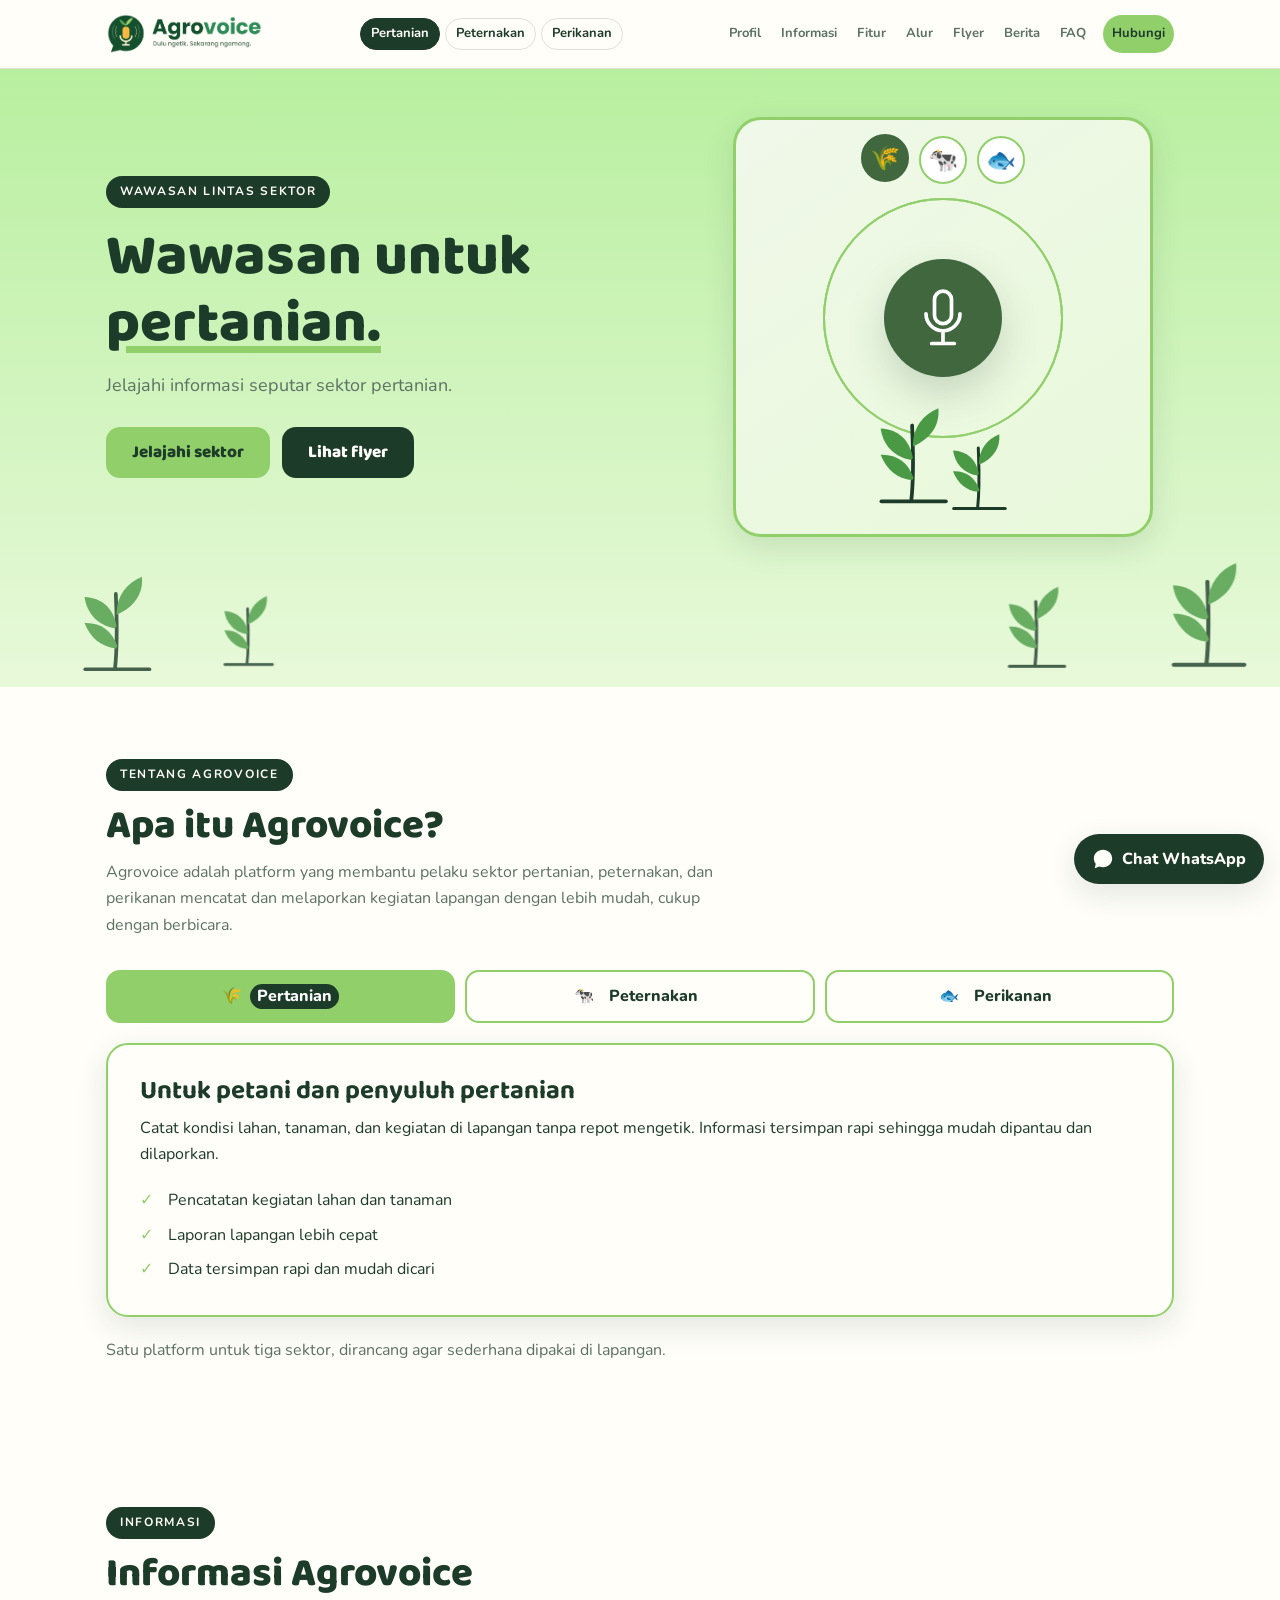
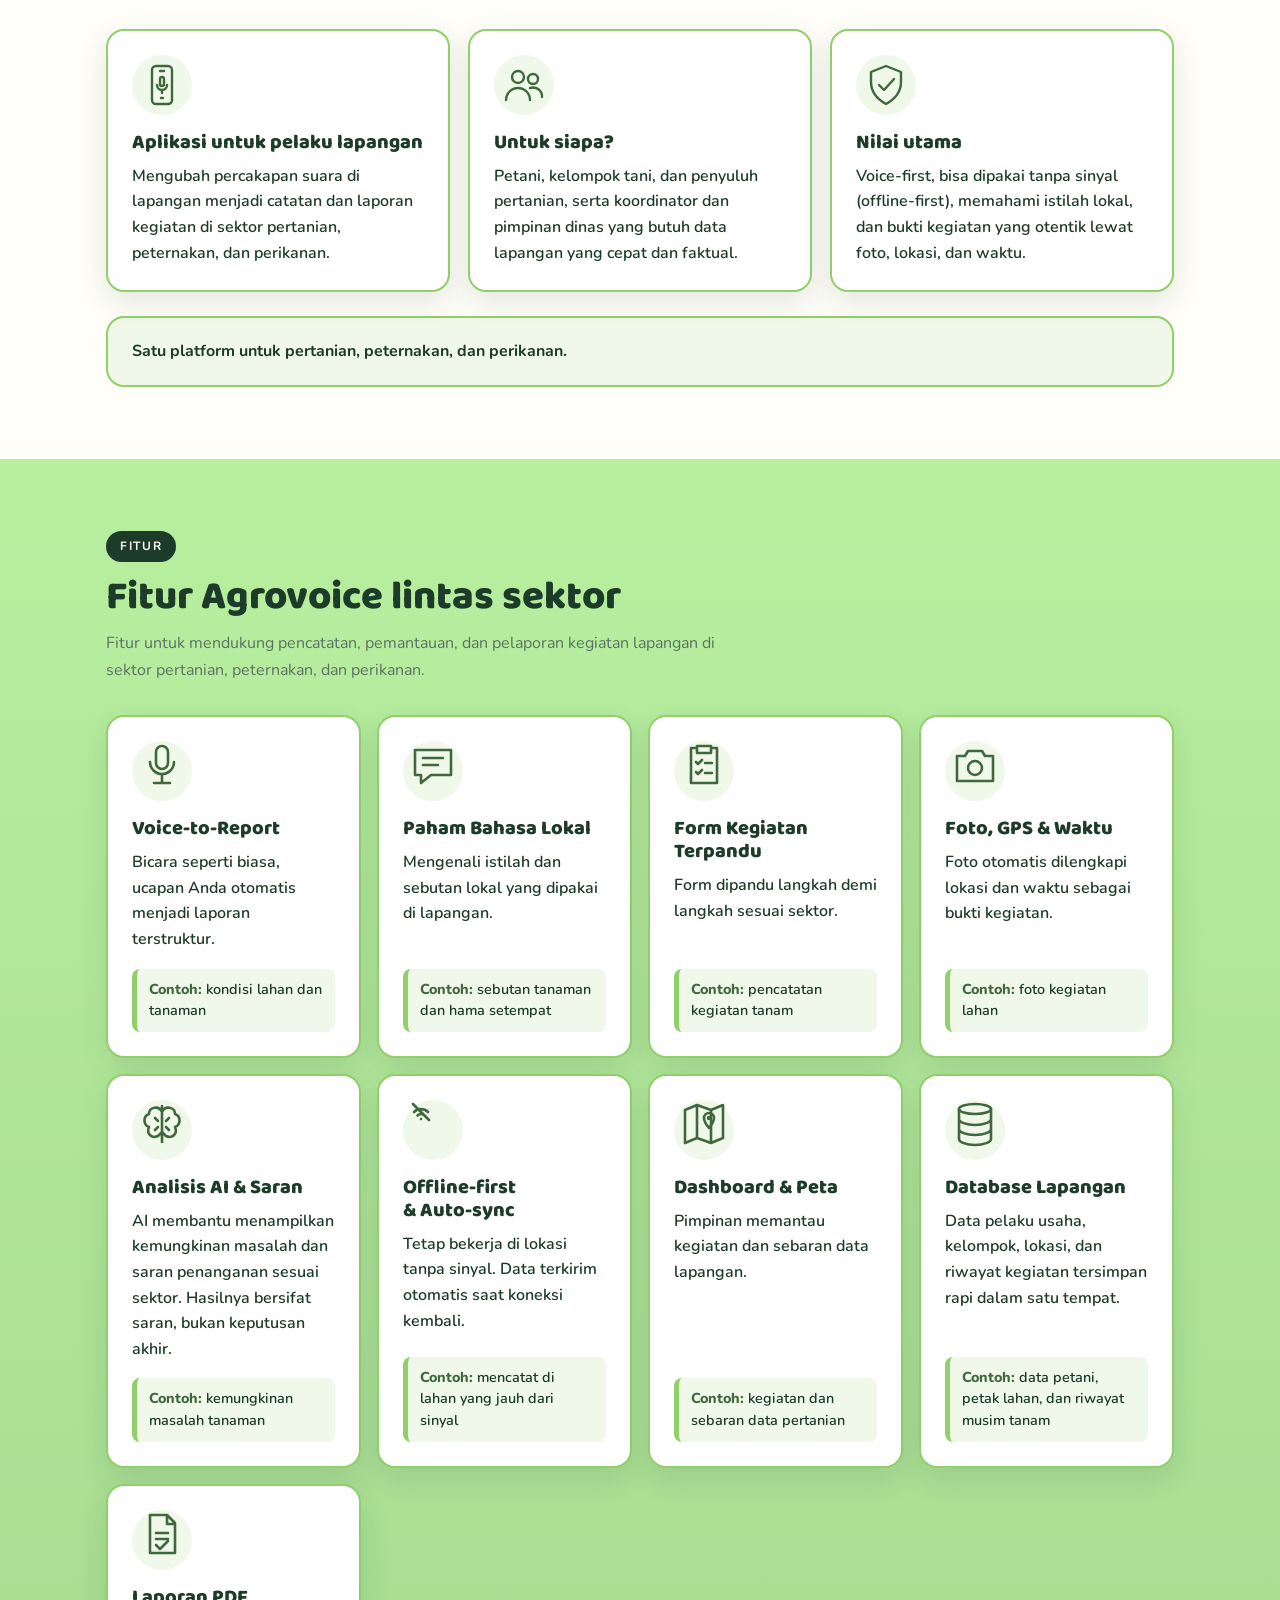
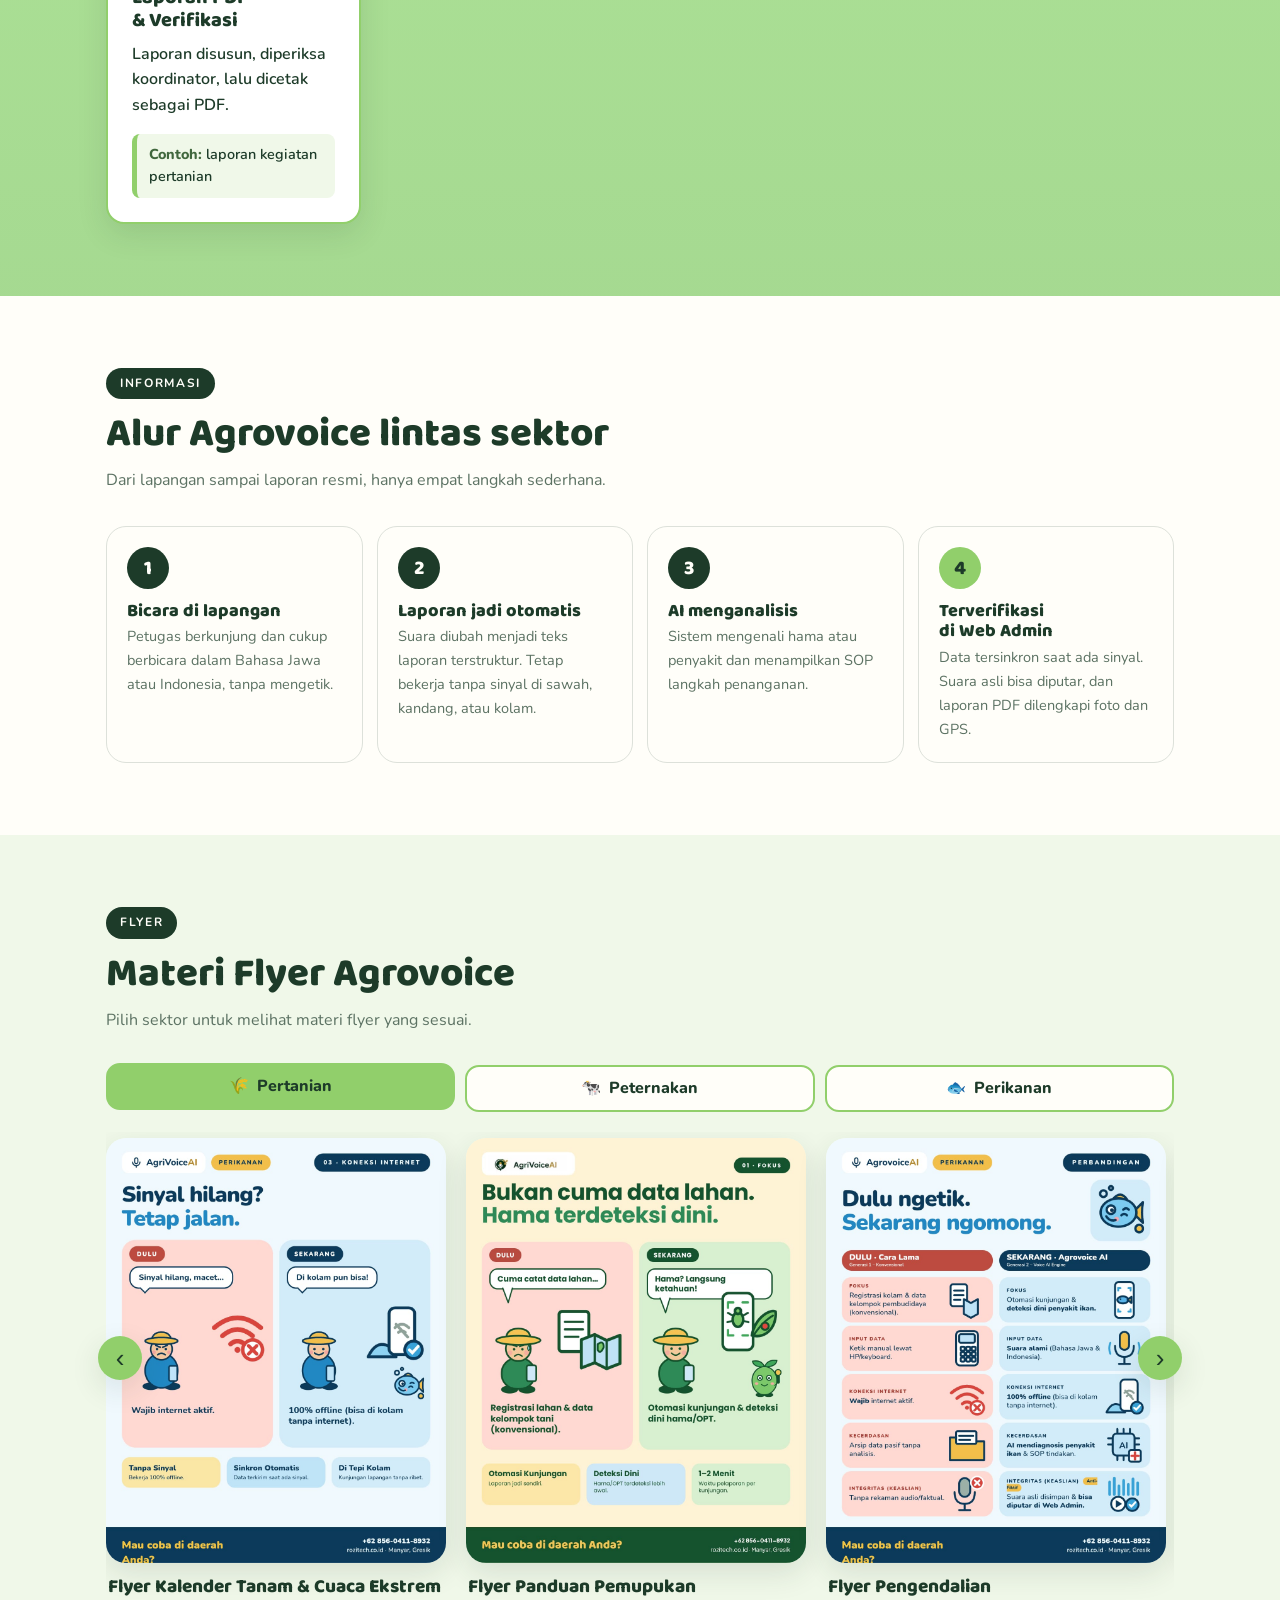
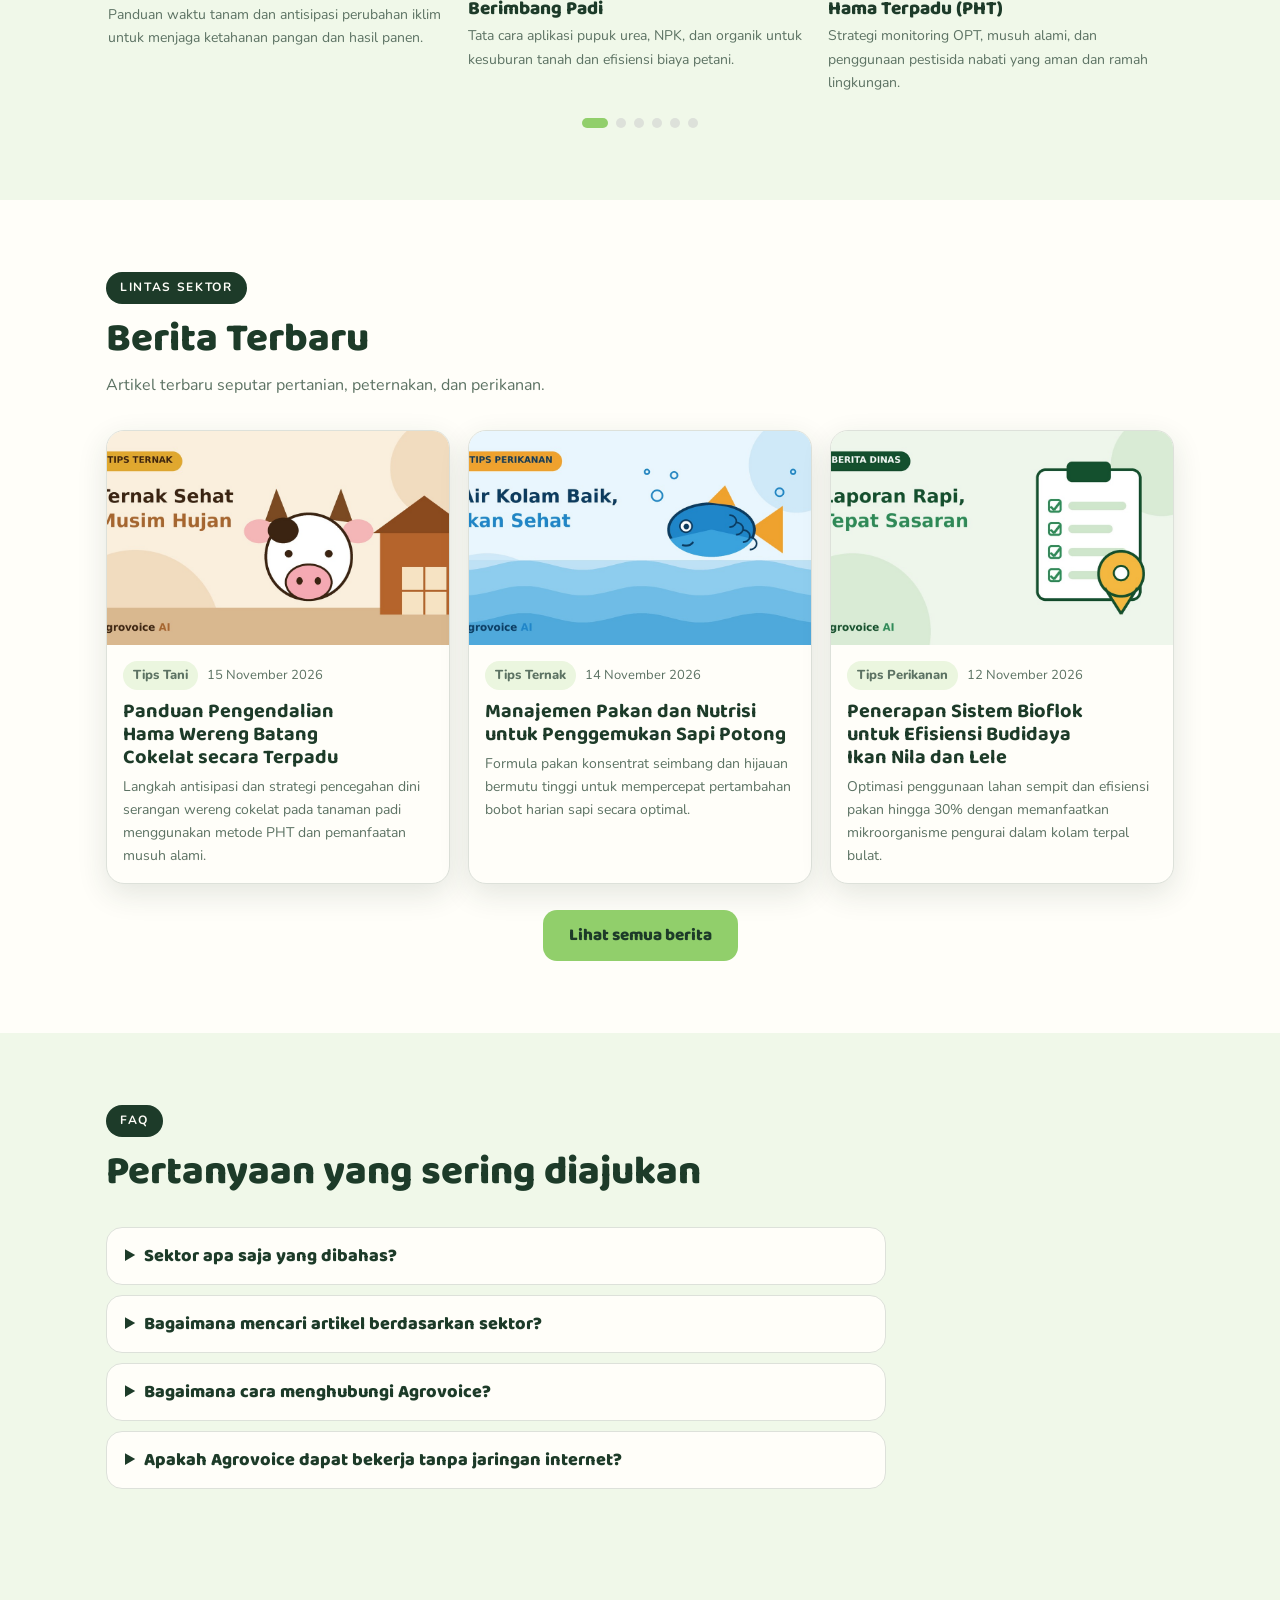
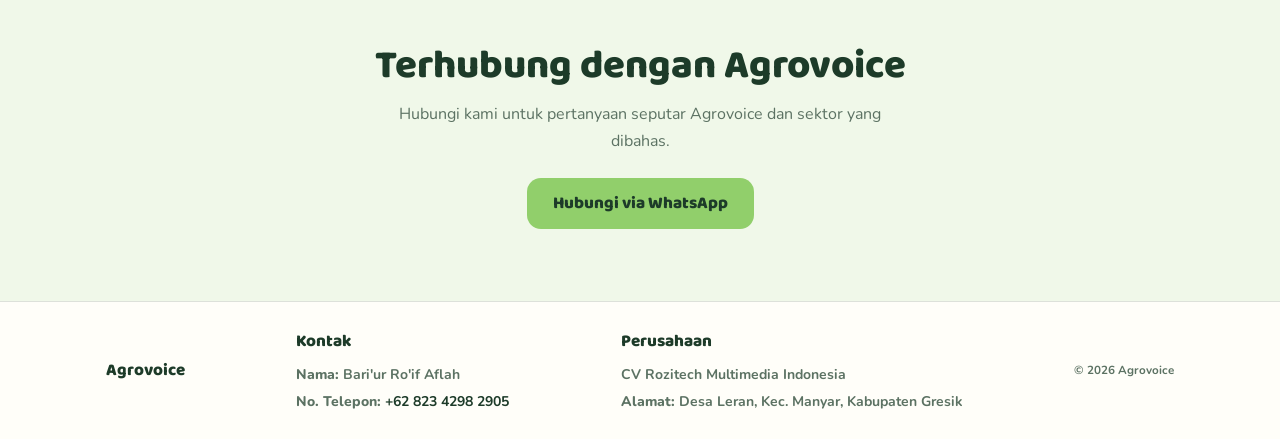
<file: index.html>
<!doctype html>
<html lang="id">
<head>
    <meta charset="utf-8">
    <meta name="viewport" content="width=device-width, initial-scale=1, viewport-fit=cover">
    <meta name="color-scheme" content="light">
    <meta name="description" content="Agrovoice menghubungkan informasi dan teknologi untuk sektor pertanian, peternakan, dan perikanan.">
    <meta property="og:title" content="Agrovoice - Pertanian, Peternakan, dan Perikanan">
    <meta property="og:description" content="Informasi dan teknologi untuk sektor pertanian, peternakan, dan perikanan.">
    <meta property="og:type" content="website">
    <meta property="og:image" content="./assets/images/app-screen.jpg">
    <link rel="icon" type="image/png" href="./assets/images/logo-agrovoice.png">
    <link rel="preconnect" href="https://fonts.googleapis.com">
    <link rel="preconnect" href="https://fonts.gstatic.com" crossorigin>
    <link rel="stylesheet" href="https://fonts.googleapis.com/css2?family=Baloo+2:wght@600;800&family=Nunito:wght@400;600;700;800&display=swap">
    <link rel="stylesheet" href="./css/site-theme.css">
    <link rel="stylesheet" href="./css/home.css">
    <script src="./js/home.js" defer></script>
    <title>Agrovoice - Teknologi untuk Pertanian, Peternakan, dan Perikanan</title>
</head>
<body data-theme="tani">
<header><div class="w">
    <a class="logo" href="#beranda"><img src="./assets/images/logo-agrovoice.png" alt="Agrovoice"></a>
    <div class="theme-picker" role="group" aria-label="Pilih tema sektor">
        <button type="button" class="theme-button" data-theme-choice="tani" aria-pressed="true">Pertanian</button>
        <button type="button" class="theme-button" data-theme-choice="ternak" aria-pressed="false">Peternakan</button>
        <button type="button" class="theme-button" data-theme-choice="ikan" aria-pressed="false">Perikanan</button>
    </div>
    <nav aria-label="Navigasi utama">
        <button class="menu-toggle" type="button" aria-label="Buka menu" aria-expanded="false" aria-controls="site-menu"><span></span><span></span><span></span></button>
        <div class="nav-links" id="site-menu">
            <a href="#tentang">Profil</a>
            <a href="#informasi">Informasi</a>
            <a href="#fitur">Fitur</a>
            <a href="#alur">Alur</a>
            <a href="#galeri">Flyer</a>
            <a href="berita.html">Berita</a>
            <a href="#faq">FAQ</a>
        </div>
        <a class="cta-n" href="#kontak">Hubungi</a>
    </nav>
</div></header>

<main>
<div class="hero" id="beranda"><div class="w hero-in">
    <div>
        <span class="pill">Wawasan lintas sektor</span>
        <h1 id="hero-title">Informasi untuk <em>tumbuh bersama.</em></h1>
        <p class="lead" id="hero-lead">Jelajahi wawasan seputar pertanian, peternakan, dan perikanan.</p>
        <div class="acts"><a class="btn" href="#informasi">Jelajahi sektor</a><a class="btn d" href="#galeri">Lihat flyer</a></div>
    </div>
    <div class="stage">
        <div class="stage-card">
            <div class="stage-sector-picker" role="group" aria-label="Pilih sektor ilustrasi">
                <button class="stage-sector-button" type="button" data-theme-choice="tani" aria-label="Pilih tema Pertanian" aria-pressed="true"><span aria-hidden="true">🌾</span></button>
                <button class="stage-sector-button" type="button" data-theme-choice="ternak" aria-label="Pilih tema Peternakan" aria-pressed="false"><span aria-hidden="true">🐄</span></button>
                <button class="stage-sector-button" type="button" data-theme-choice="ikan" aria-label="Pilih tema Perikanan" aria-pressed="false"><span aria-hidden="true">🐟</span></button>
            </div>
            <div class="stage-voice-visual" aria-hidden="true">
                <span class="stage-wave"></span>
                <span class="stage-wave"></span>
                <span class="stage-wave"></span>
                <span class="stage-voice-orb">
                    <svg viewBox="0 0 48 48" focusable="false">
                        <g fill="none" stroke="currentColor" stroke-linecap="round" stroke-linejoin="round" stroke-width="2.6">
                            <rect x="18" y="5" width="12" height="23" rx="6" />
                            <path d="M12 21a12 12 0 0 0 24 0M24 33v9m-8 0h16" />
                        </g>
                    </svg>
                </span>
            </div>
            <svg class="stage-scene stage-scene--tani" viewBox="0 0 320 140" aria-hidden="true" focusable="false">
                <use class="plant sway" href="#ill-plant" x="85" y="0" width="90" height="124" />
                <use class="plant sway sway-late" href="#ill-plant" x="160" y="30" width="72" height="100" />
            </svg>
            <svg class="stage-scene stage-scene--ternak" viewBox="0 0 340 140" aria-hidden="true" focusable="false">
                <use class="animal-cow float" href="#ill-cow" x="12" y="18" width="170" height="113" />
                <use class="animal-chicken float float-late" href="#ill-chicken" x="174" y="55" width="78" height="72" />
                <use class="animal-duck float" href="#ill-duck" x="242" y="62" width="88" height="72" />
            </svg>
            <svg class="stage-scene stage-scene--ikan" viewBox="0 0 340 140" aria-hidden="true" focusable="false">
                <use class="fish swim" href="#ill-fish" x="4" y="26" width="126" height="84" />
                <use class="turtle float" href="#ill-turtle" x="106" y="53" width="112" height="77" />
                <use class="coral sway" href="#ill-coral" x="241" y="14" width="88" height="116" />
            </svg>
        </div>
    </div>
</div>

<svg class="illustration-definitions" aria-hidden="true" focusable="false">
    <symbol id="ill-plant" viewBox="0 0 120 150">
        <path d="M58 144c4-38 2-68 1-99" fill="none" stroke="var(--ink)" stroke-linecap="round" stroke-width="5"/>
        <path d="M58 91C34 87 20 70 17 49c23 1 39 15 43 39Zm2-21c1-23 13-39 34-48 2 22-9 40-34 51Zm-1 48c-20-2-34-14-42-34 21-1 37 10 44 31Z" fill="currentColor"/>
        <path d="M18 146h86" fill="none" stroke="var(--ink)" stroke-linecap="round" stroke-width="5"/>
    </symbol>
    <symbol id="ill-cow" viewBox="0 0 180 120">
        <path d="M43 32 27 16l-7 25m116-9 17-16 5 26" fill="currentColor" stroke="var(--ink)" stroke-linejoin="round" stroke-width="4"/>
        <path d="M41 34c10-15 76-16 91 0l11 42c2 14-9 23-22 23H47c-14 0-23-9-20-22Z" fill="currentColor" stroke="var(--ink)" stroke-width="4"/>
        <path d="M53 40c8-5 18-3 21 5l-4 14-18 2-7-8Zm43 30c5-7 20-7 25 0l-4 17-17 2-8-9Z" fill="var(--ink)"/>
        <path d="M65 98v17m51-17v17m-73-17v17m73-17v17" stroke="var(--ink)" stroke-linecap="round" stroke-width="7"/>
        <path d="M52 56c-17 2-25 16-21 27 3 8 12 11 22 8 9-3 13-10 13-18" fill="currentColor" stroke="var(--ink)" stroke-width="4"/>
        <circle cx="48" cy="72" r="2.5" fill="var(--ink)"/>
    </symbol>
    <symbol id="ill-goat" viewBox="0 0 150 130">
        <path d="M45 37 35 13l20 16m54 8 12-24-21 16" fill="currentColor" stroke="var(--ink)" stroke-linejoin="round" stroke-width="4"/>
        <path d="M39 37c15-13 65-13 78 2l-4 39c-2 17-14 25-35 25H55c-16 0-24-9-23-24Z" fill="currentColor" stroke="var(--ink)" stroke-width="4"/>
        <path d="M51 47c-10-12-17-10-20 1m75 0c11-12 18-10 21 1" fill="none" stroke="var(--ink)" stroke-linecap="round" stroke-width="5"/>
        <path d="M52 99v22m48-22v22m-42-51c2-7 12-7 14 0m18 0c2-7 12-7 14 0" fill="none" stroke="var(--ink)" stroke-linecap="round" stroke-width="5"/>
        <path d="M68 83c5 7 16 7 21 0" fill="none" stroke="var(--ink)" stroke-linecap="round" stroke-width="3"/>
    </symbol>
    <symbol id="ill-chicken" viewBox="0 0 120 110">
        <path d="M31 83c-7-28 4-54 29-59 23-5 39 12 39 35 0 24-17 37-41 37H40Z" fill="currentColor" stroke="var(--ink)" stroke-width="4"/>
        <path d="m88 31 12-12 3 16 13-4-10 17m-55 54v9m22-9v9" fill="none" stroke="var(--ink)" stroke-linecap="round" stroke-linejoin="round" stroke-width="5"/>
        <path d="m99 43 18 7-18 8Z" fill="var(--art-coral)"/>
        <circle cx="92" cy="39" r="3" fill="var(--ink)"/>
        <path d="M25 67 8 57l5 22-11 10 24-2" fill="currentColor" stroke="var(--ink)" stroke-linejoin="round" stroke-width="4"/>
    </symbol>
    <symbol id="ill-duck" viewBox="0 0 130 105">
        <path d="M23 77c0-20 19-35 45-35 15 0 24 6 31 16 8 11 3 27-9 34H41c-11 0-18-5-18-15Z" fill="currentColor" stroke="var(--ink)" stroke-width="4"/>
        <path d="M65 44c-3-15 4-27 17-29 12-2 21 6 21 17 0 8-5 13-11 17m-50 42-4 8m37-8 4 8" fill="none" stroke="var(--ink)" stroke-linecap="round" stroke-width="5"/>
        <path d="m100 33 23 5-23 8Z" fill="var(--art-coral)"/>
        <circle cx="91" cy="29" r="3" fill="var(--ink)"/>
    </symbol>
    <symbol id="ill-fish" viewBox="0 0 150 100">
        <path d="M25 50C42 23 92 19 119 48c-24 34-71 36-94 2L8 72V29Z" fill="currentColor" stroke="var(--ink)" stroke-linejoin="round" stroke-width="4"/>
        <path d="m62 30 16 20-17 19" fill="none" stroke="var(--ink)" stroke-width="3"/>
        <circle cx="101" cy="44" r="4" fill="var(--ink)"/>
    </symbol>
    <symbol id="ill-turtle" viewBox="0 0 160 110">
        <path d="M34 59c3-26 22-40 50-40s48 14 51 40c-4 22-22 32-51 32S38 81 34 59Z" fill="currentColor" stroke="var(--ink)" stroke-width="4"/>
        <path d="M54 57c5-17 17-25 31-25s27 8 32 25c-5 16-17 24-32 24S59 73 54 57Z" fill="none" stroke="var(--ink)" stroke-width="3"/>
        <path d="m42 39-16-13-5 24m104-11 16-13 5 24M52 85l-8 18m70-18 8 18" fill="currentColor" stroke="var(--ink)" stroke-linecap="round" stroke-linejoin="round" stroke-width="4"/>
        <circle cx="143" cy="56" r="13" fill="currentColor" stroke="var(--ink)" stroke-width="4"/>
        <circle cx="147" cy="53" r="2.5" fill="var(--ink)"/>
    </symbol>
    <symbol id="ill-coral" viewBox="0 0 140 130">
        <path d="M23 124V79l-13-18m13 36 24-26V41m-24 45L5 76m42 14 21-19V48m-21 30L34 64m34 31 23-20V32m-23 36L55 52m47 75V84l18-16m-18 37-22-20m22-1 17-17m-17 45 13-9" fill="none" stroke="currentColor" stroke-linecap="round" stroke-linejoin="round" stroke-width="10"/>
        <path d="M6 126h126" fill="none" stroke="var(--ink)" stroke-linecap="round" stroke-width="5"/>
    </symbol>
    <symbol id="ill-bubble" viewBox="0 0 24 24">
        <circle cx="12" cy="12" r="8" fill="none" stroke="currentColor" stroke-width="3"/>
        <circle cx="9" cy="9" r="2" fill="currentColor"/>
    </symbol>
</svg>

<svg class="hero-scene hero-scene--tani" viewBox="0 0 1440 190" preserveAspectRatio="xMidYMax slice" aria-hidden="true">
    <use class="plant sway" href="#ill-plant" x="85" y="46" width="100" height="130"/>
    <use class="plant sway sway-late" href="#ill-plant" x="245" y="73" width="74" height="96"/>
    <use class="plant sway" href="#ill-plant" x="1120" y="60" width="86" height="112"/>
    <use class="plant sway sway-late" href="#ill-plant" x="1300" y="28" width="110" height="144"/>
</svg>
<svg class="hero-scene hero-scene--ternak" viewBox="0 0 1440 190" preserveAspectRatio="xMidYMax slice" aria-hidden="true">
    <use class="animal animal-cow float" href="#ill-cow" x="90" y="48" width="180" height="120"/>
    <use class="animal animal-goat float float-late" href="#ill-goat" x="375" y="52" width="140" height="120"/>
    <use class="animal animal-chicken float" href="#ill-chicken" x="970" y="82" width="92" height="84"/>
    <use class="animal animal-duck float float-late" href="#ill-duck" x="1180" y="78" width="110" height="90"/>
</svg>
<svg class="hero-scene hero-scene--ikan" viewBox="0 0 1440 190" preserveAspectRatio="xMidYMax slice" aria-hidden="true">
    <use class="fish swim" href="#ill-fish" x="92" y="42" width="130" height="88"/>
    <use class="turtle float" href="#ill-turtle" x="470" y="74" width="130" height="90"/>
    <use class="coral sway" href="#ill-coral" x="890" y="51" width="105" height="124"/>
    <use class="fish swim swim-late" href="#ill-fish" x="1160" y="65" width="115" height="76"/>
    <use class="bubble bubble-one" href="#ill-bubble" x="310" y="107" width="22" height="22"/>
    <use class="bubble bubble-two" href="#ill-bubble" x="720" y="117" width="16" height="16"/>
    <use class="bubble bubble-one" href="#ill-bubble" x="1340" y="96" width="20" height="20"/>
</svg>
</div>

<!-- SECTION: TENTANG -->
<section class="about-section" id="tentang">
    <div class="w">
        <div class="head">
            <span class="pill">Tentang Agrovoice</span>
            <h2>Apa itu Agrovoice?</h2>
            <p>Agrovoice adalah platform yang membantu pelaku sektor pertanian, peternakan, dan perikanan mencatat dan melaporkan kegiatan lapangan dengan lebih mudah, cukup dengan berbicara.</p>
        </div>

        <div class="about-tabs" role="tablist" aria-label="Pilih sektor Agrovoice">
            <button class="about-tab" id="about-tab-tani" type="button" role="tab" aria-selected="true" aria-controls="about-panel-tani" tabindex="0" data-theme-choice="tani">
                <span class="about-tab-icon" aria-hidden="true">🌾</span>
                <span class="about-tab-label">Pertanian</span>
            </button>
            <button class="about-tab" id="about-tab-ternak" type="button" role="tab" aria-selected="false" aria-controls="about-panel-ternak" tabindex="-1" data-theme-choice="ternak">
                <span class="about-tab-icon" aria-hidden="true">🐄</span>
                <span class="about-tab-label">Peternakan</span>
            </button>
            <button class="about-tab" id="about-tab-ikan" type="button" role="tab" aria-selected="false" aria-controls="about-panel-ikan" tabindex="-1" data-theme-choice="ikan">
                <span class="about-tab-icon" aria-hidden="true">🐟</span>
                <span class="about-tab-label">Perikanan</span>
            </button>
        </div>

        <div class="about-panels">
            <div class="about-panel" id="about-panel-tani" role="tabpanel" aria-labelledby="about-tab-tani" tabindex="0" data-about-panel="tani">
                <h3>Untuk petani dan penyuluh pertanian</h3>
                <p>Catat kondisi lahan, tanaman, dan kegiatan di lapangan tanpa repot mengetik. Informasi tersimpan rapi sehingga mudah dipantau dan dilaporkan.</p>
                <ul>
                    <li>Pencatatan kegiatan lahan dan tanaman</li>
                    <li>Laporan lapangan lebih cepat</li>
                    <li>Data tersimpan rapi dan mudah dicari</li>
                </ul>
            </div>
            <div class="about-panel" id="about-panel-ternak" role="tabpanel" aria-labelledby="about-tab-ternak" tabindex="0" data-about-panel="ternak" hidden>
                <h3>Untuk peternak dan petugas peternakan</h3>
                <p>Catat kegiatan dan kondisi ternak seperti sapi, kambing, ayam, dan bebek dengan cepat, sehingga perkembangan ternak lebih mudah dipantau.</p>
                <ul>
                    <li>Pencatatan kegiatan dan kondisi ternak</li>
                    <li>Laporan kunjungan lebih praktis</li>
                    <li>Riwayat data ternak tersimpan rapi</li>
                </ul>
            </div>
            <div class="about-panel" id="about-panel-ikan" role="tabpanel" aria-labelledby="about-tab-ikan" tabindex="0" data-about-panel="ikan" hidden>
                <h3>Untuk pembudidaya dan pelaku perikanan</h3>
                <p>Catat kegiatan budidaya dan hasil perikanan dengan mudah, dari kolam hingga tambak, agar kondisi usaha selalu terpantau.</p>
                <ul>
                    <li>Pencatatan kegiatan budidaya</li>
                    <li>Laporan hasil dan kondisi usaha</li>
                    <li>Data terkumpul dalam satu tempat</li>
                </ul>
            </div>
        </div>

        <p class="about-closing">Satu platform untuk tiga sektor, dirancang agar sederhana dipakai di lapangan.</p>
    </div>
</section>

<!-- SECTION: INFORMASI -->
<section class="information-section" id="informasi">
    <div class="w">
        <div class="head">
            <span class="pill">Informasi</span>
            <h2>Informasi <em>Agrovoice</em></h2>
        </div>

        <div class="information-grid">
            <article class="k feature-card info-card" tabindex="0">
                <span class="icon-badge" aria-hidden="true">
                    <svg viewBox="0 0 48 48" focusable="false">
                        <g fill="none" stroke="currentColor" stroke-linecap="round" stroke-linejoin="round" stroke-width="2.4">
                            <rect x="14" y="5" width="20" height="38" rx="4" />
                            <path d="M22 10h4m-3 27h2" />
                            <rect x="22" y="16" width="4" height="9" rx="2" />
                            <path d="M19 24a5 5 0 0 0 10 0m-5 5v3" />
                        </g>
                    </svg>
                </span>
                <h3>Aplikasi untuk pelaku lapangan</h3>
                <p>Mengubah percakapan suara di lapangan menjadi catatan dan laporan kegiatan di sektor pertanian, peternakan, dan perikanan.</p>
            </article>

            <article class="k feature-card info-card" tabindex="0">
                <span class="icon-badge" aria-hidden="true">
                    <svg viewBox="0 0 48 48" focusable="false">
                        <g fill="none" stroke="currentColor" stroke-linecap="round" stroke-linejoin="round" stroke-width="2.4">
                            <circle cx="18" cy="16" r="6" />
                            <circle cx="33" cy="18" r="5" />
                            <path d="M6 39a12 12 0 0 1 24 0m0-12a9 9 0 0 1 12 9" />
                        </g>
                    </svg>
                </span>
                <h3>Untuk siapa?</h3>
                <div class="info-theme-copy">
                    <p data-info-theme="tani">Petani, kelompok tani, dan penyuluh pertanian, serta koordinator dan pimpinan dinas yang butuh data lapangan yang cepat dan faktual.</p>
                    <p data-info-theme="ternak" hidden>Peternak, kelompok ternak, dan petugas peternakan, serta koordinator dan pimpinan dinas yang butuh data lapangan yang cepat dan faktual.</p>
                    <p data-info-theme="ikan" hidden>Pembudidaya ikan, kelompok pembudidaya, dan penyuluh perikanan, serta koordinator dan pimpinan dinas yang butuh data lapangan yang cepat dan faktual.</p>
                </div>
            </article>

            <article class="k feature-card info-card" tabindex="0">
                <span class="icon-badge" aria-hidden="true">
                    <svg viewBox="0 0 48 48" focusable="false">
                        <g fill="none" stroke="currentColor" stroke-linecap="round" stroke-linejoin="round" stroke-width="2.4">
                            <path d="M24 5 39 11v10c0 10-6 17-15 22C15 38 9 31 9 21V11z" />
                            <path d="m17 24 5 5 10-11" />
                        </g>
                    </svg>
                </span>
                <h3>Nilai utama</h3>
                <p>Voice-first, bisa dipakai tanpa sinyal (offline-first), memahami istilah lokal, dan bukti kegiatan yang otentik lewat foto, lokasi, dan waktu.</p>
            </article>
        </div>

        <div class="info-callout">
            <p>Satu platform untuk pertanian, peternakan, dan perikanan.</p>
        </div>
    </div>
</section>

<!-- SECTION: FITUR -->
<section class="cream" id="fitur"><div class="w">
    <div class="head">
        <span class="pill">Fitur</span>
        <h2>Fitur Agrovoice <em>lintas sektor</em></h2>
        <p>Fitur untuk mendukung pencatatan, pemantauan, dan pelaporan kegiatan lapangan di sektor pertanian, peternakan, dan perikanan.</p>
    </div>
    <div class="grid feature-grid">
        <!-- 1. Voice-to-Report -->
        <article class="k feature-card" tabindex="0">
            <span class="icon-badge" aria-hidden="true">
                <svg class="feature-icon" viewBox="0 0 48 48" focusable="false">
                    <g fill="none" stroke="currentColor" stroke-linecap="round" stroke-linejoin="round" stroke-width="2.6">
                        <rect x="18" y="5" width="12" height="23" rx="6" />
                        <path d="M12 21a12 12 0 0 0 24 0M24 33v9m-8 0h16" />
                    </g>
                </svg>
            </span>
            <h3>Voice-to-Report</h3>
            <p>Bicara seperti biasa, ucapan Anda otomatis menjadi laporan terstruktur.</p>
            <div class="feature-examples">
                <p data-feature-example="tani"><strong>Contoh:</strong> kondisi lahan dan tanaman</p>
                <p data-feature-example="ternak" hidden><strong>Contoh:</strong> kondisi dan kegiatan ternak</p>
                <p data-feature-example="ikan" hidden><strong>Contoh:</strong> kegiatan budidaya dan hasil panen</p>
            </div>
        </article>

        <!-- 2. Paham Bahasa Lokal -->
        <article class="k feature-card" tabindex="0">
            <span class="icon-badge" aria-hidden="true">
                <svg class="feature-icon" viewBox="0 0 48 48" focusable="false">
                    <g fill="none" stroke="currentColor" stroke-linecap="round" stroke-linejoin="round" stroke-width="2.6">
                        <path d="M6 9h36v25H22l-10 8v-8H6z" />
                        <path d="M14 17h20M14 24h15" />
                    </g>
                </svg>
            </span>
            <h3>Paham Bahasa Lokal</h3>
            <p>Mengenali istilah dan sebutan lokal yang dipakai di lapangan.</p>
            <div class="feature-examples">
                <p data-feature-example="tani"><strong>Contoh:</strong> sebutan tanaman dan hama setempat</p>
                <p data-feature-example="ternak" hidden><strong>Contoh:</strong> sebutan ternak dan penyakit setempat</p>
                <p data-feature-example="ikan" hidden><strong>Contoh:</strong> sebutan jenis ikan dan budidaya setempat</p>
            </div>
        </article>

        <!-- 3. Form Kegiatan Terpandu -->
        <article class="k feature-card" tabindex="0">
            <span class="icon-badge" aria-hidden="true">
                <svg class="feature-icon" viewBox="0 0 48 48" focusable="false">
                    <g fill="none" stroke="currentColor" stroke-linecap="round" stroke-linejoin="round" stroke-width="2.6">
                        <path d="M16 7h-5v35h26V7h-5M17 5h14v7H17z" />
                        <path d="m16 21 2 2 4-4m3 3h7m-16 9 2 2 4-4m3 3h7" />
                    </g>
                </svg>
            </span>
            <h3>Form Kegiatan Terpandu</h3>
            <p>Form dipandu langkah demi langkah sesuai sektor.</p>
            <div class="feature-examples">
                <p data-feature-example="tani"><strong>Contoh:</strong> pencatatan kegiatan tanam</p>
                <p data-feature-example="ternak" hidden><strong>Contoh:</strong> pencatatan kegiatan ternak</p>
                <p data-feature-example="ikan" hidden><strong>Contoh:</strong> pencatatan kegiatan budidaya</p>
            </div>
        </article>

        <!-- 4. Foto, GPS & Waktu -->
        <article class="k feature-card" tabindex="0">
            <span class="icon-badge" aria-hidden="true">
                <svg class="feature-icon" viewBox="0 0 48 48" focusable="false">
                    <g fill="none" stroke="currentColor" stroke-linecap="round" stroke-linejoin="round" stroke-width="2.6">
                        <path d="M6 15h8l3-5h14l3 5h8v25H6z" />
                        <circle cx="24" cy="27" r="7" />
                    </g>
                </svg>
            </span>
            <h3>Foto, GPS &amp; Waktu</h3>
            <p>Foto otomatis dilengkapi lokasi dan waktu sebagai bukti kegiatan.</p>
            <div class="feature-examples">
                <p data-feature-example="tani"><strong>Contoh:</strong> foto kegiatan lahan</p>
                <p data-feature-example="ternak" hidden><strong>Contoh:</strong> foto kegiatan ternak</p>
                <p data-feature-example="ikan" hidden><strong>Contoh:</strong> foto kegiatan budidaya</p>
            </div>
        </article>

        <!-- 5. Analisis AI & Saran -->
        <article class="k feature-card" tabindex="0">
            <span class="icon-badge" aria-hidden="true">
                <svg class="feature-icon" viewBox="0 0 48 48" focusable="false">
                    <g fill="none" stroke="currentColor" stroke-linecap="round" stroke-linejoin="round" stroke-width="2.6">
                        <path d="M24 6v36M24 12c-3-7-13-5-13 2-6 2-6 11 0 13-3 7 3 12 9 9l4-4m0-20c3-7 13-5 13 2 6 2 6 11 0 13 3 7-3 12-9 9l-4-4" />
                        <path d="m17 18 3 3m11-3-3 3m-11 9 3-3m11 3-3-3" />
                    </g>
                </svg>
            </span>
            <h3>Analisis AI &amp; Saran</h3>
            <p>AI membantu menampilkan kemungkinan masalah dan saran penanganan sesuai sektor. Hasilnya bersifat saran, bukan keputusan akhir.</p>
            <div class="feature-examples">
                <p data-feature-example="tani"><strong>Contoh:</strong> kemungkinan masalah tanaman</p>
                <p data-feature-example="ternak" hidden><strong>Contoh:</strong> kemungkinan masalah ternak</p>
                <p data-feature-example="ikan" hidden><strong>Contoh:</strong> kemungkinan masalah budidaya</p>
            </div>
        </article>

        <!-- 6. Offline-first & Auto-sync -->
        <article class="k feature-card" tabindex="0">
            <span class="icon-badge" aria-hidden="true">
                <svg class="feature-icon" viewBox="0 0 48 48" focusable="false">
                    <g fill="none" stroke="currentColor" stroke-linecap="round" stroke-linejoin="round" stroke-width="2.6">
                        <path d="M5 12a10 10 0 0 1 14 0M8.5 15.5a5 5 0 0 1 7 0M12 19h.01M4 4l16 16" />
                    </g>
                </svg>
            </span>
            <h3>Offline-first &amp; Auto-sync</h3>
            <p>Tetap bekerja di lokasi tanpa sinyal. Data terkirim otomatis saat koneksi kembali.</p>
            <div class="feature-examples">
                <p data-feature-example="tani"><strong>Contoh:</strong> mencatat di lahan yang jauh dari sinyal</p>
                <p data-feature-example="ternak" hidden><strong>Contoh:</strong> mencatat di kandang yang sinyalnya lemah</p>
                <p data-feature-example="ikan" hidden><strong>Contoh:</strong> mencatat di kolam atau tambak yang sulit sinyal</p>
            </div>
        </article>

        <!-- 7. Dashboard & Peta -->
        <article class="k feature-card" tabindex="0">
            <span class="icon-badge" aria-hidden="true">
                <svg class="feature-icon" viewBox="0 0 48 48" focusable="false">
                    <g fill="none" stroke="currentColor" stroke-linecap="round" stroke-linejoin="round" stroke-width="2.6">
                        <path d="m5 10 12-5 14 5 12-5v33l-12 5-14-5-12 5zM17 5v33m14-28v33" />
                        <path d="M24 18a5 5 0 1 1 10 0c0 4-5 10-5 10s-5-6-5-10z" />
                        <circle cx="29" cy="18" r="1" />
                    </g>
                </svg>
            </span>
            <h3>Dashboard &amp; Peta</h3>
            <p>Pimpinan memantau kegiatan dan sebaran data lapangan.</p>
            <div class="feature-examples">
                <p data-feature-example="tani"><strong>Contoh:</strong> kegiatan dan sebaran data pertanian</p>
                <p data-feature-example="ternak" hidden><strong>Contoh:</strong> kegiatan dan sebaran data peternakan</p>
                <p data-feature-example="ikan" hidden><strong>Contoh:</strong> kegiatan dan sebaran data perikanan</p>
            </div>
        </article>

        <!-- 8. Database Lapangan -->
        <article class="k feature-card" tabindex="0">
            <span class="icon-badge" aria-hidden="true">
                <svg class="feature-icon" viewBox="0 0 48 48" focusable="false">
                    <g fill="none" stroke="currentColor" stroke-linecap="round" stroke-linejoin="round" stroke-width="2.6">
                        <ellipse cx="24" cy="9" rx="16" ry="5" />
                        <path d="M8 9v30c0 3 7 6 16 6s16-3 16-6V9M8 19c0 3 7 6 16 6s16-3 16-6M8 29c0 3 7 6 16 6s16-3 16-6" />
                    </g>
                </svg>
            </span>
            <h3>Database Lapangan</h3>
            <p>Data pelaku usaha, kelompok, lokasi, dan riwayat kegiatan tersimpan rapi dalam satu tempat.</p>
            <div class="feature-examples">
                <p data-feature-example="tani"><strong>Contoh:</strong> data petani, petak lahan, dan riwayat musim tanam</p>
                <p data-feature-example="ternak" hidden><strong>Contoh:</strong> data peternak, kandang, dan riwayat perkembangan ternak</p>
                <p data-feature-example="ikan" hidden><strong>Contoh:</strong> data pembudidaya, kolam atau tambak, dan riwayat tebar dan panen</p>
            </div>
        </article>

        <!-- 9. Laporan PDF & Verifikasi -->
        <article class="k feature-card" tabindex="0">
            <span class="icon-badge" aria-hidden="true">
                <svg class="feature-icon" viewBox="0 0 48 48" focusable="false">
                    <g fill="none" stroke="currentColor" stroke-linecap="round" stroke-linejoin="round" stroke-width="2.6">
                        <path d="M12 5h17l8 8v30H12zM29 5v9h8" />
                        <path d="M18 23h12m-12 6h12m-12 6 4 4 8-8" />
                    </g>
                </svg>
            </span>
            <h3>Laporan PDF &amp; Verifikasi</h3>
            <p>Laporan disusun, diperiksa koordinator, lalu dicetak sebagai PDF.</p>
            <div class="feature-examples">
                <p data-feature-example="tani"><strong>Contoh:</strong> laporan kegiatan pertanian</p>
                <p data-feature-example="ternak" hidden><strong>Contoh:</strong> laporan kegiatan peternakan</p>
                <p data-feature-example="ikan" hidden><strong>Contoh:</strong> laporan kegiatan perikanan</p>
            </div>
        </article>
    </div>
</div></section>

<!-- SECTION: ALUR -->
<section id="alur"><div class="w">
    <div class="head">
        <span class="pill">Informasi</span>
        <h2>Alur Agrovoice <em>lintas sektor</em></h2>
        <p>Dari lapangan sampai laporan resmi, hanya empat langkah sederhana.</p>
    </div>
    <div class="steps">
        <div class="step">
            <h3>Bicara di lapangan</h3>
            <p>Petugas berkunjung dan cukup berbicara dalam Bahasa Jawa atau Indonesia, tanpa mengetik.</p>
        </div>
        <div class="step">
            <h3>Laporan jadi otomatis</h3>
            <p>Suara diubah menjadi teks laporan terstruktur. Tetap bekerja tanpa sinyal di sawah, kandang, atau kolam.</p>
        </div>
        <div class="step">
            <h3>AI menganalisis</h3>
            <p>Sistem mengenali hama atau penyakit dan menampilkan SOP langkah penanganan.</p>
        </div>
        <div class="step">
            <h3>Terverifikasi di Web Admin</h3>
            <p>Data tersinkron saat ada sinyal. Suara asli bisa diputar, dan laporan PDF dilengkapi foto dan GPS.</p>
        </div>
    </div>
</div></section>

<!-- SECTION: FLYER GALLERY -->
<section id="galeri"><div class="w">
    <div class="head">
        <span class="pill">Flyer</span>
        <h2>Materi <em>Flyer</em> Agrovoice</h2>
        <p>Pilih sektor untuk melihat materi flyer yang sesuai.</p>
    </div>
    <div class="gallery-tabs" role="tablist" aria-label="Pilih sektor flyer">
        <button class="gallery-tab" id="gallery-tab-tani" type="button" role="tab" aria-controls="gallery" aria-selected="true" tabindex="0" data-theme-choice="tani">
            <span aria-hidden="true">🌾</span>
            <span>Pertanian</span>
        </button>
        <button class="gallery-tab" id="gallery-tab-ternak" type="button" role="tab" aria-controls="gallery" aria-selected="false" tabindex="-1" data-theme-choice="ternak">
            <span aria-hidden="true">🐄</span>
            <span>Peternakan</span>
        </button>
        <button class="gallery-tab" id="gallery-tab-ikan" type="button" role="tab" aria-controls="gallery" aria-selected="false" tabindex="-1" data-theme-choice="ikan">
            <span aria-hidden="true">🐟</span>
            <span>Perikanan</span>
        </button>
    </div>
    <div class="gwrap">
        <button class="nav prev" type="button" aria-label="Sebelumnya">&#8249;</button>
        <button class="nav next" type="button" aria-label="Berikutnya">&#8250;</button>
        <div id="gallery" role="tabpanel" aria-labelledby="gallery-tab-tani" tabindex="0">
            <!-- Pertanian Flyers -->
            <article class="fl" data-sector="tani">
                <button class="img" type="button"><img src="./storage/uploads/1nv1R7KbLlSLfHK0FQ3n8j1vgfLgYWnMqrfmy5uw.jpg" alt="Flyer Kalender Tanam &amp; Cuaca Ekstrem" loading="lazy"></button>
                <h3>Flyer Kalender Tanam &amp; Cuaca Ekstrem</h3>
                <p>Panduan waktu tanam dan antisipasi perubahan iklim untuk menjaga ketahanan pangan dan hasil panen.</p>
            </article>
            <article class="fl" data-sector="tani">
                <button class="img" type="button"><img src="./storage/uploads/5YgnCanGVs9Cc9nBxawpJWRewSDm5iZ0pchOZrAf.jpg" alt="Flyer Panduan Pemupukan Berimbang Padi" loading="lazy"></button>
                <h3>Flyer Panduan Pemupukan Berimbang Padi</h3>
                <p>Tata cara aplikasi pupuk urea, NPK, dan organik untuk kesuburan tanah dan efisiensi biaya petani.</p>
            </article>
            <article class="fl" data-sector="tani">
                <button class="img" type="button"><img src="./storage/uploads/A8emWWJS7WxI2lZPYe9ZrejxIUEk3FZVBxx6jepq.jpg" alt="Flyer Pengendalian Hama Terpadu (PHT)" loading="lazy"></button>
                <h3>Flyer Pengendalian Hama Terpadu (PHT)</h3>
                <p>Strategi monitoring OPT, musuh alami, dan penggunaan pestisida nabati yang aman dan ramah lingkungan.</p>
            </article>
            <article class="fl" data-sector="tani">
                <button class="img" type="button"><img src="./storage/uploads/bj5vFXI7IwL5JK38Ayt3tWo1wR3VvDtT2SQFiFzK.jpg" alt="Flyer Seleksi Benih Bersertifikat" loading="lazy"></button>
                <h3>Flyer Seleksi Benih Bersertifikat</h3>
                <p>Kiat mengenali label varietas unggul tahan hama dan cara perlakuan benih sebelum disemai.</p>
            </article>
            <article class="fl" data-sector="tani">
                <button class="img" type="button"><img src="./storage/uploads/e3BGPPKp8FNOdOBSJvb6NZ3kidgIudAoqm06d4PT.jpg" alt="Flyer Manajemen Irigasi Hemat Air" loading="lazy"></button>
                <h3>Flyer Manajemen Irigasi Hemat Air</h3>
                <p>Penerapan sistem irigasi berselang (intermittent) untuk menghemat air dan mencegah kebusukan akar.</p>
            </article>
            <article class="fl" data-sector="tani">
                <button class="img" type="button"><img src="./storage/uploads/EGR5TYODISo9G1VnpJCpThUpy5IG4AWN7dyP63ER.jpg" alt="Flyer Voice-to-Report untuk Petani" loading="lazy"></button>
                <h3>Flyer Voice-to-Report untuk Petani</h3>
                <p>Cara praktis mencatat kondisi tanaman cukup dengan suara menggunakan aplikasi Agrovoice.</p>
            </article>

            <!-- Peternakan Flyers -->
            <article class="fl" data-sector="ternak">
                <button class="img" type="button"><img src="./storage/uploads/HvLx7WDbuuz2SRfhCkM70eyktNiCQczoHAAqxZXg.jpg" alt="Flyer Sanitasi dan Biosekuriti Kandang" loading="lazy"></button>
                <h3>Flyer Sanitasi dan Biosekuriti Kandang</h3>
                <p>Standar kebersihan kandang, desinfeksi rutin, dan isolasi hewan ternak baru untuk mencegah penularan penyakit.</p>
            </article>
            <article class="fl" data-sector="ternak">
                <button class="img" type="button"><img src="./storage/uploads/I2aV63shIi5aKlt8IAydQJTABFDJGH3Q5M5xIWU6.jpg" alt="Flyer Jadwal Vaksinasi &amp; Vitamin Ternak" loading="lazy"></button>
                <h3>Flyer Jadwal Vaksinasi &amp; Vitamin Ternak</h3>
                <p>Kalender berkala pemberian vaksin PMK, antraks, serta suplemen penambah nafsu makan sapi dan kambing.</p>
            </article>
            <article class="fl" data-sector="ternak">
                <button class="img" type="button"><img src="./storage/uploads/IIr73LodYuKd612WTIHug5XTxNRONuRKXbokd6p8.jpg" alt="Flyer Silase &amp; Pengolahan Pakan Fermentasi" loading="lazy"></button>
                <h3>Flyer Silase &amp; Pengolahan Pakan Fermentasi</h3>
                <p>Memanfaatkan jerami padi dan limbah pertanian menjadi pakan awetan bergizi tinggi saat musim kemarau.</p>
            </article>
            <article class="fl" data-sector="ternak">
                <button class="img" type="button"><img src="./storage/uploads/jC4ZogwRoNPhgXOoG8aHdnLIX3hvO5cF24nB9kMk.jpg" alt="Flyer Deteksi Dini Penyakit Mulut &amp; Kuku" loading="lazy"></button>
                <h3>Flyer Deteksi Dini Penyakit Mulut &amp; Kuku</h3>
                <p>Kenali gejala awal hipersalivasi, lepuh pada kuku dan lidah, serta SOP penanganan pertama darurat.</p>
            </article>
            <article class="fl" data-sector="ternak">
                <button class="img" type="button"><img src="./storage/uploads/JfvBmfmHG9CcUMszENwWd3mCc127A6geL7EeLVuJ.jpg" alt="Flyer Budidaya Ayam &amp; Unggas Sehat" loading="lazy"></button>
                <h3>Flyer Budidaya Ayam &amp; Unggas Sehat</h3>
                <p>Manajemen pemeliharaan anak ayam (DOC), pengaturan ventilasi kandang, dan pencegahan flu burung.</p>
            </article>
            <article class="fl" data-sector="ternak">
                <button class="img" type="button"><img src="./storage/uploads/jteeiMXuLBr5i1b6DOr2LRfE1exBcnO7DQgkcPug.jpg" alt="Flyer Pencatatan Riwayat Ternak Berbasis Suara" loading="lazy"></button>
                <h3>Flyer Pencatatan Riwayat Ternak Berbasis Suara</h3>
                <p>Catat kelahiran, bobot ternak, dan riwayat suntik vitamin tanpa repot menulis di kandang.</p>
            </article>

            <!-- Perikanan Flyers -->
            <article class="fl" data-sector="ikan">
                <button class="img" type="button"><img src="./storage/uploads/MHGvBPtJTvHZSA9Gzev4hVkcyIrile0rXfCieKxR.jpg" alt="Flyer Manajemen Kualitas Air Tambak &amp; Kolam" loading="lazy"></button>
                <h3>Flyer Manajemen Kualitas Air Tambak &amp; Kolam</h3>
                <p>Parameter penting kadar oksigen terlarut (DO), pH, salinitas, dan suhu air untuk kelangsungan hidup bibit.</p>
            </article>
            <article class="fl" data-sector="ikan">
                <button class="img" type="button"><img src="./storage/uploads/NvcRgRTY4Bf6QgjENxe9myj3NYlvKZtXdU2fpLL2.jpg" alt="Flyer Padat Tebar &amp; Waktu Pakan Ikan" loading="lazy"></button>
                <h3>Flyer Padat Tebar &amp; Waktu Pakan Ikan</h3>
                <p>Kalkulasi FCR (Feed Conversion Ratio) dan jadwal pemberian pakan tepat waktu agar ikan tumbuh seragam.</p>
            </article>
            <article class="fl" data-sector="ikan">
                <button class="img" type="button"><img src="./storage/uploads/o4u0doLm5tC025lI2hHm2CPgJmLfYfL0MrvC0Tpc.jpg" alt="Flyer Pencegahan Jamur &amp; Parasit Ikan Air Tawar" loading="lazy"></button>
                <h3>Flyer Pencegahan Jamur &amp; Parasit Ikan Air Tawar</h3>
                <p>Identifikasi jamur Saprolegnia dan bintik putih (Ich) serta terapi perendaman garam ikan secara higienis.</p>
            </article>
            <article class="fl" data-sector="ikan">
                <button class="img" type="button"><img src="./storage/uploads/oY4pF72KswRpD3OAG2gEIbvLblhYg1nkcCEsZeSH.jpg" alt="Flyer Budidaya Udang &amp; Kepiting Ramah Lingkungan" loading="lazy"></button>
                <h3>Flyer Budidaya Udang &amp; Kepiting Ramah Lingkungan</h3>
                <p>Teknologi tambak intensif hemat air, perlakuan probiotik pengurai limbah, dan pencegahan kematian dini.</p>
            </article>
            <article class="fl" data-sector="ikan">
                <button class="img" type="button"><img src="./storage/uploads/yLyoc51KTsczZhpWsM3Q3sLcyuItvdKOs11jrc6s.jpg" alt="Flyer Formulasi Pakan Mandiri Murah Berkualitas" loading="lazy"></button>
                <h3>Flyer Formulasi Pakan Mandiri Murah Berkualitas</h3>
                <p>Pemanfaatan tepung ikan, bungkil kedelai, dan dedak halus untuk menekan biaya pakan budidaya air tawar.</p>
            </article>
            <article class="fl" data-sector="ikan">
                <button class="img" type="button"><img src="./storage/uploads/ydzVhGgODCz5Ns0xPwBBFUsyP8mF3gyeYETSogw1.jpg" alt="Flyer Pelaporan Panen &amp; Monitoring Budidaya" loading="lazy"></button>
                <h3>Flyer Pelaporan Panen &amp; Monitoring Budidaya</h3>
                <p>Catat tonase panen, sampling bobot mingguan, dan data kematian ikan langsung dengan suara di tepi kolam.</p>
            </article>

            <p class="gallery-empty" data-gallery-empty role="status" hidden>Flyer sektor ini segera hadir.</p>
        </div>
        <div class="dots" id="dots"></div>
    </div>
</div></section>

<!-- SECTION: BERITA TERBARU -->
<section id="berita"><div class="w">
    <div class="head">
        <span class="pill">Lintas sektor</span>
        <h2>Berita <em>Terbaru</em></h2>
        <p>Artikel terbaru seputar pertanian, peternakan, dan perikanan.</p>
    </div>
    <div class="news-grid">
        <a class="news-card" href="./artikel/panduan-pengendalian-hama-wereng-batang-cokelat.html">
            <img src="./storage/uploads/4zEFmaHCAZ2bmovZmSywfGIXXb71VJSsMDUxycIv.jpg" alt="Sampul: Panduan Pengendalian Hama Wereng Batang Cokelat" loading="lazy">
            <div class="body">
                <div class="meta"><span class="category">Tips Tani</span><time>15 November 2026</time></div>
                <h3>Panduan Pengendalian Hama Wereng Batang Cokelat secara Terpadu</h3>
                <p>Langkah antisipasi dan strategi pencegahan dini serangan wereng cokelat pada tanaman padi menggunakan metode PHT dan pemanfaatan musuh alami.</p>
            </div>
        </a>

        <a class="news-card" href="./artikel/manajemen-pakan-dan-nutrisi-penggemukan-sapi-potong.html">
            <img src="./storage/uploads/NWUG9FnmJvb38UtLgkBaJlnr8Fmnen23uISOzxZZ.jpg" alt="Sampul: Manajemen Pakan dan Nutrisi untuk Penggemukan Sapi Potong" loading="lazy">
            <div class="body">
                <div class="meta"><span class="category">Tips Ternak</span><time>14 November 2026</time></div>
                <h3>Manajemen Pakan dan Nutrisi untuk Penggemukan Sapi Potong</h3>
                <p>Formula pakan konsentrat seimbang dan hijauan bermutu tinggi untuk mempercepat pertambahan bobot harian sapi secara optimal.</p>
            </div>
        </a>

        <a class="news-card" href="./artikel/penerapan-sistem-bioflok-efisiensi-budidaya-ikan.html">
            <img src="./storage/uploads/WBHUBkasxUZCftGASk62BLk2WdocP0kB3M8eNliS.jpg" alt="Sampul: Penerapan Sistem Bioflok untuk Efisiensi Budidaya Ikan Nila dan Lele" loading="lazy">
            <div class="body">
                <div class="meta"><span class="category">Tips Perikanan</span><time>12 November 2026</time></div>
                <h3>Penerapan Sistem Bioflok untuk Efisiensi Budidaya Ikan Nila dan Lele</h3>
                <p>Optimasi penggunaan lahan sempit dan efisiensi pakan hingga 30% dengan memanfaatkan mikroorganisme pengurai dalam kolam terpal bulat.</p>
            </div>
        </a>
    </div>
    <div class="news-more"><a class="btn" href="berita.html">Lihat semua berita</a></div>
</div></section>

<!-- SECTION: FAQ -->
<section class="cream" id="faq"><div class="w">
    <div class="head">
        <span class="pill">FAQ</span>
        <h2>Pertanyaan yang <em>sering diajukan</em></h2>
    </div>
    <details>
        <summary>Sektor apa saja yang dibahas?</summary>
        <p>Agrovoice mencakup 3 sektor terintegrasi: pertanian, peternakan, dan perikanan.</p>
    </details>
    <details>
        <summary>Bagaimana mencari artikel berdasarkan sektor?</summary>
        <p>Gunakan filter kategori (Tips Tani, Tips Ternak, Tips Perikanan, Berita Dinas, Update Agrovoice) serta kolom pencarian di halaman Berita.</p>
    </details>
    <details>
        <summary>Bagaimana cara menghubungi Agrovoice?</summary>
        <p>Hubungi kami melalui WhatsApp menggunakan tombol kontak di halaman ini atau melalui nomor resmi yang tertera di bagian footer.</p>
    </details>
    <details>
        <summary>Apakah Agrovoice dapat bekerja tanpa jaringan internet?</summary>
        <p>Ya, Agrovoice dirancang secara offline-first. Pencatatan dan rekaman suara di lapangan tetap berjalan tanpa sinyal, lalu tersinkronisasi otomatis saat terhubung kembali.</p>
    </details>
</div></section>

<!-- SECTION: KONTAK -->
<section class="cta" id="kontak"><div class="w">
    <h2>Terhubung dengan <em>Agrovoice</em></h2>
    <p>Hubungi kami untuk pertanyaan seputar Agrovoice dan sektor yang dibahas.</p>
    <a class="btn" href="https://wa.me/6285604118932?text=Halo,%20saya%20tertarik%20dengan%20Agrovoice" target="_blank" rel="noopener">Hubungi via WhatsApp</a>
</div></section>
</main>

<footer>
    <div class="w">
        <div><b>Agrovoice</b></div>
        <address class="footer-contact">
            <strong class="footer-title">Kontak</strong>
            <span><strong>Nama:</strong> Bari'ur Ro'if Aflah</span>
            <span><strong>No. Telepon:</strong> <a href="tel:+6282342982905">+62 823 4298 2905</a></span>
        </address>
        <address class="footer-contact">
            <strong class="footer-title">Perusahaan</strong>
            <span>CV Rozitech Multimedia Indonesia</span>
            <span><strong>Alamat:</strong> Desa Leran, Kec. Manyar, Kabupaten Gresik</span>
        </address>
        <small class="footer-copy">&copy; 2026 Agrovoice</small>
    </div>
</footer>

<a class="wa" href="https://wa.me/6285604118932?text=Halo,%20saya%20tertarik%20dengan%20Agrovoice" target="_blank" rel="noopener" aria-label="WhatsApp">
    <svg viewBox="0 0 24 24"><path d="M12 2C6.5 2 2 6.2 2 11.5c0 2.2.8 4.200 2.100 5.800L3 22l4.900-1.700c1.300.5 2.700.7 4.100.7 5.500 0 10-4.200 10-9.500S17.500 2 12 2Z"/></svg>
    <span>Chat WhatsApp</span>
</a>
</body>
</html>
</file>
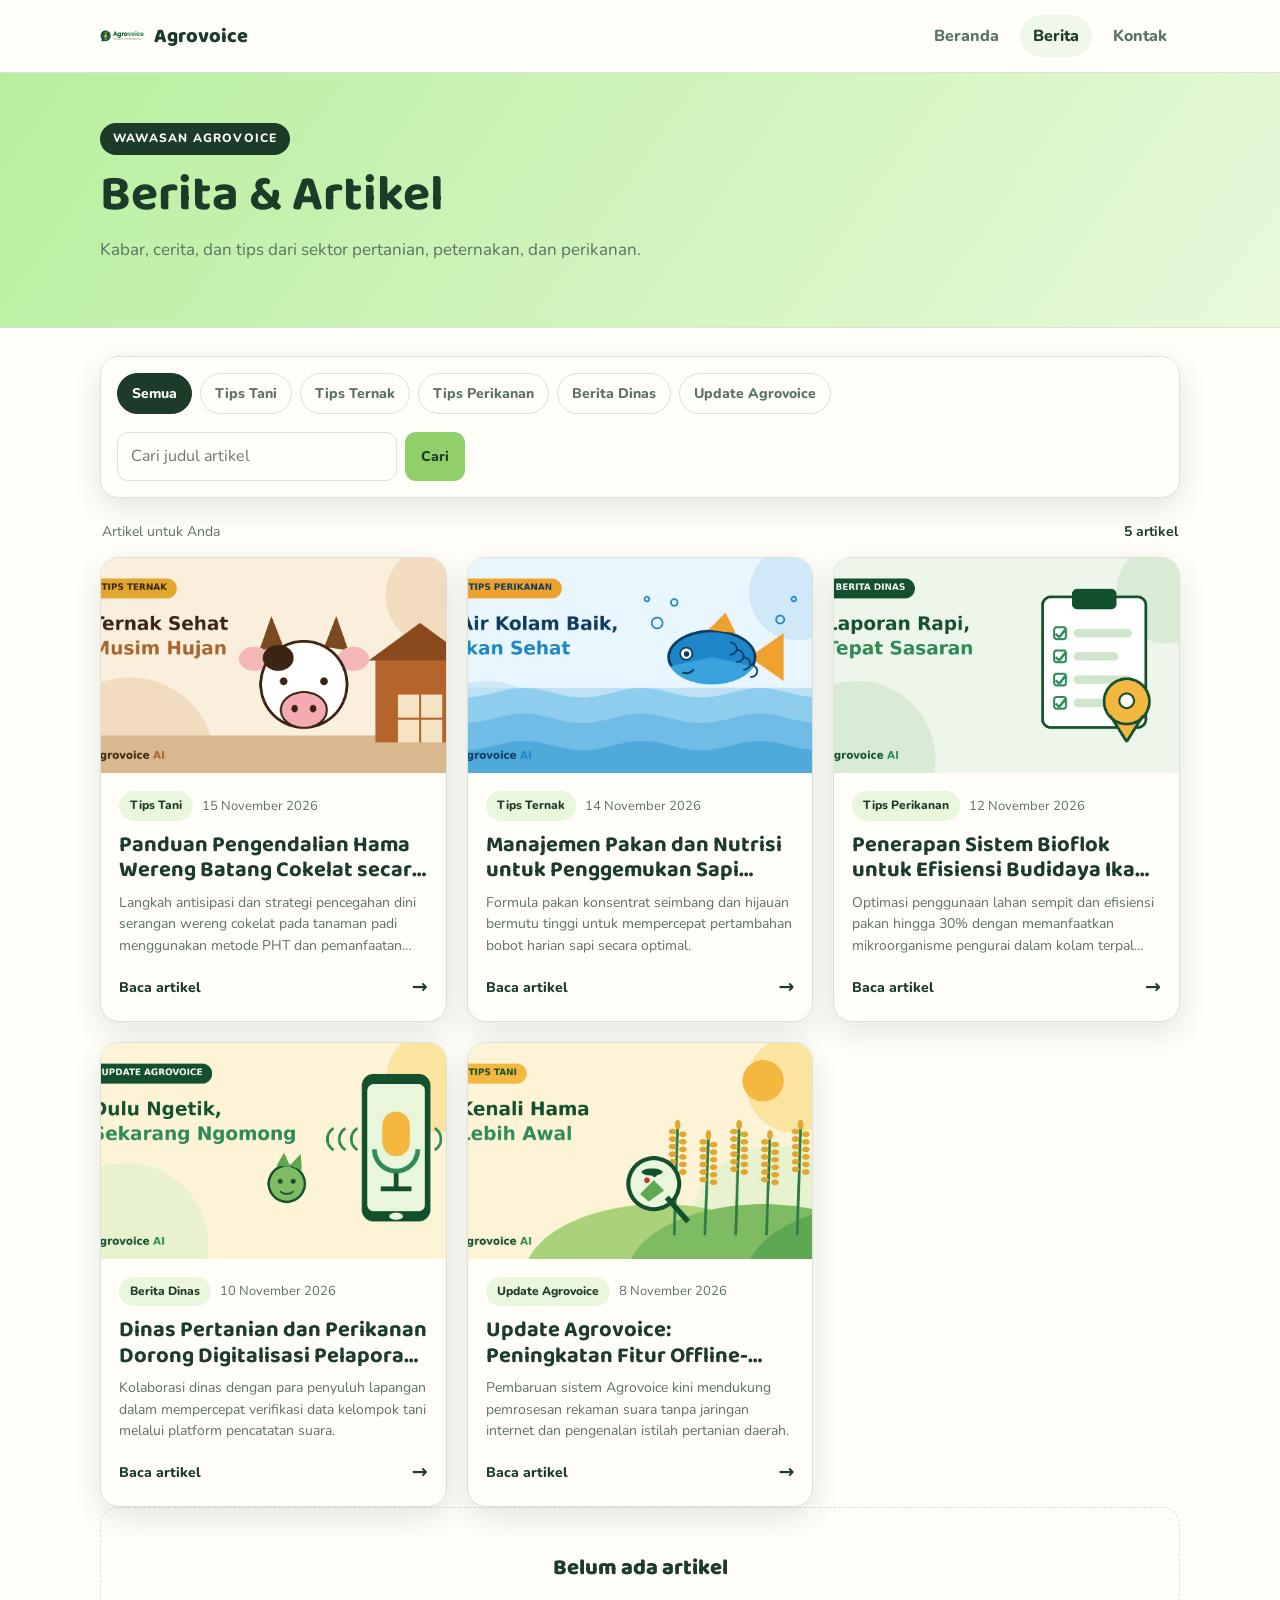
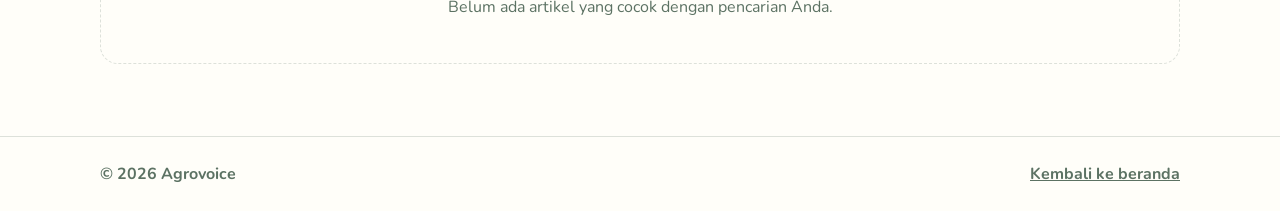
<file: berita.html>
<!doctype html>
<html lang="id">
<head>
    <meta charset="utf-8">
    <meta name="viewport" content="width=device-width, initial-scale=1, viewport-fit=cover">
    <meta name="color-scheme" content="light">
    <meta name="description" content="Berita, artikel, tips sektor agro, dan kabar terbaru dari Agrovoice.">
    <meta property="og:title" content="Berita &amp; Artikel - Agrovoice">
    <meta property="og:description" content="Berita, artikel, tips sektor agro, dan kabar terbaru dari Agrovoice.">
    <meta property="og:type" content="website">
    <meta property="og:image" content="./assets/images/logo-agrovoice.png">
    <link rel="icon" type="image/png" href="./assets/images/logo-agrovoice.png">
    <link rel="preconnect" href="https://fonts.googleapis.com">
    <link rel="preconnect" href="https://fonts.gstatic.com" crossorigin>
    <link rel="stylesheet" href="https://fonts.googleapis.com/css2?family=Baloo+2:wght@600;800&family=Nunito:wght@400;600;700;800&display=swap">
    <link rel="stylesheet" href="./css/site-theme.css">
    <link rel="stylesheet" href="./css/news.css">
    <title>Berita &amp; Artikel - Agrovoice</title>
</head>
<body data-theme="tani">
<header class="site-header">
    <div class="w">
        <a class="brand" href="index.html">
            <img src="./assets/images/logo-agrovoice.png" alt="Agrovoice">
            <span>Agrovoice</span>
        </a>
        <nav>
            <a href="index.html">Beranda</a>
            <a class="active" href="berita.html">Berita</a>
            <a href="index.html#kontak">Kontak</a>
        </nav>
    </div>
</header>

<section class="hero">
    <div class="w">
        <span class="eyebrow">Wawasan Agrovoice</span>
        <h1>Berita &amp; Artikel</h1>
        <p>Kabar, cerita, dan tips dari sektor pertanian, peternakan, dan perikanan.</p>
    </div>
</section>

<main class="content">
    <div class="w">
        <div class="filters">
            <div class="pills">
                <a class="pill active" href="#" data-category="Semua">Semua</a>
                <a class="pill" href="#" data-category="Tips Tani">Tips Tani</a>
                <a class="pill" href="#" data-category="Tips Ternak">Tips Ternak</a>
                <a class="pill" href="#" data-category="Tips Perikanan">Tips Perikanan</a>
                <a class="pill" href="#" data-category="Berita Dinas">Berita Dinas</a>
                <a class="pill" href="#" data-category="Update Agrovoice">Update Agrovoice</a>
            </div>
            <form class="search" id="search-form" action="berita.html" method="get">
                <input type="search" id="search-input" name="q" placeholder="Cari judul artikel" aria-label="Cari judul artikel">
                <button type="submit">Cari</button>
            </form>
        </div>

        <div class="results">
            <span>Artikel untuk Anda</span>
            <strong id="results-count">5 artikel</strong>
        </div>

        <div class="grid">
            <!-- Article 1: Tips Tani -->
            <a class="card" href="./artikel/panduan-pengendalian-hama-wereng-batang-cokelat.html" data-category="Tips Tani">
                <img class="cover" src="./storage/uploads/4zEFmaHCAZ2bmovZmSywfGIXXb71VJSsMDUxycIv.jpg" alt="Sampul: Panduan Pengendalian Hama Wereng Batang Cokelat" loading="lazy">
                <div class="card-body">
                    <div class="meta">
                        <span class="category">Tips Tani</span>
                        <time>15 November 2026</time>
                    </div>
                    <h2>Panduan Pengendalian Hama Wereng Batang Cokelat secara Terpadu</h2>
                    <p>Langkah antisipasi dan strategi pencegahan dini serangan wereng cokelat pada tanaman padi menggunakan metode PHT dan pemanfaatan musuh alami.</p>
                    <span class="read-more"><span>Baca artikel</span><span aria-hidden="true">→</span></span>
                </div>
            </a>

            <!-- Article 2: Tips Ternak -->
            <a class="card" href="./artikel/manajemen-pakan-dan-nutrisi-penggemukan-sapi-potong.html" data-category="Tips Ternak">
                <img class="cover" src="./storage/uploads/NWUG9FnmJvb38UtLgkBaJlnr8Fmnen23uISOzxZZ.jpg" alt="Sampul: Manajemen Pakan dan Nutrisi untuk Penggemukan Sapi Potong" loading="lazy">
                <div class="card-body">
                    <div class="meta">
                        <span class="category">Tips Ternak</span>
                        <time>14 November 2026</time>
                    </div>
                    <h2>Manajemen Pakan dan Nutrisi untuk Penggemukan Sapi Potong</h2>
                    <p>Formula pakan konsentrat seimbang dan hijauan bermutu tinggi untuk mempercepat pertambahan bobot harian sapi secara optimal.</p>
                    <span class="read-more"><span>Baca artikel</span><span aria-hidden="true">→</span></span>
                </div>
            </a>

            <!-- Article 3: Tips Perikanan -->
            <a class="card" href="./artikel/penerapan-sistem-bioflok-efisiensi-budidaya-ikan.html" data-category="Tips Perikanan">
                <img class="cover" src="./storage/uploads/WBHUBkasxUZCftGASk62BLk2WdocP0kB3M8eNliS.jpg" alt="Sampul: Penerapan Sistem Bioflok untuk Efisiensi Budidaya Ikan Nila dan Lele" loading="lazy">
                <div class="card-body">
                    <div class="meta">
                        <span class="category">Tips Perikanan</span>
                        <time>12 November 2026</time>
                    </div>
                    <h2>Penerapan Sistem Bioflok untuk Efisiensi Budidaya Ikan Nila dan Lele</h2>
                    <p>Optimasi penggunaan lahan sempit dan efisiensi pakan hingga 30% dengan memanfaatkan mikroorganisme pengurai dalam kolam terpal bulat.</p>
                    <span class="read-more"><span>Baca artikel</span><span aria-hidden="true">→</span></span>
                </div>
            </a>

            <!-- Article 4: Berita Dinas -->
            <a class="card" href="./artikel/dinas-dorong-digitalisasi-pelaporan-penyuluh-lapangan.html" data-category="Berita Dinas">
                <img class="cover" src="./storage/uploads/Yqrgor7vFwJJ4aEzpNreciCLFLH3xi7vL4yxegDD.jpg" alt="Sampul: Dinas Dorong Digitalisasi Pelaporan Penyuluh Lapangan" loading="lazy">
                <div class="card-body">
                    <div class="meta">
                        <span class="category">Berita Dinas</span>
                        <time>10 November 2026</time>
                    </div>
                    <h2>Dinas Pertanian dan Perikanan Dorong Digitalisasi Pelaporan Penyuluh Lapangan</h2>
                    <p>Kolaborasi dinas dengan para penyuluh lapangan dalam mempercepat verifikasi data kelompok tani melalui platform pencatatan suara.</p>
                    <span class="read-more"><span>Baca artikel</span><span aria-hidden="true">→</span></span>
                </div>
            </a>

            <!-- Article 5: Update Agrovoice -->
            <a class="card" href="./artikel/update-agrovoice-offline-first-dan-suara-lokal.html" data-category="Update Agrovoice">
                <img class="cover" src="./storage/uploads/usrW3BJ9NkUGW0OleyTQDfEtvz58LDdk9ikux2eE.jpg" alt="Sampul: Update Agrovoice: Peningkatan Fitur Offline-First" loading="lazy">
                <div class="card-body">
                    <div class="meta">
                        <span class="category">Update Agrovoice</span>
                        <time>8 November 2026</time>
                    </div>
                    <h2>Update Agrovoice: Peningkatan Fitur Offline-First dan Pengenalan Suara Lokal</h2>
                    <p>Pembaruan sistem Agrovoice kini mendukung pemrosesan rekaman suara tanpa jaringan internet dan pengenalan istilah pertanian daerah.</p>
                    <span class="read-more"><span>Baca artikel</span><span aria-hidden="true">→</span></span>
                </div>
            </a>
        </div>

        <div class="empty" id="empty-message" hidden>
            <strong>Belum ada artikel</strong>
            <span>Belum ada artikel yang cocok dengan pencarian Anda.</span>
        </div>
    </div>
</main>

<footer>
    <div class="w">
        <span>© 2026 Agrovoice</span>
        <a href="index.html">Kembali ke beranda</a>
    </div>
</footer>

<script src="./js/news.js"></script>
</body>
</html>
</file>
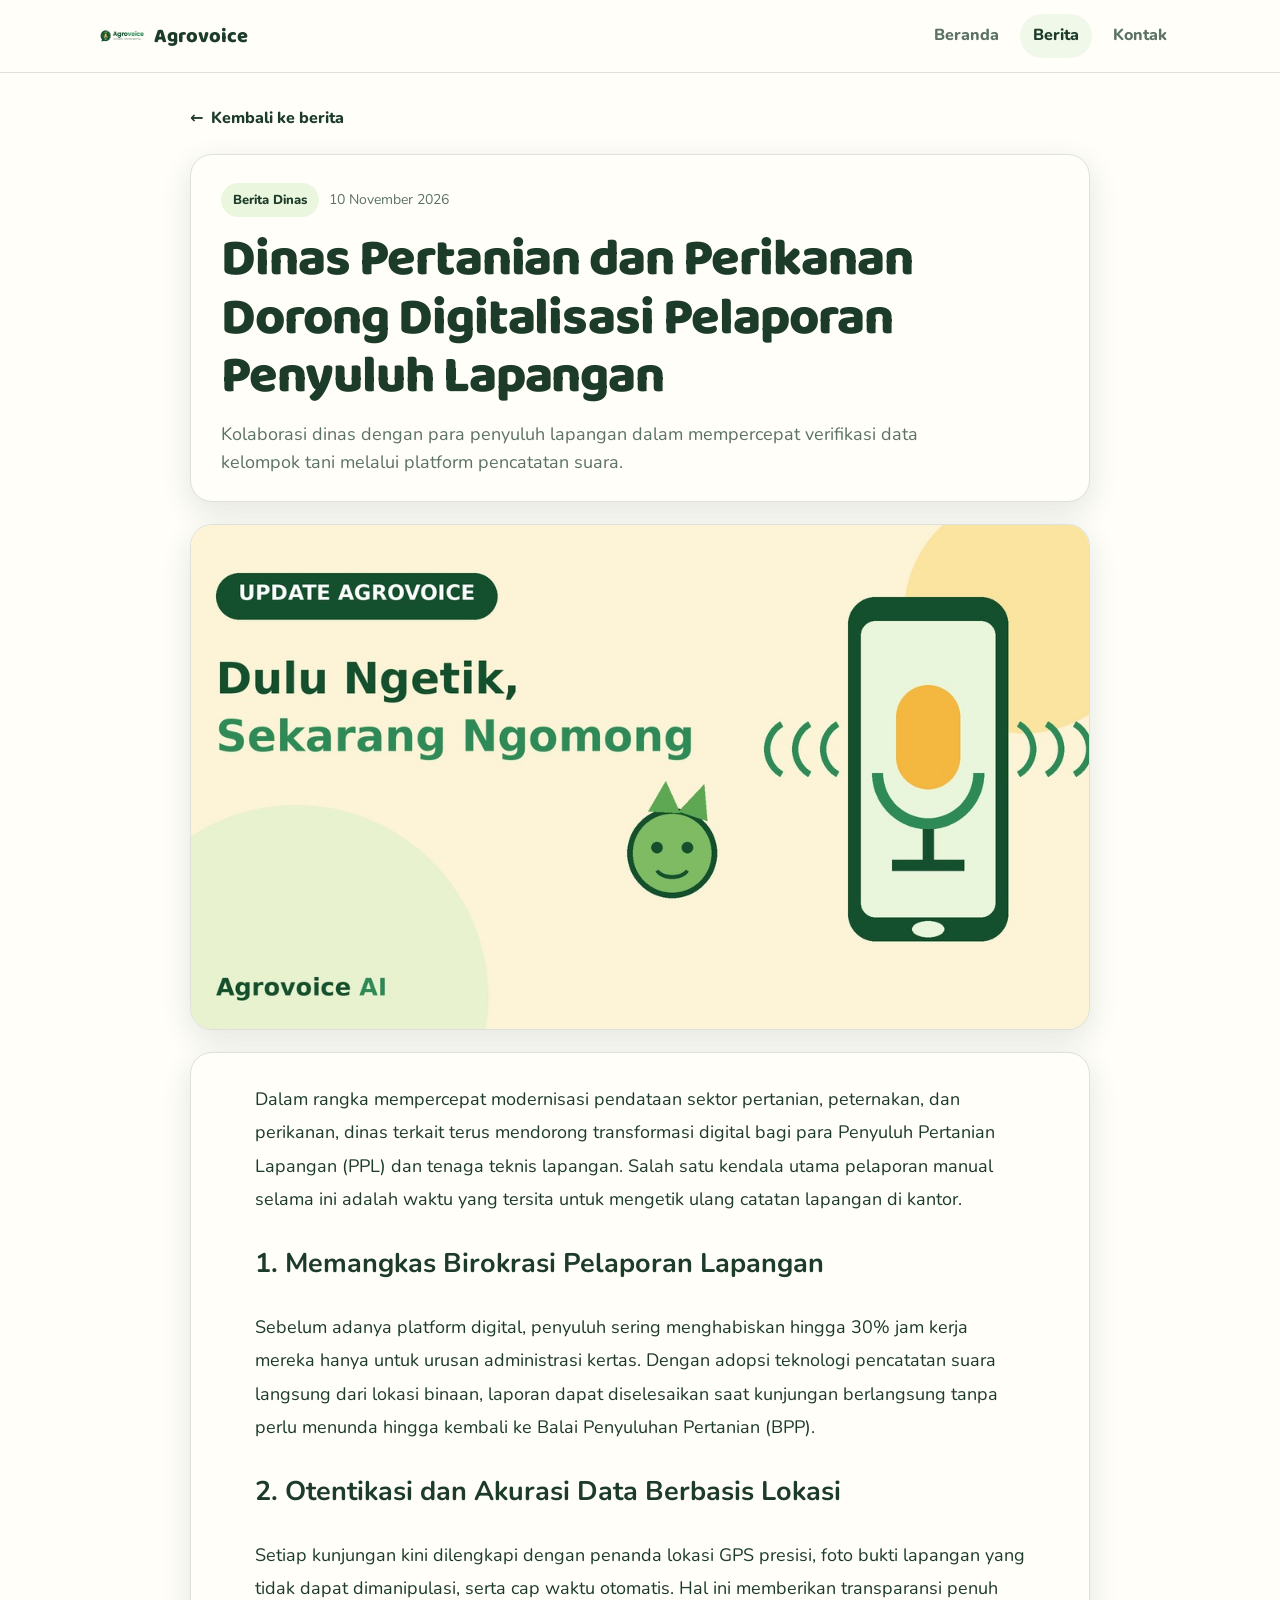
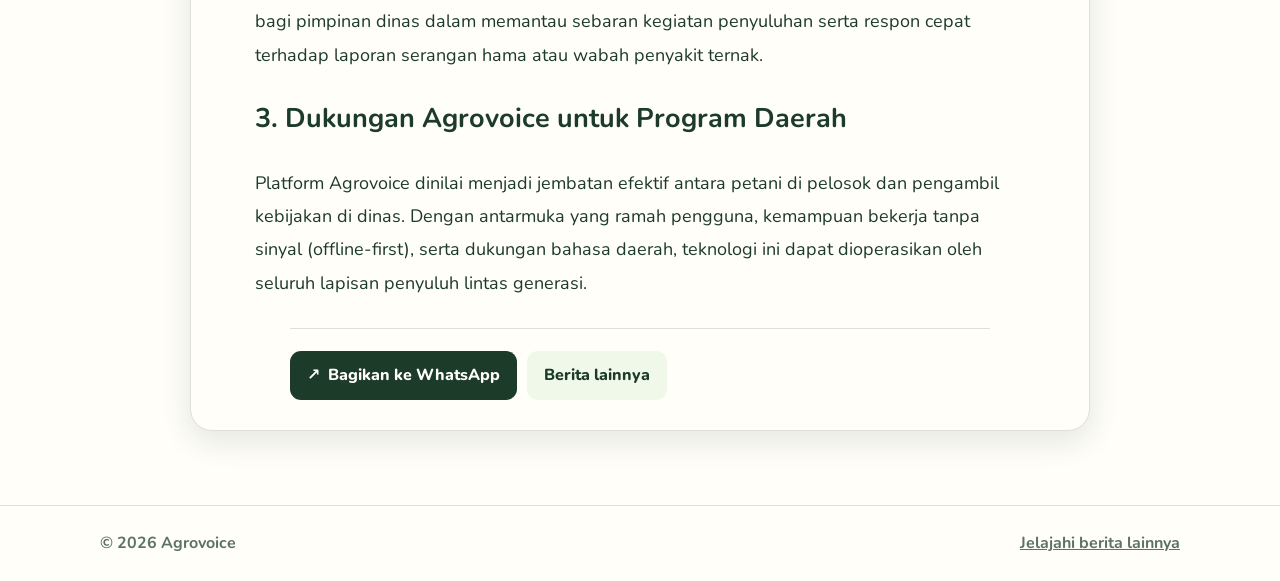
<file: artikel/dinas-dorong-digitalisasi-pelaporan-penyuluh-lapangan.html>
<!doctype html>
<html lang="id">
<head>
    <meta charset="utf-8">
    <meta name="viewport" content="width=device-width, initial-scale=1, viewport-fit=cover">
    <meta name="description" content="Kolaborasi dinas dengan para penyuluh lapangan dalam mempercepat verifikasi data kelompok tani melalui platform pencatatan suara.">
    <meta property="og:title" content="Dinas Pertanian dan Perikanan Dorong Digitalisasi Pelaporan Penyuluh Lapangan - Agrovoice">
    <meta property="og:description" content="Kolaborasi dinas dengan para penyuluh lapangan dalam mempercepat verifikasi data kelompok tani melalui platform pencatatan suara.">
    <meta property="og:type" content="article">
    <meta property="og:image" content="../storage/uploads/Yqrgor7vFwJJ4aEzpNreciCLFLH3xi7vL4yxegDD.jpg">
    <link rel="icon" type="image/png" href="../assets/images/logo-agrovoice.png">
    <link rel="preconnect" href="https://fonts.googleapis.com">
    <link rel="preconnect" href="https://fonts.gstatic.com" crossorigin>
    <link rel="stylesheet" href="https://fonts.googleapis.com/css2?family=Baloo+2:wght@600;800&family=Nunito:wght@400;600;700;800&display=swap">
    <link rel="stylesheet" href="../css/site-theme.css">
    <link rel="stylesheet" href="../css/article.css">
    <title>Dinas Pertanian dan Perikanan Dorong Digitalisasi Pelaporan Penyuluh Lapangan - Agrovoice</title>
</head>
<body data-theme="tani">
<header class="site-header">
    <div class="w">
        <a class="brand" href="../index.html">
            <img src="../assets/images/logo-agrovoice.png" alt="Agrovoice">
            <span>Agrovoice</span>
        </a>
        <nav>
            <a href="../index.html">Beranda</a>
            <a class="active" href="../berita.html">Berita</a>
            <a href="../index.html#kontak">Kontak</a>
        </nav>
    </div>
</header>

<main><div class="w">
    <article class="article">
        <a class="back-link" href="../berita.html"><span aria-hidden="true">←</span> Kembali ke berita</a>
        <header class="article-head">
            <div class="article-meta"><span class="category">Berita Dinas</span><time class="date">10 November 2026</time></div>
            <h1>Dinas Pertanian dan Perikanan Dorong Digitalisasi Pelaporan Penyuluh Lapangan</h1>
            <p class="summary">Kolaborasi dinas dengan para penyuluh lapangan dalam mempercepat verifikasi data kelompok tani melalui platform pencatatan suara.</p>
        </header>
        <img class="cover" src="../storage/uploads/Yqrgor7vFwJJ4aEzpNreciCLFLH3xi7vL4yxegDD.jpg" alt="Sampul: Dinas Dorong Digitalisasi Pelaporan Penyuluh Lapangan">
        <section class="reading-card">
            <div class="content">
                <p>Dalam rangka mempercepat modernisasi pendataan sektor pertanian, peternakan, dan perikanan, dinas terkait terus mendorong transformasi digital bagi para Penyuluh Pertanian Lapangan (PPL) dan tenaga teknis lapangan. Salah satu kendala utama pelaporan manual selama ini adalah waktu yang tersita untuk mengetik ulang catatan lapangan di kantor.</p>

                <h2>1. Memangkas Birokrasi Pelaporan Lapangan</h2>
                <p>Sebelum adanya platform digital, penyuluh sering menghabiskan hingga 30% jam kerja mereka hanya untuk urusan administrasi kertas. Dengan adopsi teknologi pencatatan suara langsung dari lokasi binaan, laporan dapat diselesaikan saat kunjungan berlangsung tanpa perlu menunda hingga kembali ke Balai Penyuluhan Pertanian (BPP).</p>

                <h2>2. Otentikasi dan Akurasi Data Berbasis Lokasi</h2>
                <p>Setiap kunjungan kini dilengkapi dengan penanda lokasi GPS presisi, foto bukti lapangan yang tidak dapat dimanipulasi, serta cap waktu otomatis. Hal ini memberikan transparansi penuh bagi pimpinan dinas dalam memantau sebaran kegiatan penyuluhan serta respon cepat terhadap laporan serangan hama atau wabah penyakit ternak.</p>

                <h2>3. Dukungan Agrovoice untuk Program Daerah</h2>
                <p>Platform Agrovoice dinilai menjadi jembatan efektif antara petani di pelosok dan pengambil kebijakan di dinas. Dengan antarmuka yang ramah pengguna, kemampuan bekerja tanpa sinyal (offline-first), serta dukungan bahasa daerah, teknologi ini dapat dioperasikan oleh seluruh lapisan penyuluh lintas generasi.</p>
            </div>
            <div class="actions">
                <a class="button share" href="https://wa.me/?text=Dinas%20Pertanian%20dan%20Perikanan%20Dorong%20Digitalisasi%20Pelaporan%20Penyuluh%20Lapangan%20-%20Agrovoice" target="_blank" rel="noopener noreferrer"><span aria-hidden="true">↗</span> Bagikan ke WhatsApp</a>
                <a class="button alt" href="../berita.html">Berita lainnya</a>
            </div>
        </section>
    </article>
</div></main>

<footer>
    <div class="w">
        <span>© 2026 Agrovoice</span>
        <a href="../berita.html">Jelajahi berita lainnya</a>
    </div>
</footer>
</body>
</html>
</file>
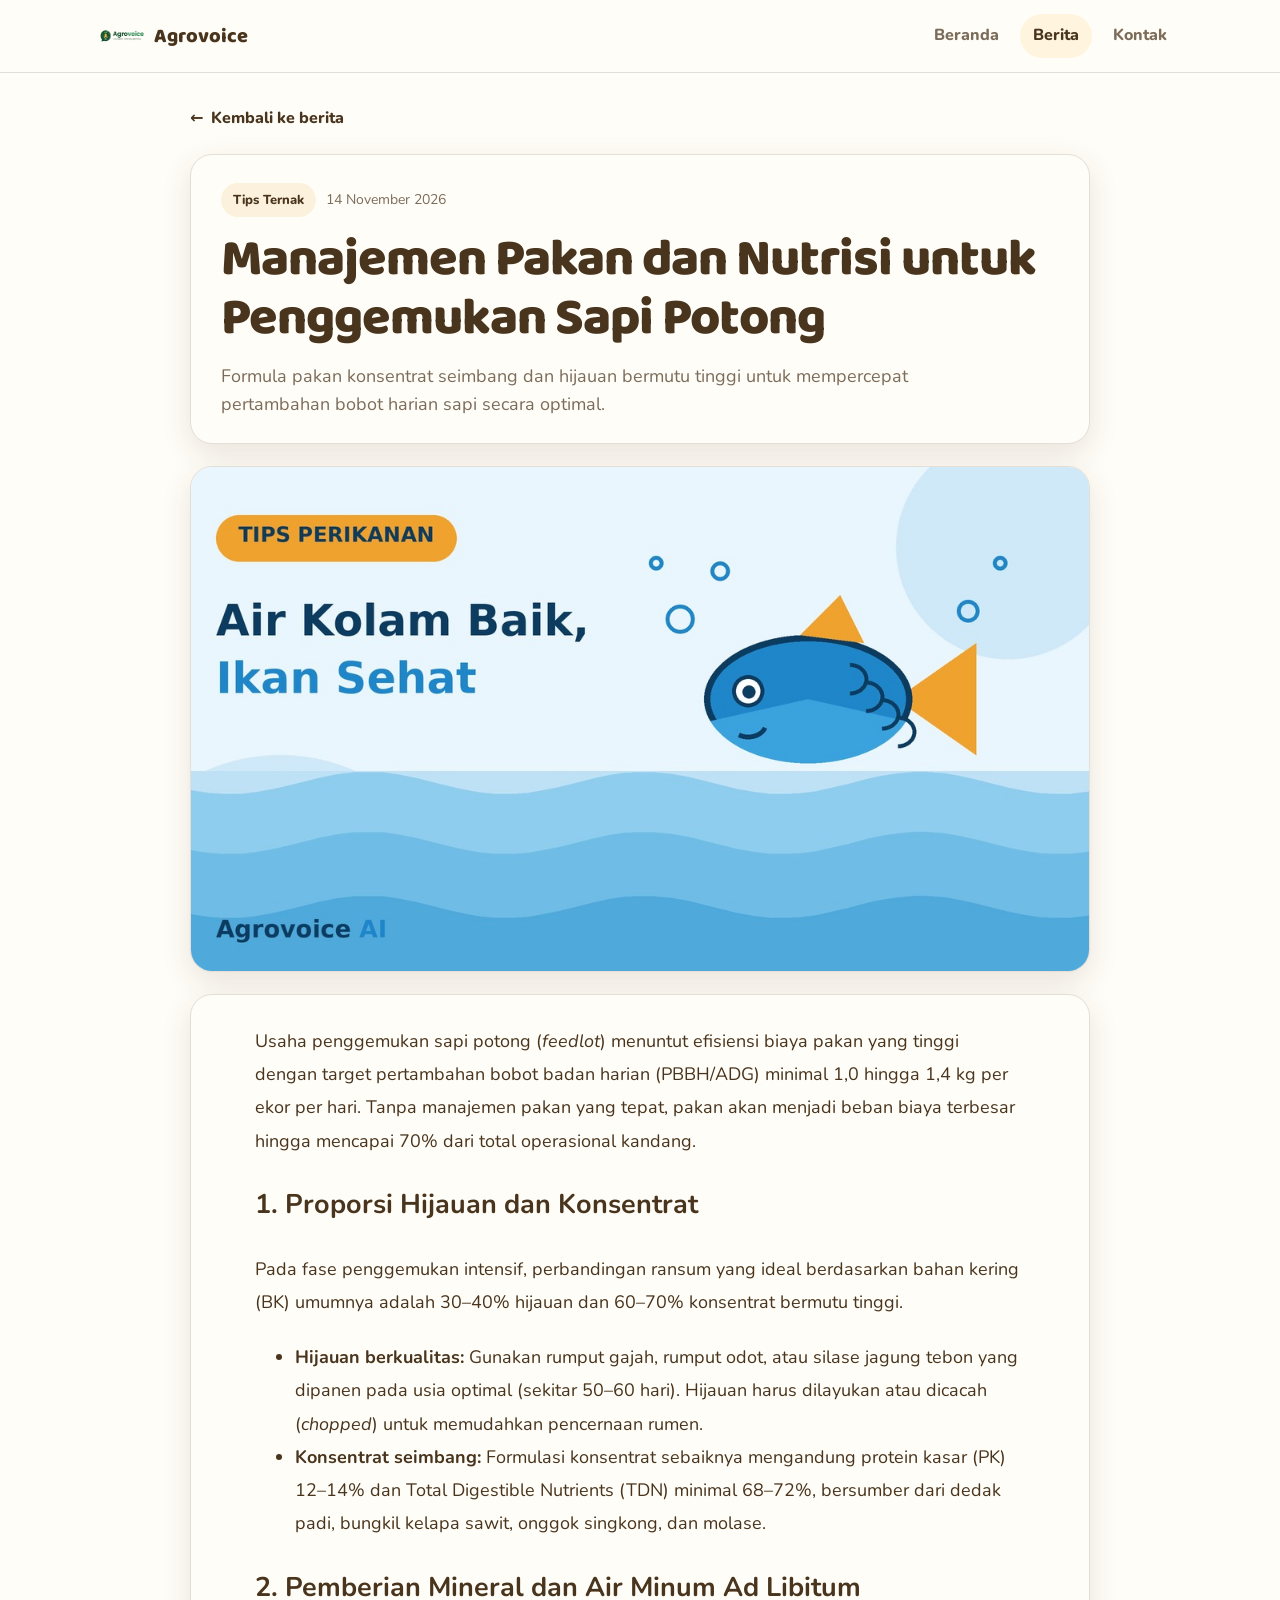
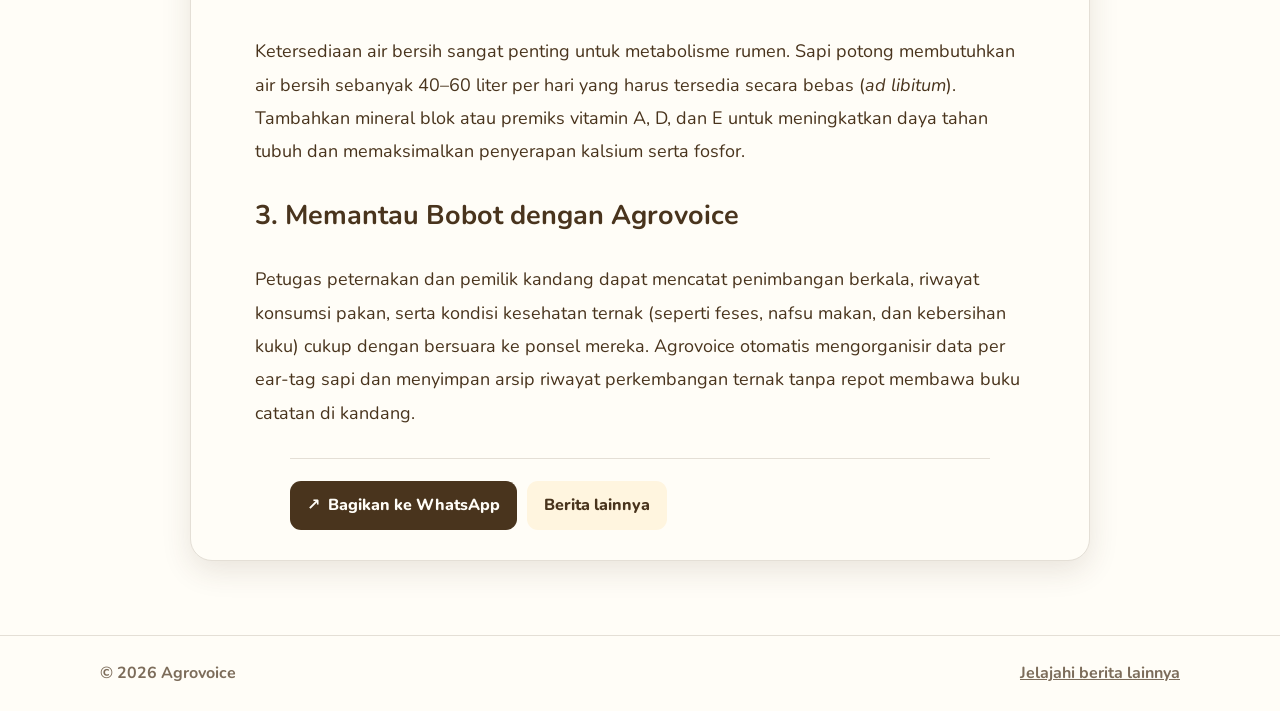
<file: artikel/manajemen-pakan-dan-nutrisi-penggemukan-sapi-potong.html>
<!doctype html>
<html lang="id">
<head>
    <meta charset="utf-8">
    <meta name="viewport" content="width=device-width, initial-scale=1, viewport-fit=cover">
    <meta name="description" content="Formula pakan konsentrat seimbang dan hijauan bermutu tinggi untuk mempercepat pertambahan bobot harian sapi secara optimal.">
    <meta property="og:title" content="Manajemen Pakan dan Nutrisi untuk Penggemukan Sapi Potong - Agrovoice">
    <meta property="og:description" content="Formula pakan konsentrat seimbang dan hijauan bermutu tinggi untuk mempercepat pertambahan bobot harian sapi secara optimal.">
    <meta property="og:type" content="article">
    <meta property="og:image" content="../storage/uploads/NWUG9FnmJvb38UtLgkBaJlnr8Fmnen23uISOzxZZ.jpg">
    <link rel="icon" type="image/png" href="../assets/images/logo-agrovoice.png">
    <link rel="preconnect" href="https://fonts.googleapis.com">
    <link rel="preconnect" href="https://fonts.gstatic.com" crossorigin>
    <link rel="stylesheet" href="https://fonts.googleapis.com/css2?family=Baloo+2:wght@600;800&family=Nunito:wght@400;600;700;800&display=swap">
    <link rel="stylesheet" href="../css/site-theme.css">
    <link rel="stylesheet" href="../css/article.css">
    <title>Manajemen Pakan dan Nutrisi untuk Penggemukan Sapi Potong - Agrovoice</title>
</head>
<body data-theme="ternak">
<header class="site-header">
    <div class="w">
        <a class="brand" href="../index.html">
            <img src="../assets/images/logo-agrovoice.png" alt="Agrovoice">
            <span>Agrovoice</span>
        </a>
        <nav>
            <a href="../index.html">Beranda</a>
            <a class="active" href="../berita.html">Berita</a>
            <a href="../index.html#kontak">Kontak</a>
        </nav>
    </div>
</header>

<main><div class="w">
    <article class="article">
        <a class="back-link" href="../berita.html"><span aria-hidden="true">←</span> Kembali ke berita</a>
        <header class="article-head">
            <div class="article-meta"><span class="category">Tips Ternak</span><time class="date">14 November 2026</time></div>
            <h1>Manajemen Pakan dan Nutrisi untuk Penggemukan Sapi Potong</h1>
            <p class="summary">Formula pakan konsentrat seimbang dan hijauan bermutu tinggi untuk mempercepat pertambahan bobot harian sapi secara optimal.</p>
        </header>
        <img class="cover" src="../storage/uploads/NWUG9FnmJvb38UtLgkBaJlnr8Fmnen23uISOzxZZ.jpg" alt="Sampul: Manajemen Pakan dan Nutrisi untuk Penggemukan Sapi Potong">
        <section class="reading-card">
            <div class="content">
                <p>Usaha penggemukan sapi potong (<em>feedlot</em>) menuntut efisiensi biaya pakan yang tinggi dengan target pertambahan bobot badan harian (PBBH/ADG) minimal 1,0 hingga 1,4 kg per ekor per hari. Tanpa manajemen pakan yang tepat, pakan akan menjadi beban biaya terbesar hingga mencapai 70% dari total operasional kandang.</p>

                <h2>1. Proporsi Hijauan dan Konsentrat</h2>
                <p>Pada fase penggemukan intensif, perbandingan ransum yang ideal berdasarkan bahan kering (BK) umumnya adalah 30–40% hijauan dan 60–70% konsentrat bermutu tinggi.</p>
                <ul>
                    <li><strong>Hijauan berkualitas:</strong> Gunakan rumput gajah, rumput odot, atau silase jagung tebon yang dipanen pada usia optimal (sekitar 50–60 hari). Hijauan harus dilayukan atau dicacah (<em>chopped</em>) untuk memudahkan pencernaan rumen.</li>
                    <li><strong>Konsentrat seimbang:</strong> Formulasi konsentrat sebaiknya mengandung protein kasar (PK) 12–14% dan Total Digestible Nutrients (TDN) minimal 68–72%, bersumber dari dedak padi, bungkil kelapa sawit, onggok singkong, dan molase.</li>
                </ul>

                <h2>2. Pemberian Mineral dan Air Minum Ad Libitum</h2>
                <p>Ketersediaan air bersih sangat penting untuk metabolisme rumen. Sapi potong membutuhkan air bersih sebanyak 40–60 liter per hari yang harus tersedia secara bebas (<em>ad libitum</em>). Tambahkan mineral blok atau premiks vitamin A, D, dan E untuk meningkatkan daya tahan tubuh dan memaksimalkan penyerapan kalsium serta fosfor.</p>

                <h2>3. Memantau Bobot dengan Agrovoice</h2>
                <p>Petugas peternakan dan pemilik kandang dapat mencatat penimbangan berkala, riwayat konsumsi pakan, serta kondisi kesehatan ternak (seperti feses, nafsu makan, dan kebersihan kuku) cukup dengan bersuara ke ponsel mereka. Agrovoice otomatis mengorganisir data per ear-tag sapi dan menyimpan arsip riwayat perkembangan ternak tanpa repot membawa buku catatan di kandang.</p>
            </div>
            <div class="actions">
                <a class="button share" href="https://wa.me/?text=Manajemen%20Pakan%20dan%20Nutrisi%20untuk%20Penggemukan%20Sapi%20Potong%20-%20Agrovoice" target="_blank" rel="noopener noreferrer"><span aria-hidden="true">↗</span> Bagikan ke WhatsApp</a>
                <a class="button alt" href="../berita.html">Berita lainnya</a>
            </div>
        </section>
    </article>
</div></main>

<footer>
    <div class="w">
        <span>© 2026 Agrovoice</span>
        <a href="../berita.html">Jelajahi berita lainnya</a>
    </div>
</footer>
</body>
</html>
</file>
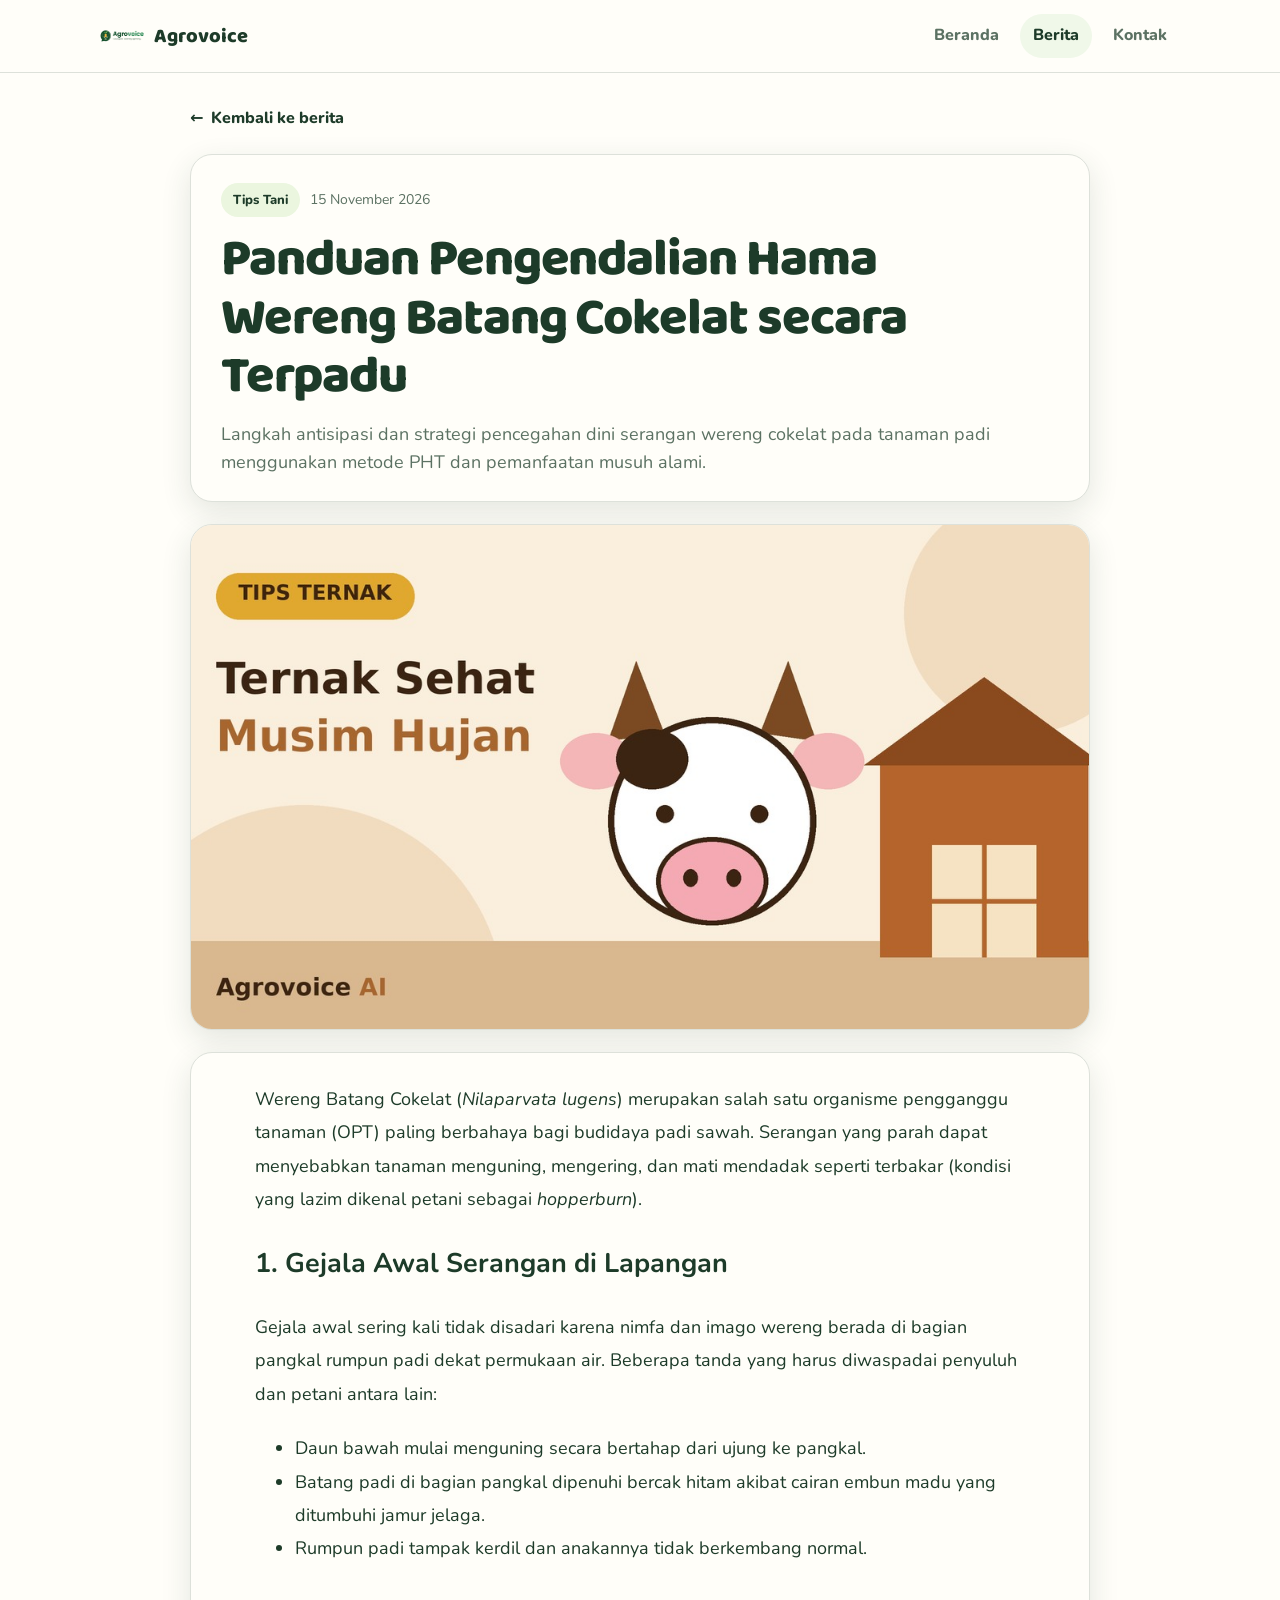
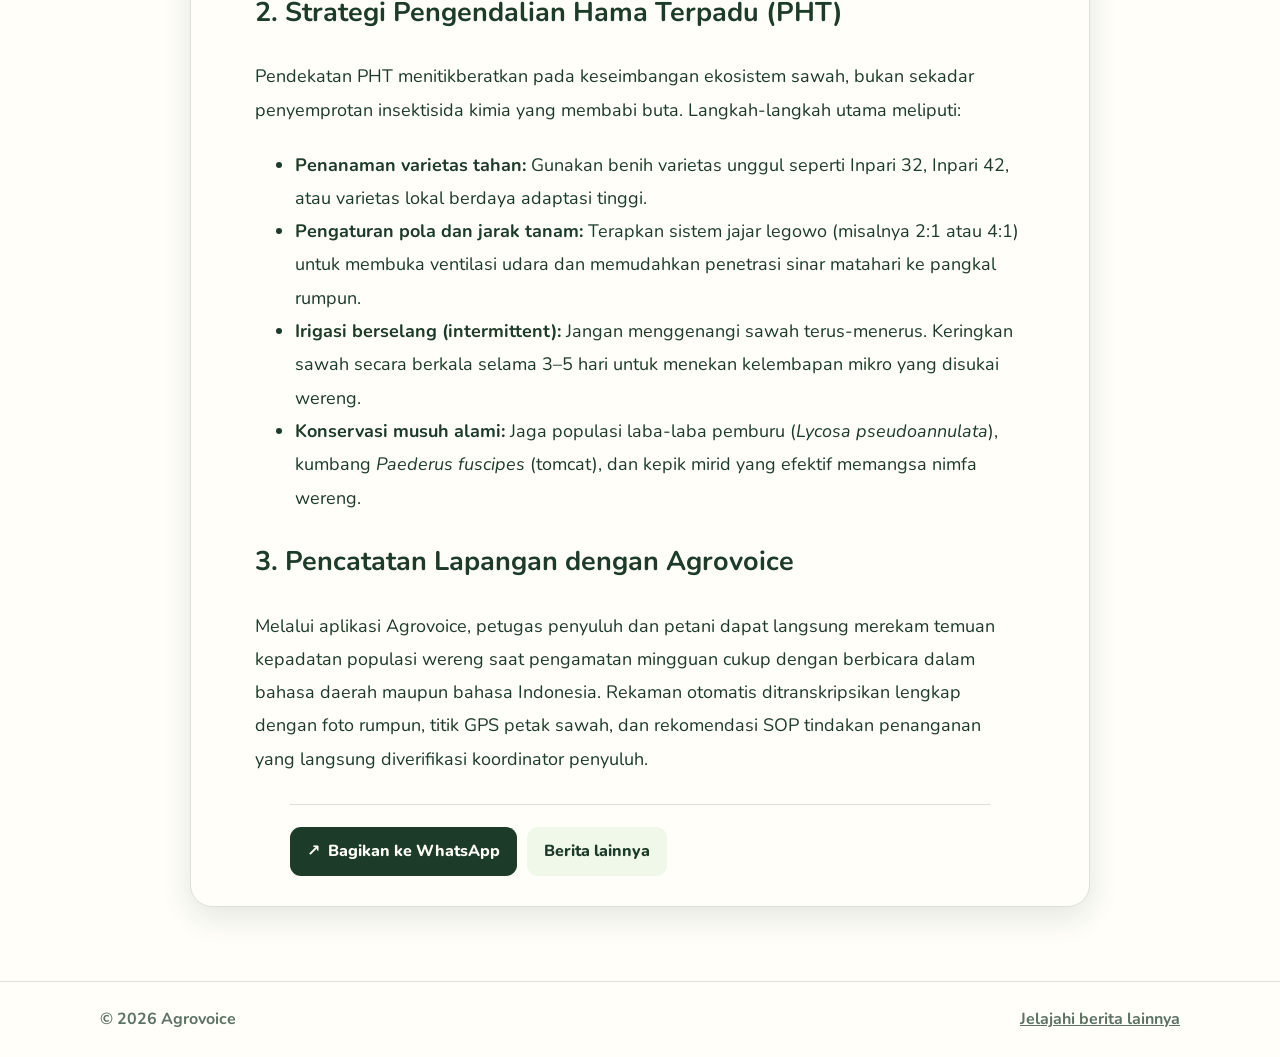
<file: artikel/panduan-pengendalian-hama-wereng-batang-cokelat.html>
<!doctype html>
<html lang="id">
<head>
    <meta charset="utf-8">
    <meta name="viewport" content="width=device-width, initial-scale=1, viewport-fit=cover">
    <meta name="description" content="Langkah antisipasi dan strategi pencegahan dini serangan wereng cokelat pada tanaman padi menggunakan metode PHT dan pemanfaatan musuh alami.">
    <meta property="og:title" content="Panduan Pengendalian Hama Wereng Batang Cokelat secara Terpadu - Agrovoice">
    <meta property="og:description" content="Langkah antisipasi dan strategi pencegahan dini serangan wereng cokelat pada tanaman padi menggunakan metode PHT dan pemanfaatan musuh alami.">
    <meta property="og:type" content="article">
    <meta property="og:image" content="../storage/uploads/4zEFmaHCAZ2bmovZmSywfGIXXb71VJSsMDUxycIv.jpg">
    <link rel="icon" type="image/png" href="../assets/images/logo-agrovoice.png">
    <link rel="preconnect" href="https://fonts.googleapis.com">
    <link rel="preconnect" href="https://fonts.gstatic.com" crossorigin>
    <link rel="stylesheet" href="https://fonts.googleapis.com/css2?family=Baloo+2:wght@600;800&family=Nunito:wght@400;600;700;800&display=swap">
    <link rel="stylesheet" href="../css/site-theme.css">
    <link rel="stylesheet" href="../css/article.css">
    <title>Panduan Pengendalian Hama Wereng Batang Cokelat secara Terpadu - Agrovoice</title>
</head>
<body data-theme="tani">
<header class="site-header">
    <div class="w">
        <a class="brand" href="../index.html">
            <img src="../assets/images/logo-agrovoice.png" alt="Agrovoice">
            <span>Agrovoice</span>
        </a>
        <nav>
            <a href="../index.html">Beranda</a>
            <a class="active" href="../berita.html">Berita</a>
            <a href="../index.html#kontak">Kontak</a>
        </nav>
    </div>
</header>

<main><div class="w">
    <article class="article">
        <a class="back-link" href="../berita.html"><span aria-hidden="true">←</span> Kembali ke berita</a>
        <header class="article-head">
            <div class="article-meta"><span class="category">Tips Tani</span><time class="date">15 November 2026</time></div>
            <h1>Panduan Pengendalian Hama Wereng Batang Cokelat secara Terpadu</h1>
            <p class="summary">Langkah antisipasi dan strategi pencegahan dini serangan wereng cokelat pada tanaman padi menggunakan metode PHT dan pemanfaatan musuh alami.</p>
        </header>
        <img class="cover" src="../storage/uploads/4zEFmaHCAZ2bmovZmSywfGIXXb71VJSsMDUxycIv.jpg" alt="Sampul: Panduan Pengendalian Hama Wereng Batang Cokelat">
        <section class="reading-card">
            <div class="content">
                <p>Wereng Batang Cokelat (<em>Nilaparvata lugens</em>) merupakan salah satu organisme pengganggu tanaman (OPT) paling berbahaya bagi budidaya padi sawah. Serangan yang parah dapat menyebabkan tanaman menguning, mengering, dan mati mendadak seperti terbakar (kondisi yang lazim dikenal petani sebagai <em>hopperburn</em>).</p>

                <h2>1. Gejala Awal Serangan di Lapangan</h2>
                <p>Gejala awal sering kali tidak disadari karena nimfa dan imago wereng berada di bagian pangkal rumpun padi dekat permukaan air. Beberapa tanda yang harus diwaspadai penyuluh dan petani antara lain:</p>
                <ul>
                    <li>Daun bawah mulai menguning secara bertahap dari ujung ke pangkal.</li>
                    <li>Batang padi di bagian pangkal dipenuhi bercak hitam akibat cairan embun madu yang ditumbuhi jamur jelaga.</li>
                    <li>Rumpun padi tampak kerdil dan anakannya tidak berkembang normal.</li>
                </ul>

                <h2>2. Strategi Pengendalian Hama Terpadu (PHT)</h2>
                <p>Pendekatan PHT menitikberatkan pada keseimbangan ekosistem sawah, bukan sekadar penyemprotan insektisida kimia yang membabi buta. Langkah-langkah utama meliputi:</p>
                <ul>
                    <li><strong>Penanaman varietas tahan:</strong> Gunakan benih varietas unggul seperti Inpari 32, Inpari 42, atau varietas lokal berdaya adaptasi tinggi.</li>
                    <li><strong>Pengaturan pola dan jarak tanam:</strong> Terapkan sistem jajar legowo (misalnya 2:1 atau 4:1) untuk membuka ventilasi udara dan memudahkan penetrasi sinar matahari ke pangkal rumpun.</li>
                    <li><strong>Irigasi berselang (intermittent):</strong> Jangan menggenangi sawah terus-menerus. Keringkan sawah secara berkala selama 3–5 hari untuk menekan kelembapan mikro yang disukai wereng.</li>
                    <li><strong>Konservasi musuh alami:</strong> Jaga populasi laba-laba pemburu (<em>Lycosa pseudoannulata</em>), kumbang <em>Paederus fuscipes</em> (tomcat), dan kepik mirid yang efektif memangsa nimfa wereng.</li>
                </ul>

                <h2>3. Pencatatan Lapangan dengan Agrovoice</h2>
                <p>Melalui aplikasi Agrovoice, petugas penyuluh dan petani dapat langsung merekam temuan kepadatan populasi wereng saat pengamatan mingguan cukup dengan berbicara dalam bahasa daerah maupun bahasa Indonesia. Rekaman otomatis ditranskripsikan lengkap dengan foto rumpun, titik GPS petak sawah, dan rekomendasi SOP tindakan penanganan yang langsung diverifikasi koordinator penyuluh.</p>
            </div>
            <div class="actions">
                <a class="button share" href="https://wa.me/?text=Panduan%20Pengendalian%20Hama%20Wereng%20Batang%20Cokelat%20secara%20Terpadu%20-%20Agrovoice" target="_blank" rel="noopener noreferrer"><span aria-hidden="true">↗</span> Bagikan ke WhatsApp</a>
                <a class="button alt" href="../berita.html">Berita lainnya</a>
            </div>
        </section>
    </article>
</div></main>

<footer>
    <div class="w">
        <span>© 2026 Agrovoice</span>
        <a href="../berita.html">Jelajahi berita lainnya</a>
    </div>
</footer>
</body>
</html>
</file>
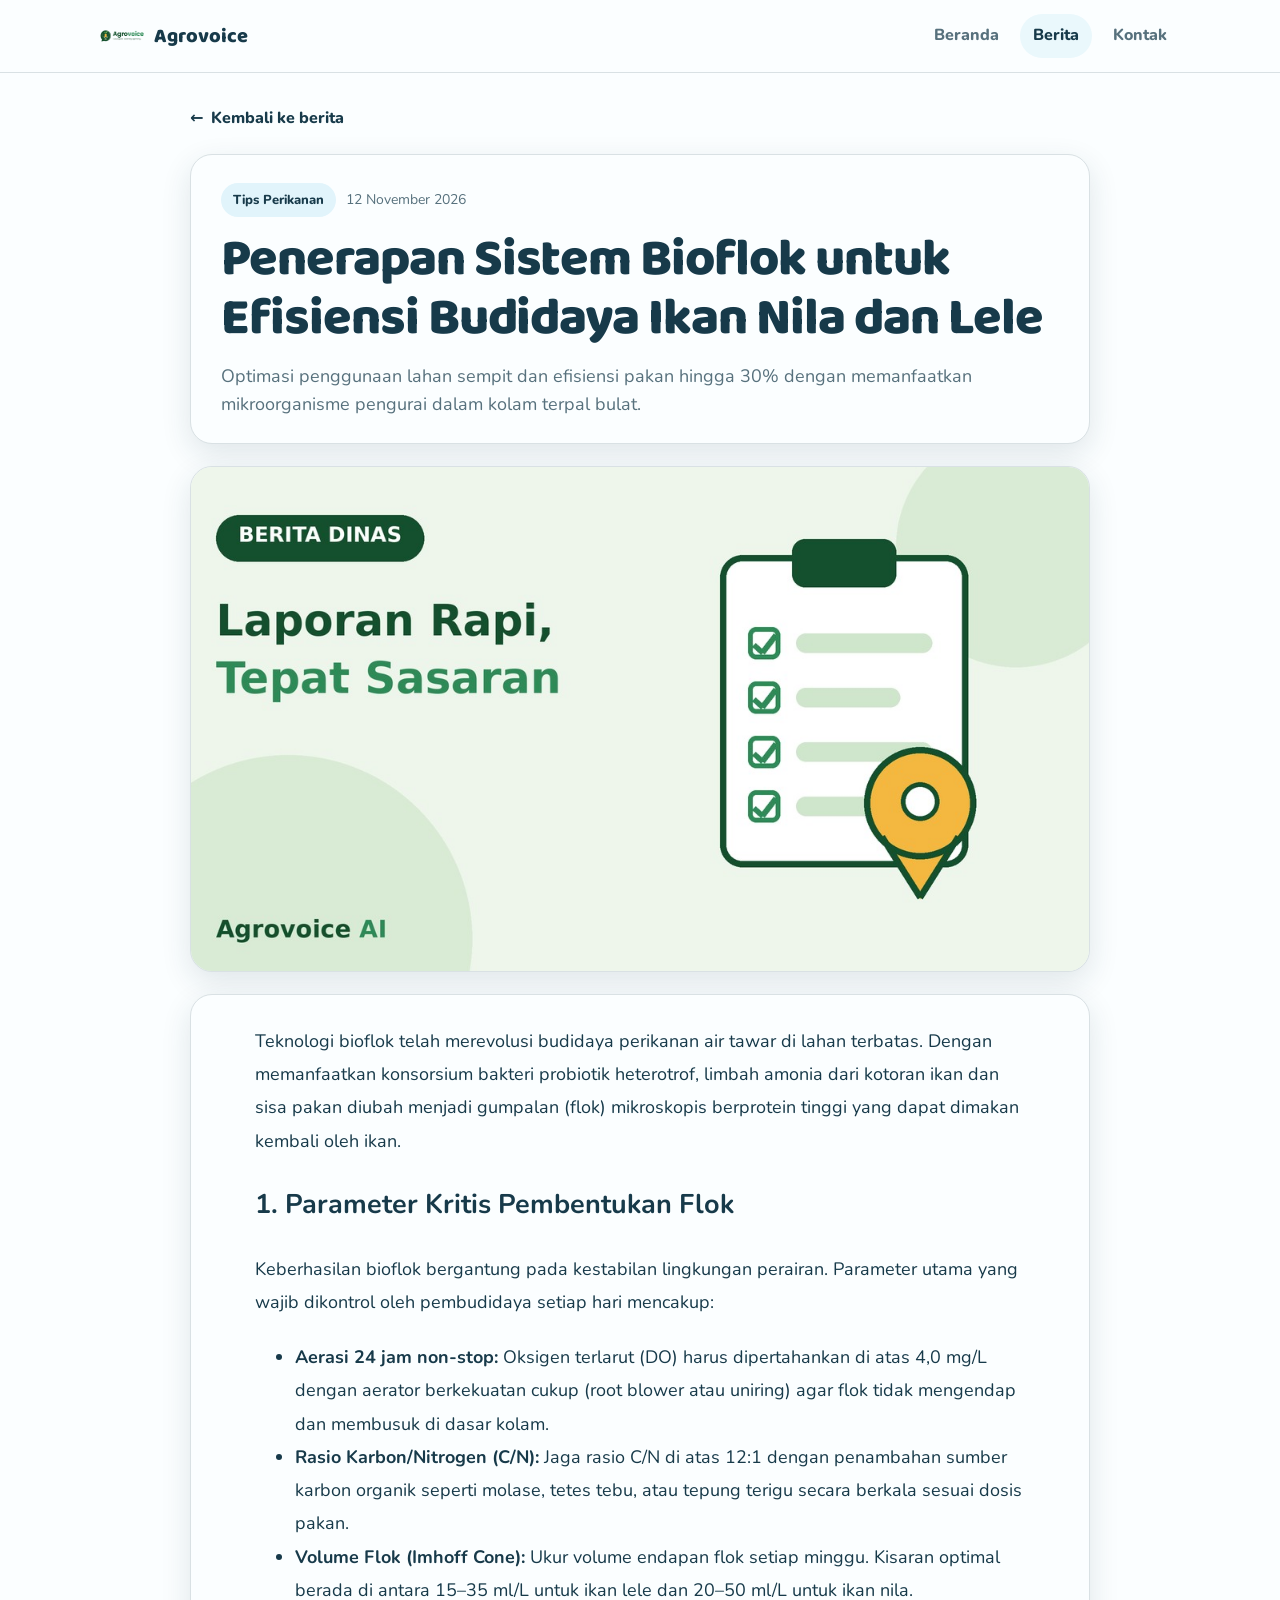
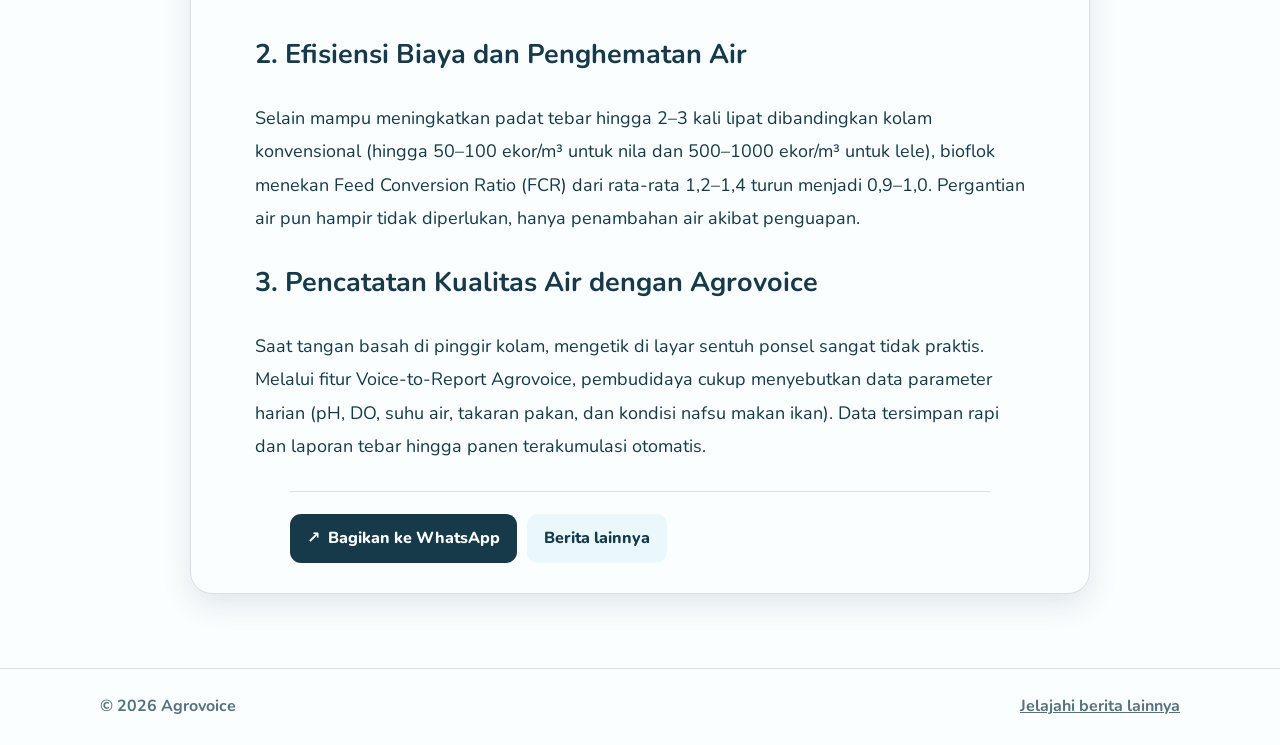
<file: artikel/penerapan-sistem-bioflok-efisiensi-budidaya-ikan.html>
<!doctype html>
<html lang="id">
<head>
    <meta charset="utf-8">
    <meta name="viewport" content="width=device-width, initial-scale=1, viewport-fit=cover">
    <meta name="description" content="Optimasi penggunaan lahan sempit dan efisiensi pakan hingga 30% dengan memanfaatkan mikroorganisme pengurai dalam kolam terpal bulat.">
    <meta property="og:title" content="Penerapan Sistem Bioflok untuk Efisiensi Budidaya Ikan Nila dan Lele - Agrovoice">
    <meta property="og:description" content="Optimasi penggunaan lahan sempit dan efisiensi pakan hingga 30% dengan memanfaatkan mikroorganisme pengurai dalam kolam terpal bulat.">
    <meta property="og:type" content="article">
    <meta property="og:image" content="../storage/uploads/WBHUBkasxUZCftGASk62BLk2WdocP0kB3M8eNliS.jpg">
    <link rel="icon" type="image/png" href="../assets/images/logo-agrovoice.png">
    <link rel="preconnect" href="https://fonts.googleapis.com">
    <link rel="preconnect" href="https://fonts.gstatic.com" crossorigin>
    <link rel="stylesheet" href="https://fonts.googleapis.com/css2?family=Baloo+2:wght@600;800&family=Nunito:wght@400;600;700;800&display=swap">
    <link rel="stylesheet" href="../css/site-theme.css">
    <link rel="stylesheet" href="../css/article.css">
    <title>Penerapan Sistem Bioflok untuk Efisiensi Budidaya Ikan Nila dan Lele - Agrovoice</title>
</head>
<body data-theme="ikan">
<header class="site-header">
    <div class="w">
        <a class="brand" href="../index.html">
            <img src="../assets/images/logo-agrovoice.png" alt="Agrovoice">
            <span>Agrovoice</span>
        </a>
        <nav>
            <a href="../index.html">Beranda</a>
            <a class="active" href="../berita.html">Berita</a>
            <a href="../index.html#kontak">Kontak</a>
        </nav>
    </div>
</header>

<main><div class="w">
    <article class="article">
        <a class="back-link" href="../berita.html"><span aria-hidden="true">←</span> Kembali ke berita</a>
        <header class="article-head">
            <div class="article-meta"><span class="category">Tips Perikanan</span><time class="date">12 November 2026</time></div>
            <h1>Penerapan Sistem Bioflok untuk Efisiensi Budidaya Ikan Nila dan Lele</h1>
            <p class="summary">Optimasi penggunaan lahan sempit dan efisiensi pakan hingga 30% dengan memanfaatkan mikroorganisme pengurai dalam kolam terpal bulat.</p>
        </header>
        <img class="cover" src="../storage/uploads/WBHUBkasxUZCftGASk62BLk2WdocP0kB3M8eNliS.jpg" alt="Sampul: Penerapan Sistem Bioflok untuk Efisiensi Budidaya Ikan Nila dan Lele">
        <section class="reading-card">
            <div class="content">
                <p>Teknologi bioflok telah merevolusi budidaya perikanan air tawar di lahan terbatas. Dengan memanfaatkan konsorsium bakteri probiotik heterotrof, limbah amonia dari kotoran ikan dan sisa pakan diubah menjadi gumpalan (flok) mikroskopis berprotein tinggi yang dapat dimakan kembali oleh ikan.</p>

                <h2>1. Parameter Kritis Pembentukan Flok</h2>
                <p>Keberhasilan bioflok bergantung pada kestabilan lingkungan perairan. Parameter utama yang wajib dikontrol oleh pembudidaya setiap hari mencakup:</p>
                <ul>
                    <li><strong>Aerasi 24 jam non-stop:</strong> Oksigen terlarut (DO) harus dipertahankan di atas 4,0 mg/L dengan aerator berkekuatan cukup (root blower atau uniring) agar flok tidak mengendap dan membusuk di dasar kolam.</li>
                    <li><strong>Rasio Karbon/Nitrogen (C/N):</strong> Jaga rasio C/N di atas 12:1 dengan penambahan sumber karbon organik seperti molase, tetes tebu, atau tepung terigu secara berkala sesuai dosis pakan.</li>
                    <li><strong>Volume Flok (Imhoff Cone):</strong> Ukur volume endapan flok setiap minggu. Kisaran optimal berada di antara 15–35 ml/L untuk ikan lele dan 20–50 ml/L untuk ikan nila.</li>
                </ul>

                <h2>2. Efisiensi Biaya dan Penghematan Air</h2>
                <p>Selain mampu meningkatkan padat tebar hingga 2–3 kali lipat dibandingkan kolam konvensional (hingga 50–100 ekor/m³ untuk nila dan 500–1000 ekor/m³ untuk lele), bioflok menekan Feed Conversion Ratio (FCR) dari rata-rata 1,2–1,4 turun menjadi 0,9–1,0. Pergantian air pun hampir tidak diperlukan, hanya penambahan air akibat penguapan.</p>

                <h2>3. Pencatatan Kualitas Air dengan Agrovoice</h2>
                <p>Saat tangan basah di pinggir kolam, mengetik di layar sentuh ponsel sangat tidak praktis. Melalui fitur Voice-to-Report Agrovoice, pembudidaya cukup menyebutkan data parameter harian (pH, DO, suhu air, takaran pakan, dan kondisi nafsu makan ikan). Data tersimpan rapi dan laporan tebar hingga panen terakumulasi otomatis.</p>
            </div>
            <div class="actions">
                <a class="button share" href="https://wa.me/?text=Penerapan%20Sistem%20Bioflok%20untuk%20Efisiensi%20Budidaya%20Ikan%20Nila%20dan%20Lele%20-%20Agrovoice" target="_blank" rel="noopener noreferrer"><span aria-hidden="true">↗</span> Bagikan ke WhatsApp</a>
                <a class="button alt" href="../berita.html">Berita lainnya</a>
            </div>
        </section>
    </article>
</div></main>

<footer>
    <div class="w">
        <span>© 2026 Agrovoice</span>
        <a href="../berita.html">Jelajahi berita lainnya</a>
    </div>
</footer>
</body>
</html>
</file>
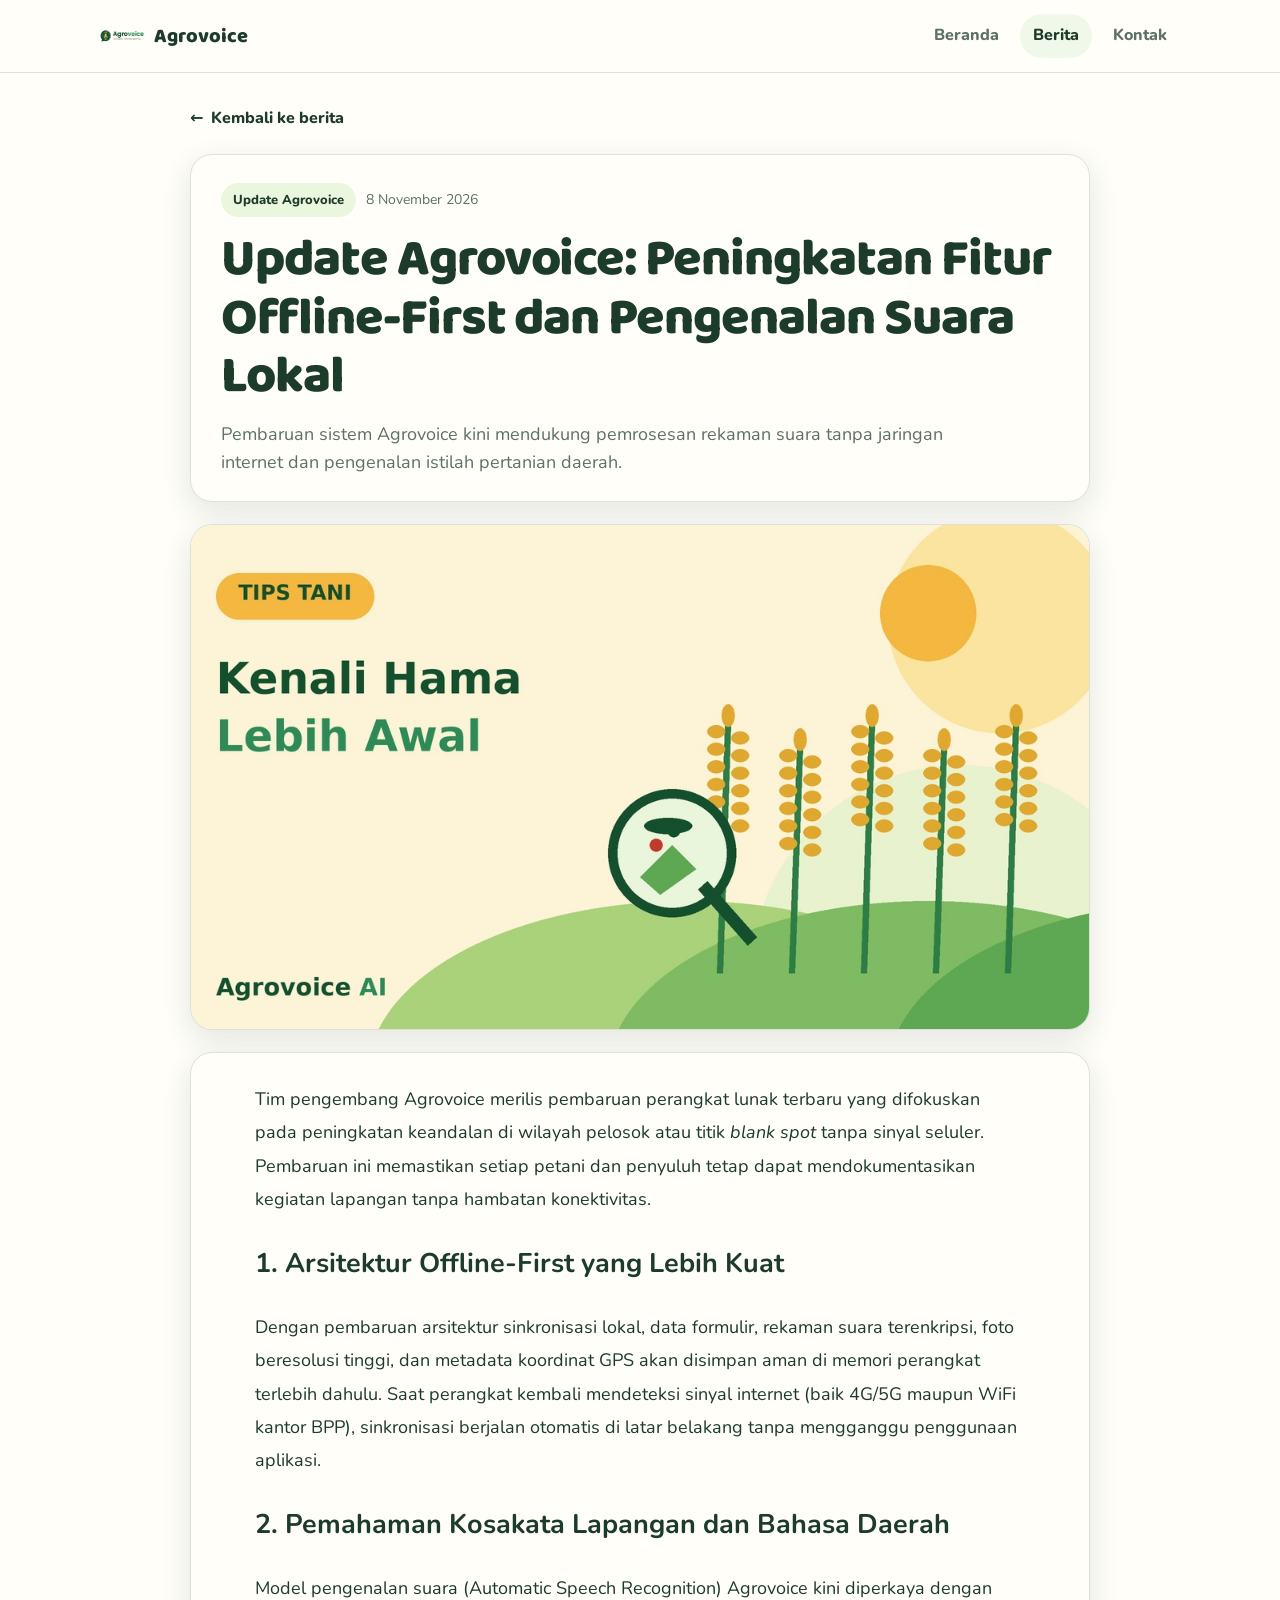
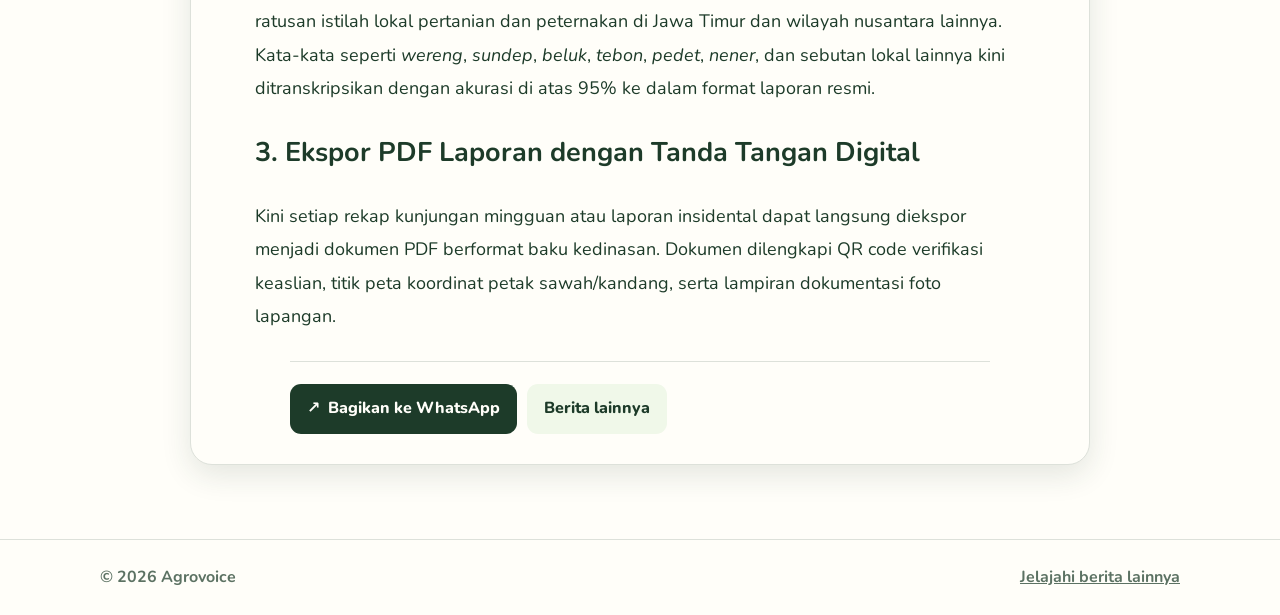
<file: artikel/update-agrovoice-offline-first-dan-suara-lokal.html>
<!doctype html>
<html lang="id">
<head>
    <meta charset="utf-8">
    <meta name="viewport" content="width=device-width, initial-scale=1, viewport-fit=cover">
    <meta name="description" content="Pembaruan sistem Agrovoice kini mendukung pemrosesan rekaman suara tanpa jaringan internet dan pengenalan istilah pertanian daerah.">
    <meta property="og:title" content="Update Agrovoice: Peningkatan Fitur Offline-First dan Pengenalan Suara Lokal - Agrovoice">
    <meta property="og:description" content="Pembaruan sistem Agrovoice kini mendukung pemrosesan rekaman suara tanpa jaringan internet dan pengenalan istilah pertanian daerah.">
    <meta property="og:type" content="article">
    <meta property="og:image" content="../storage/uploads/usrW3BJ9NkUGW0OleyTQDfEtvz58LDdk9ikux2eE.jpg">
    <link rel="icon" type="image/png" href="../assets/images/logo-agrovoice.png">
    <link rel="preconnect" href="https://fonts.googleapis.com">
    <link rel="preconnect" href="https://fonts.gstatic.com" crossorigin>
    <link rel="stylesheet" href="https://fonts.googleapis.com/css2?family=Baloo+2:wght@600;800&family=Nunito:wght@400;600;700;800&display=swap">
    <link rel="stylesheet" href="../css/site-theme.css">
    <link rel="stylesheet" href="../css/article.css">
    <title>Update Agrovoice: Peningkatan Fitur Offline-First dan Pengenalan Suara Lokal - Agrovoice</title>
</head>
<body data-theme="tani">
<header class="site-header">
    <div class="w">
        <a class="brand" href="../index.html">
            <img src="../assets/images/logo-agrovoice.png" alt="Agrovoice">
            <span>Agrovoice</span>
        </a>
        <nav>
            <a href="../index.html">Beranda</a>
            <a class="active" href="../berita.html">Berita</a>
            <a href="../index.html#kontak">Kontak</a>
        </nav>
    </div>
</header>

<main><div class="w">
    <article class="article">
        <a class="back-link" href="../berita.html"><span aria-hidden="true">←</span> Kembali ke berita</a>
        <header class="article-head">
            <div class="article-meta"><span class="category">Update Agrovoice</span><time class="date">8 November 2026</time></div>
            <h1>Update Agrovoice: Peningkatan Fitur Offline-First dan Pengenalan Suara Lokal</h1>
            <p class="summary">Pembaruan sistem Agrovoice kini mendukung pemrosesan rekaman suara tanpa jaringan internet dan pengenalan istilah pertanian daerah.</p>
        </header>
        <img class="cover" src="../storage/uploads/usrW3BJ9NkUGW0OleyTQDfEtvz58LDdk9ikux2eE.jpg" alt="Sampul: Update Agrovoice: Peningkatan Fitur Offline-First">
        <section class="reading-card">
            <div class="content">
                <p>Tim pengembang Agrovoice merilis pembaruan perangkat lunak terbaru yang difokuskan pada peningkatan keandalan di wilayah pelosok atau titik <em>blank spot</em> tanpa sinyal seluler. Pembaruan ini memastikan setiap petani dan penyuluh tetap dapat mendokumentasikan kegiatan lapangan tanpa hambatan konektivitas.</p>

                <h2>1. Arsitektur Offline-First yang Lebih Kuat</h2>
                <p>Dengan pembaruan arsitektur sinkronisasi lokal, data formulir, rekaman suara terenkripsi, foto beresolusi tinggi, dan metadata koordinat GPS akan disimpan aman di memori perangkat terlebih dahulu. Saat perangkat kembali mendeteksi sinyal internet (baik 4G/5G maupun WiFi kantor BPP), sinkronisasi berjalan otomatis di latar belakang tanpa mengganggu penggunaan aplikasi.</p>

                <h2>2. Pemahaman Kosakata Lapangan dan Bahasa Daerah</h2>
                <p>Model pengenalan suara (Automatic Speech Recognition) Agrovoice kini diperkaya dengan ratusan istilah lokal pertanian dan peternakan di Jawa Timur dan wilayah nusantara lainnya. Kata-kata seperti <em>wereng</em>, <em>sundep</em>, <em>beluk</em>, <em>tebon</em>, <em>pedet</em>, <em>nener</em>, dan sebutan lokal lainnya kini ditranskripsikan dengan akurasi di atas 95% ke dalam format laporan resmi.</p>

                <h2>3. Ekspor PDF Laporan dengan Tanda Tangan Digital</h2>
                <p>Kini setiap rekap kunjungan mingguan atau laporan insidental dapat langsung diekspor menjadi dokumen PDF berformat baku kedinasan. Dokumen dilengkapi QR code verifikasi keaslian, titik peta koordinat petak sawah/kandang, serta lampiran dokumentasi foto lapangan.</p>
            </div>
            <div class="actions">
                <a class="button share" href="https://wa.me/?text=Update%20Agrovoice%3A%20Peningkatan%20Fitur%20Offline-First%20dan%20Pengenalan%20Suara%20Lokal%20-%20Agrovoice" target="_blank" rel="noopener noreferrer"><span aria-hidden="true">↗</span> Bagikan ke WhatsApp</a>
                <a class="button alt" href="../berita.html">Berita lainnya</a>
            </div>
        </section>
    </article>
</div></main>

<footer>
    <div class="w">
        <span>© 2026 Agrovoice</span>
        <a href="../berita.html">Jelajahi berita lainnya</a>
    </div>
</footer>
</body>
</html>
</file>
<file: css/site-theme.css>
:root {
    --b1: #bcefa8;
    --b2: #e8f8dc;
    --ink: #203d2a;
    --ac: #91cf6b;
    --ac-dark: #40673d;
    --soft: #eff8e9;
    --ground: #fffef9;
    --card: #fff;
    --frame: #15221b;
    --head: "Baloo 2", "Trebuchet MS", system-ui, sans-serif;
    --body: "Nunito", system-ui, -apple-system, "Segoe UI", Roboto, sans-serif;
    --art-leaf: #4a9a45;
    --art-cow: #f2efe5;
    --art-goat: #d3a46f;
    --art-bird: #e8a345;
    --art-fish: #f28555;
    --art-shell: #69b49a;
    --art-coral: #ed8b72;
    color-scheme: light;
}

body[data-theme="tani"] {
    --b1: #b8ef9f;
    --b2: #e8f9da;
    --ink: #1d3b29;
    --ac: #91cf6b;
    --ac-dark: #40673d;
    --soft: #f0f8e9;
    --ground: #fffef9;
    --art-leaf: #4a9a45;
    --art-cow: #f2efe5;
    --art-goat: #d3a46f;
    --art-bird: #e8a345;
    --art-fish: #f28555;
    --art-shell: #69b49a;
    --art-coral: #ed8b72;
}

body[data-theme="ternak"] {
    --b1: #ffda7c;
    --b2: #fff0c6;
    --ink: #49341d;
    --ac: #f0bb62;
    --ac-dark: #7b5d32;
    --soft: #fff5df;
    --ground: #fffdf7;
    --art-leaf: #699345;
    --art-cow: #fff8e9;
    --art-goat: #bc8650;
    --art-bird: #cf732d;
    --art-fish: #358e9e;
    --art-shell: #5da991;
    --art-coral: #da8565;
}

body[data-theme="ikan"] {
    --b1: #8edfff;
    --b2: #d9f6ff;
    --ink: #173a4a;
    --ac: #6bc6e8;
    --ac-dark: #306479;
    --soft: #eaf8fc;
    --ground: #fbfeff;
    --art-leaf: #438d70;
    --art-cow: #f0f2ec;
    --art-goat: #c99c71;
    --art-bird: #e2a04b;
    --art-fish: #f07d52;
    --art-shell: #58a895;
    --art-coral: #e77e70;
}

body {
    --muted: color-mix(in srgb, var(--ink) 72%, var(--ground));
    --line: color-mix(in srgb, var(--ink) 15%, var(--ground));
    --surface: var(--ground);
    --accent-soft: color-mix(in srgb, var(--ac) 18%, var(--ground));
    --shadow: 0 10px 30px color-mix(in srgb, var(--ink) 12%, transparent);
    --shadow-strong: 0 16px 38px color-mix(in srgb, var(--ink) 18%, transparent);
}

footer,
footer * {
    font-weight: 700;
}

footer b,
footer strong,
footer .footer-title {
    font-weight: 800;
}
</file>
<file: css/home.css>
html {
    scroll-behavior: smooth;
    scroll-padding-top: 76px;
}

* {
    box-sizing: border-box;
}

body {
    margin: 0;
    padding-left: 0;
    padding-right: 0;
    background: var(--ground);
    color: var(--ink);
    font: 16px/1.65 var(--body);
}

body::before {
    position: fixed;
    z-index: 30;
    background: var(--ground);
    content: "";
    inset: 0 0 auto;
    height: env(safe-area-inset-top, 0px);
}

.w {
    max-width: 1100px;
    margin: 0 auto;
    padding-left: max(16px, env(safe-area-inset-left, 0px));
    padding-right: max(16px, env(safe-area-inset-right, 0px));
}

h1,
h2,
h3 {
    margin: 0;
    color: var(--ink);
    font-family: var(--head);
    line-height: 1.15;
    text-wrap: balance;
}

p {
    margin: 0;
}

a {
    color: inherit;
}

header {
    position: sticky;
    z-index: 31;
    border-bottom: 1px solid var(--line);
    background: var(--ground);
    top: env(safe-area-inset-top, 0px);
}

header .w {
    display: flex;
    flex-wrap: nowrap;
    min-height: 68px;
    align-items: center;
    justify-content: space-between;
    gap: 16px;
}

.logo img {
    display: block;
    width: auto;
    height: 40px;
}

nav {
    display: flex;
    align-items: center;
    gap: 8px;
}

nav .nav-links {
    display: flex;
    align-items: center;
    gap: 2px;
}

nav a {
    padding: 8px 9px;
    border-radius: 999px;
    color: var(--muted);
    font-size: 13px;
    font-weight: 700;
    text-decoration: none;
    white-space: nowrap;
}

nav a:hover {
    background: var(--soft);
    color: var(--ink);
}

nav a.cta-n {
    background: var(--ac);
    color: var(--ink);
}

.theme-picker {
    display: flex;
    flex-wrap: nowrap;
    justify-content: center;
    gap: 5px;
}

.theme-button {
    padding: 7px 10px;
    border: 1px solid var(--line);
    border-radius: 999px;
    background: var(--ground);
    color: var(--ink);
    cursor: pointer;
    font: 700 13px/1.2 var(--body);
    white-space: nowrap;
}

.theme-button[aria-pressed="true"] {
    border-color: var(--ink);
    background: var(--ink);
    color: var(--ground);
}

.menu-toggle {
    display: none;
}

@media (max-width: 1100px) {
    nav {
        position: relative;
    }

    .menu-toggle {
        display: grid;
        width: 42px;
        height: 42px;
        place-content: center;
        gap: 4px;
        padding: 0;
        border: 1px solid var(--line);
        border-radius: 12px;
        background: var(--ground);
        cursor: pointer;
    }

    .menu-toggle span {
        display: block;
        width: 18px;
        height: 2px;
        border-radius: 2px;
        background: var(--ink);
    }

    .nav-links {
        position: absolute;
        z-index: 32;
        top: calc(100% + 10px);
        right: 0;
        display: none !important;
        width: min(240px, calc(100vw - 32px));
        flex-direction: column;
        align-items: stretch;
        gap: 4px;
        padding: 8px;
        border: 1px solid var(--line);
        border-radius: 16px;
        background: var(--ground);
        box-shadow: var(--shadow);
    }

    .nav-links.open {
        display: flex !important;
    }

    nav .nav-links a:not(.cta-n) {
        display: block;
        padding: 10px 12px;
    }
}

@media (max-width: 900px) {
    header .w {
        flex-wrap: wrap;
        justify-content: space-between;
        padding-top: 8px;
        padding-bottom: 8px;
    }

    .theme-picker {
        order: 3;
        width: 100%;
    }
}

.pill {
    display: inline-block;
    padding: 6px 14px;
    border-radius: 999px;
    background: var(--ink);
    color: var(--ground);
    font-size: 12px;
    font-weight: 700;
    letter-spacing: .14em;
    text-transform: uppercase;
}

.btn {
    display: inline-block;
    padding: 12px 26px;
    border-radius: 14px;
    background: var(--ac);
    color: var(--ink);
    font: 800 17px var(--head);
    text-decoration: none;
    transition: transform .15s;
}

.btn:hover {
    transform: translateY(-2px);
}

.btn.d {
    background: var(--ink);
    color: var(--ground);
}

.hero {
    position: relative;
    overflow: hidden;
    padding-top: 48px;
    background: linear-gradient(180deg, var(--b1) 0%, var(--b2) 100%);
}

.hero-in {
    position: relative;
    z-index: 1;
    display: grid;
    grid-template-columns: 1.1fr .9fr;
    align-items: center;
    gap: 40px;
    padding-bottom: 150px;
}

.hero h1 {
    margin: 16px 0 14px;
    font-size: clamp(34px, 5.6vw, 58px);
    font-weight: 800;
}

.hero h1 em {
    color: var(--ink);
    font-style: normal;
    text-decoration: underline;
    text-decoration-color: var(--ac);
    text-decoration-thickness: .12em;
    text-underline-offset: .1em;
}

.hero p.lead {
    max-width: 520px;
    margin-bottom: 26px;
    color: var(--muted);
    font-size: 18px;
}

.hero .acts {
    display: flex;
    flex-wrap: wrap;
    gap: 12px;
}

.stage {
    position: relative;
    display: grid;
    min-width: 0;
    place-items: center;
}

.stage::before {
    position: absolute;
    top: 50%;
    left: 50%;
    width: min(380px, 90%);
    aspect-ratio: 1;
    transform: translate(-50%, -50%);
    border-radius: 50%;
    background: color-mix(in srgb, var(--ground) 48%, var(--ac));
    content: "";
    filter: blur(2px);
}

/* PONSEL: aktifkan kembali saat tampilan aplikasi sudah final */
.phone {
    position: relative;
    width: min(250px, 70vw);
    padding: 10px;
    border-radius: 38px;
    background: var(--frame);
    box-shadow: var(--shadow-strong), inset 0 0 0 2px color-mix(in srgb, var(--ground) 22%, var(--frame));
}

.phone::before {
    position: absolute;
    z-index: 2;
    top: 15px;
    left: 50%;
    width: 62px;
    height: 16px;
    transform: translateX(-50%);
    border-radius: 10px;
    background: color-mix(in srgb, var(--frame) 75%, var(--ink));
    content: "";
}

.phone::after {
    position: absolute;
    top: 110px;
    right: -3px;
    width: 3px;
    height: 48px;
    border-radius: 2px;
    background: var(--frame);
    content: "";
}

.phone img {
    display: block;
    width: 100%;
    height: auto;
    border-radius: 28px;
}

.stage-card {
    position: relative;
    isolation: isolate;
    overflow: hidden;
    width: min(420px, 100%);
    aspect-ratio: 1;
    border: 3px solid var(--ac);
    border-radius: 28px;
    background: linear-gradient(145deg, var(--soft), var(--b2));
    box-shadow: var(--shadow);
}

.stage-sector-picker {
    position: absolute;
    z-index: 4;
    top: 16px;
    left: 50%;
    display: flex;
    gap: 10px;
    transform: translateX(-50%);
}

.stage-sector-button {
    display: grid;
    width: 48px;
    height: 48px;
    place-items: center;
    border: 2px solid var(--ac);
    border-radius: 50%;
    background: var(--card);
    color: var(--ink);
    cursor: pointer;
    font-size: 24px;
    transition: transform .18s ease, background-color .18s ease;
}

.stage-sector-button[aria-pressed="true"] {
    border-color: var(--ac-dark);
    background: var(--ac-dark);
    color: var(--card);
    transform: translateY(-2px);
}

.stage-sector-button:focus-visible {
    outline: 2px solid var(--ink);
    outline-offset: 3px;
}

.stage-voice-visual {
    position: absolute;
    z-index: 1;
    top: 78px;
    left: 50%;
    display: grid;
    width: min(240px, 76%);
    aspect-ratio: 1;
    place-items: center;
    transform: translateX(-50%);
}

.stage-wave {
    position: absolute;
    width: 100%;
    aspect-ratio: 1;
    border: 2px solid color-mix(in srgb, var(--ac) 76%, transparent);
    border-radius: 50%;
    animation: stage-wave 2.7s ease-out infinite;
}

.stage-wave:nth-child(2) {
    animation-delay: .9s;
}

.stage-wave:nth-child(3) {
    animation-delay: 1.8s;
}

.stage-voice-orb {
    position: relative;
    z-index: 1;
    display: grid;
    width: 118px;
    height: 118px;
    place-items: center;
    border-radius: 50%;
    background: var(--ac-dark);
    box-shadow: var(--shadow-strong);
    color: var(--card);
}

.stage-voice-orb svg {
    width: 68px;
    height: 68px;
}

.stage-scene {
    position: absolute;
    z-index: 2;
    right: 8%;
    bottom: 8px;
    left: 8%;
    display: none;
    width: 84%;
    height: 140px;
    overflow: visible;
    pointer-events: none;
}

body[data-theme="tani"] .stage-scene--tani,
body[data-theme="ternak"] .stage-scene--ternak,
body[data-theme="ikan"] .stage-scene--ikan {
    display: block;
}

.stage-scene .plant,
.stage-scene .coral {
    transform-box: fill-box;
    transform-origin: 50% 100%;
}

.stage-scene .plant { color: var(--art-leaf); }
.stage-scene .animal-cow { color: var(--art-cow); }
.stage-scene .animal-chicken,
.stage-scene .animal-duck { color: var(--art-bird); }
.stage-scene .fish { color: var(--art-fish); }
.stage-scene .turtle { color: var(--art-shell); }
.stage-scene .coral { color: var(--art-coral); }

@keyframes stage-wave {
    0% {
        opacity: .7;
        transform: scale(.52);
    }

    100% {
        opacity: 0;
        transform: scale(1);
    }
}

.illustration-definitions {
    position: absolute;
    width: 0;
    height: 0;
    overflow: hidden;
}

.hero-scene {
    position: absolute;
    z-index: 0;
    right: 0;
    bottom: 0;
    left: 0;
    display: block;
    width: 100%;
    height: 170px;
    overflow: hidden;
    opacity: .8;
    pointer-events: none;
}

.hero-scene--tani,
.hero-scene--ternak,
.hero-scene--ikan {
    display: none;
}

body[data-theme="tani"] .hero-scene--tani,
body[data-theme="ternak"] .hero-scene--ternak,
body[data-theme="ikan"] .hero-scene--ikan {
    display: block;
}

.hero-scene .plant {
    color: var(--art-leaf);
    transform-box: fill-box;
    transform-origin: 50% 100%;
}

.hero-scene .animal-cow {
    color: var(--art-cow);
}

.hero-scene .animal-goat {
    color: var(--art-goat);
}

.hero-scene .animal-chicken,
.hero-scene .animal-duck {
    color: var(--art-bird);
}

.hero-scene .fish {
    color: var(--art-fish);
}

.hero-scene .turtle {
    color: var(--art-shell);
}

.hero-scene .coral {
    color: var(--art-coral);
    transform-box: fill-box;
    transform-origin: 50% 100%;
}

.hero-scene .bubble {
    color: var(--ground);
    animation: bubble-rise 4s ease-in-out infinite;
}

.hero-scene .bubble-two {
    animation-delay: 1.3s;
}

.sway {
    animation: sway 5s ease-in-out infinite;
}

.sway-late,
.float-late,
.swim-late {
    animation-delay: 1.2s !important;
}

.float {
    animation: float 4s ease-in-out infinite;
}

.swim {
    animation: swim 6s ease-in-out infinite;
}

@keyframes sway {
    0%, 100% { transform: rotate(-2deg); }
    50% { transform: rotate(2deg); }
}

@keyframes float {
    0%, 100% { transform: translateY(0); }
    50% { transform: translateY(-5px); }
}

@keyframes swim {
    0%, 100% { transform: translateX(0); }
    50% { transform: translateX(12px); }
}

@keyframes bubble-rise {
    0%, 100% { transform: translateY(8px); opacity: .55; }
    50% { transform: translateY(-15px); opacity: 1; }
}

@media (max-width: 860px) {
    .hero-in {
        grid-template-columns: 1fr;
        padding-bottom: 140px;
        text-align: center;
    }

    .hero p.lead {
        margin-right: auto;
        margin-left: auto;
    }

    .hero .acts {
        justify-content: center;
    }

    .stage {
        margin-top: 8px;
    }

    .stage-card {
        width: min(320px, 100%);
    }

    .hero-scene {
        height: 125px;
    }

    .hero-scene use:nth-of-type(even) {
        display: none;
    }
}

section {
    padding: 72px 0;
}

section.cream {
    background: var(--soft);
}

.head {
    margin-bottom: 32px;
}

.head h2 {
    margin-top: 12px;
    font-size: clamp(28px, 4.2vw, 40px);
    font-weight: 800;
}

.head h2 em {
    color: var(--ink);
    font-style: normal;
}

.head p {
    max-width: 620px;
    margin-top: 10px;
    color: var(--muted);
}

#fitur {
    background: linear-gradient(180deg, var(--b1), color-mix(in srgb, var(--b1) 88%, var(--ink)));
}

.information-grid {
    display: grid;
    grid-template-columns: repeat(3, minmax(0, 1fr));
    gap: 18px;
}

.k.feature-card {
    display: flex;
    min-width: 0;
    flex-direction: column;
    padding: 24px;
    border: 2px solid var(--ac);
    border-radius: 18px;
    background: var(--card);
    box-shadow: var(--shadow);
    color: var(--ink);
    transition: transform .18s ease, box-shadow .18s ease;
}

.k.feature-card:hover,
.k.feature-card:focus-visible {
    transform: translateY(-2px);
    box-shadow: var(--shadow-strong);
}

.k.feature-card:focus-visible {
    outline: 2px solid var(--ink);
    outline-offset: 3px;
}

.icon-badge {
    display: grid;
    width: 60px;
    height: 60px;
    margin-bottom: 16px;
    place-items: center;
    border-radius: 50%;
    background: var(--soft);
    color: var(--ac-dark);
}

.icon-badge svg {
    display: block;
    width: 48px;
    height: 48px;
}

.k .icon-badge svg {
    width: 48px;
    height: 48px;
}

.k .feature-icon {
    width: 48px;
    height: 48px;
    margin-bottom: 16px;
    color: var(--ac-dark);
    fill: none;
    stroke: var(--ac-dark);
    stroke-linecap: round;
    stroke-linejoin: round;
    stroke-width: 2.4;
}

.k.feature-card h3 {
    margin: 0 0 10px;
    color: var(--ink);
    font-size: 1.25rem;
    font-weight: 800;
}

.k.feature-card > p {
    color: var(--ink);
    font-size: 1rem;
    font-weight: 600;
    line-height: 1.6;
}

.feature-examples {
    margin-top: auto;
    padding-top: 16px;
}

.about-tabs {
    display: flex;
    flex-wrap: wrap;
    gap: 10px;
    margin-bottom: 20px;
}

.about-tab {
    display: flex;
    min-width: 0;
    flex: 1 1 175px;
    align-items: center;
    justify-content: center;
    gap: 8px;
    padding: 12px 16px;
    border: 2px solid var(--ac);
    border-radius: 14px;
    background: var(--ground);
    color: var(--ink);
    cursor: pointer;
    font: 800 16px/1.3 var(--body);
    text-align: center;
    transition: background-color .18s ease, color .18s ease, transform .18s ease;
}

.about-tab:hover {
    transform: translateY(-2px);
}

.about-tab[aria-selected="true"] {
    background: var(--ac);
    color: #fff;
}

.about-tab-label {
    padding: 2px 7px;
    border-radius: 999px;
}

.about-tab[aria-selected="true"] .about-tab-label {
    background: var(--ink);
}

.about-tab:focus-visible {
    outline: 2px solid var(--ink);
    outline-offset: 3px;
}

.about-panel {
    min-width: 0;
    padding: clamp(20px, 4vw, 32px);
    border: 2px solid var(--ac);
    border-radius: 22px;
    background: var(--ground);
    box-shadow: var(--shadow);
    color: var(--ink);
}

.about-panel:not([hidden]) {
    animation: about-panel-in .22s ease both;
}

.about-panel[hidden] {
    display: none;
}

.about-panel h3 {
    margin-bottom: 8px;
    font-size: clamp(21px, 3vw, 26px);
}

.about-panel p,
.about-panel li {
    color: var(--ink);
    overflow-wrap: anywhere;
}

.about-panel ul {
    display: grid;
    gap: 8px;
    margin: 20px 0 0;
    padding: 0;
    list-style: none;
}

.about-panel li {
    position: relative;
    min-width: 0;
    padding-left: 28px;
}

.about-panel li::before {
    position: absolute;
    left: 0;
    color: var(--ac);
    content: "✓";
    font-weight: 900;
}

.about-closing {
    margin-top: 20px;
    color: var(--muted);
}

.k.feature-card .info-theme-copy p {
    color: var(--ink);
    font-size: 1rem;
    font-weight: 600;
    line-height: 1.6;
    overflow-wrap: anywhere;
}

.info-theme-copy [hidden],
[data-feature-example][hidden] {
    display: none;
}

.info-callout {
    display: flex;
    align-items: center;
    justify-content: space-between;
    flex-wrap: wrap;
    gap: 16px;
    margin-top: 24px;
    padding: 20px 24px;
    border: 2px solid var(--ac);
    border-radius: 18px;
    background: var(--soft);
    color: var(--ink);
}

.info-callout p {
    color: var(--ink);
    font-size: 1rem;
    font-weight: 700;
    overflow-wrap: anywhere;
}

.info-callout-link {
    display: inline-flex;
    align-items: center;
    justify-content: center;
    padding: 10px 16px;
    border-radius: 12px;
    background: var(--ac-dark);
    color: var(--card);
    font-weight: 800;
    text-decoration: none;
}

.info-callout-link:hover,
.info-callout-link:focus-visible {
    box-shadow: var(--shadow);
}

.info-callout-link:focus-visible {
    outline: 2px solid var(--ink);
    outline-offset: 3px;
}

@keyframes about-panel-in {
    from {
        opacity: 0;
        transform: translateY(8px);
    }

    to {
        opacity: 1;
        transform: translateY(0);
    }
}

.grid {
    display: grid;
    grid-template-columns: repeat(auto-fill, minmax(250px, 1fr));
    gap: 16px;
}

.feature-grid {
    grid-template-columns: repeat(auto-fit, minmax(min(250px, 100%), 1fr));
}

.k {
    min-width: 0;
    padding: 22px;
    border-radius: 20px;
    background: var(--accent-soft);
}

.k h3 {
    margin: 12px 0 6px;
    font-size: 20px;
    font-weight: 800;
}

.k p {
    color: var(--muted);
    font-size: 15px;
}

.k svg {
    display: block;
    width: 34px;
    height: 34px;
    fill: none;
    stroke: var(--ink);
    stroke-linecap: round;
    stroke-linejoin: round;
    stroke-width: 1.8;
}

.feature-card h3,
.feature-card p,
.info-card h3,
.info-card p {
    overflow-wrap: anywhere;
}

.feature-examples p {
    margin: 0;
    padding: 10px 12px;
    border-left: 5px solid var(--ac);
    border-radius: 8px;
    background: var(--soft);
    color: var(--ink);
    font-size: .9rem;
    font-weight: 600;
    line-height: 1.5;
    overflow-wrap: anywhere;
}

.feature-examples strong {
    color: var(--ac-dark);
    font-weight: 800;
}

.information-grid .info-card {
    min-width: 0;
}

@media (max-width: 760px) {
    .information-grid {
        grid-template-columns: 1fr;
    }
}

.k.plain h3 {
    margin-top: 0;
}

.steps {
    display: grid;
    grid-template-columns: repeat(auto-fit, minmax(190px, 1fr));
    gap: 14px;
    counter-reset: steps;
}

.step {
    min-width: 0;
    padding: 20px;
    border: 1px solid var(--line);
    border-radius: 20px;
    background: var(--surface);
    counter-increment: steps;
}

.step::before {
    display: grid;
    width: 42px;
    height: 42px;
    margin-bottom: 12px;
    place-items: center;
    border-radius: 50%;
    background: var(--ink);
    color: var(--ground);
    content: counter(steps);
    font: 800 20px var(--head);
}

.step:last-child::before {
    background: var(--ac);
    color: var(--ink);
}

.step h3 {
    margin-bottom: 4px;
    font-size: 18px;
    font-weight: 800;
}

.step p {
    color: var(--muted);
    font-size: 14.5px;
}

#galeri {
    background: var(--soft);
}

.gallery-tabs {
    display: flex;
    min-width: 0;
    flex-wrap: wrap;
    gap: 10px;
    margin-bottom: 20px;
}

.gallery-tab {
    display: flex;
    min-width: 0;
    flex: 1 1 150px;
    align-items: center;
    justify-content: center;
    gap: 8px;
    padding: 11px 14px;
    border: 2px solid var(--ac);
    border-radius: 14px;
    background: var(--ground);
    color: var(--ink);
    cursor: pointer;
    font: 800 16px/1.3 var(--body);
    text-align: center;
    transition: background-color .18s ease, transform .18s ease;
}

.gallery-tab[aria-selected="true"] {
    background: var(--ac);
    transform: translateY(-2px);
}

.gallery-tab:focus-visible {
    outline: 2px solid var(--ink);
    outline-offset: 3px;
}

.gwrap {
    position: relative;
}

#gallery {
    display: flex;
    align-items: flex-start;
    gap: 20px;
    overflow-x: auto;
    padding: 6px 4px 18px;
    scroll-snap-type: x mandatory;
    scrollbar-width: none;
    -webkit-overflow-scrolling: touch;
}

#gallery::-webkit-scrollbar {
    display: none;
}

.fl {
    min-width: 0;
    flex: 0 0 min(78%, 340px);
    scroll-snap-align: start;
}

#gallery .fl[hidden] {
    display: none;
}

.gallery-empty {
    flex: 0 0 100%;
    margin: 0;
    padding: 24px;
    border: 2px dashed var(--ac);
    border-radius: 16px;
    background: var(--soft);
    color: var(--ink);
    text-align: center;
}

.fl .img {
    display: block;
    width: 100%;
    overflow: hidden;
    padding: 0;
    border: 0;
    border-radius: 20px;
    background: transparent;
    box-shadow: var(--shadow);
    cursor: zoom-in;
    transition: transform .2s, box-shadow .2s;
}

.fl .img:hover {
    transform: translateY(-4px);
    box-shadow: var(--shadow-strong);
}

.fl .image-missing {
    display: grid;
    place-items: center;
    aspect-ratio: 4 / 5;
    padding: 20px;
    background: #e5e7eb;
    color: #4b5563;
    text-align: center;
    font-weight: 800;
    cursor: default;
}

.fl img {
    display: block;
    width: 100%;
    height: auto;
}

.fl h3 {
    margin: 14px 2px 4px;
    font-size: 19px;
    font-weight: 800;
}

.fl p {
    margin: 0 2px;
    color: var(--muted);
    font-size: 14px;
    overflow-wrap: anywhere;
}

.nav {
    position: absolute;
    z-index: 2;
    top: 38%;
    width: 44px;
    height: 44px;
    transform: translateY(-50%);
    border: 0;
    border-radius: 50%;
    background: var(--ac);
    color: var(--ink);
    box-shadow: var(--shadow);
    cursor: pointer;
    font-size: 26px;
    line-height: 1;
}

.nav.prev { left: -8px; }
.nav.next { right: -8px; }

@media (max-width: 640px) {
    .nav { display: none; }
}

.dots {
    display: flex;
    justify-content: center;
    gap: 8px;
    margin-top: 6px;
}

.dots button {
    width: 10px;
    height: 10px;
    padding: 0;
    border: 0;
    border-radius: 50%;
    background: var(--line);
    cursor: pointer;
}

.dots button.on {
    width: 26px;
    border-radius: 6px;
    background: var(--ac);
}

.news-grid {
    display: grid;
    grid-template-columns: repeat(3, minmax(0, 1fr));
    gap: 18px;
}

.news-card {
    display: block;
    min-width: 0;
    overflow: hidden;
    border: 1px solid var(--line);
    border-radius: 18px;
    background: var(--surface);
    box-shadow: var(--shadow);
    text-decoration: none;
    transition: transform .18s, box-shadow .18s;
}

.news-card:hover {
    transform: translateY(-3px);
    box-shadow: var(--shadow-strong);
}

.news-card img {
    display: block;
    width: 100%;
    aspect-ratio: 16 / 10;
    background: var(--soft);
    object-fit: cover;
}

.news-card .body {
    padding: 16px;
}

.news-card .meta {
    display: flex;
    align-items: center;
    flex-wrap: wrap;
    gap: 9px;
    color: var(--muted);
    font-size: 13px;
}

.news-card .category {
    padding: 4px 10px;
    border-radius: 99px;
    background: var(--accent-soft);
    font-weight: 800;
}

.news-card h3 {
    margin: 10px 0 6px;
    font-size: 20px;
}

.news-card p {
    color: var(--muted);
    font-size: 14px;
}

.news-more {
    margin-top: 26px;
    text-align: center;
}

@media (max-width: 760px) {
    .news-grid { grid-template-columns: repeat(2, minmax(0, 1fr)); }
}

@media (max-width: 560px) {
    .news-grid { grid-template-columns: 1fr; }
}

details {
    max-width: 780px;
    margin-bottom: 10px;
    padding: 14px 18px;
    border: 1px solid var(--line);
    border-radius: 16px;
    background: var(--surface);
}

summary {
    cursor: pointer;
    font: 800 18px var(--head);
}

details p {
    margin-top: 8px;
    color: var(--muted);
}

.cta {
    background: var(--soft);
    text-align: center;
}

.cta h2 {
    font-size: clamp(28px, 4.2vw, 40px);
    font-weight: 800;
}

.cta h2 em {
    color: var(--ink);
    font-style: normal;
}

.cta p {
    max-width: 520px;
    margin: 12px auto 24px;
    color: var(--muted);
}

footer {
    padding: 26px 0;
    border-top: 1px solid var(--line);
    color: var(--muted);
    font-size: 14px;
}

footer .w {
    display: flex;
    align-items: center;
    justify-content: space-between;
    flex-wrap: wrap;
    gap: 16px;
}

footer b {
    color: var(--ink);
    font: 800 17px var(--head);
}

footer .footer-contact {
    display: grid;
    gap: 4px;
    margin: 0;
    font-style: normal;
}

footer .footer-contact a {
    color: var(--ink);
    font-weight: 700;
    text-decoration: none;
}

footer .footer-contact a:hover {
    text-decoration: underline;
}

footer .footer-title {
    display: block;
    margin-bottom: 4px;
    color: var(--ink);
    font: 800 17px var(--head);
}

footer .footer-copy {
    white-space: nowrap;
}

.wa {
    position: fixed;
    z-index: 20;
    right: calc(16px + env(safe-area-inset-right, 0px));
    bottom: calc(16px + env(safe-area-inset-bottom, 0px));
    display: flex;
    align-items: center;
    gap: 8px;
    padding: 12px 18px;
    border-radius: 999px;
    background: var(--ink);
    color: var(--ground);
    box-shadow: var(--shadow);
    font-weight: 800;
    text-decoration: none;
    transition: opacity .2s ease;
}

.wa.at-bottom { opacity: .2; }
.wa.at-bottom:hover,
.wa.at-bottom:focus-visible { opacity: 1; }

.wa svg {
    width: 22px;
    height: 22px;
    fill: currentColor;
}

@media (max-width: 560px) {
    footer .w {
        align-items: flex-start;
        flex-direction: column;
        gap: 12px;
    }
}

@media (max-width: 480px) {
    .wa span { display: none; }
    .wa { padding: 14px; }
}

.lb {
    position: fixed;
    z-index: 50;
    display: grid;
    overflow: auto;
    padding: 16px;
    place-items: center;
    background: color-mix(in srgb, var(--ground) 94%, transparent);
    cursor: zoom-out;
    inset: 0;
}

.lb img {
    max-width: 100%;
    max-height: 100%;
    border-radius: 18px;
    box-shadow: var(--shadow-strong);
}

.lb .x {
    position: fixed;
    top: calc(14px + env(safe-area-inset-top, 0px));
    right: calc(16px + env(safe-area-inset-right, 0px));
    display: grid;
    width: 42px;
    height: 42px;
    place-items: center;
    border-radius: 50%;
    background: var(--ac);
    color: var(--ink);
    font-size: 24px;
}

@media (prefers-reduced-motion: reduce) {
    html { scroll-behavior: auto; }
    *,
    *::before,
    *::after {
        animation-duration: .01ms !important;
        animation-iteration-count: 1 !important;
        scroll-behavior: auto !important;
        transition-duration: .01ms !important;
    }

    .k.feature-card:hover,
    .k.feature-card:focus-visible {
        transform: none;
    }

    .gallery-tab[aria-selected="true"],
    .fl .img:hover {
        transform: none;
    }
}
</file>
<file: css/news.css>
* {
    box-sizing: border-box;
}

body {
    margin: 0;
    background: var(--ground);
    color: var(--ink);
    font: 16px/1.65 var(--body);
}

a { color: inherit; }

.w {
    max-width: 1120px;
    margin: 0 auto;
    padding: 0 20px;
}

.site-header {
    position: relative;
    border-bottom: 1px solid var(--line);
    background: var(--ground);
}

.site-header .w {
    display: flex;
    min-height: 72px;
    align-items: center;
    justify-content: space-between;
    gap: 18px;
}

.brand {
    display: flex;
    align-items: center;
    gap: 10px;
    font: 800 20px var(--head);
    text-decoration: none;
}

.brand img {
    width: 44px;
    height: 44px;
    object-fit: contain;
}

nav {
    display: flex;
    align-items: center;
    flex-wrap: wrap;
    gap: 8px;
}

nav a {
    padding: 8px 13px;
    border-radius: 999px;
    color: var(--muted);
    font-weight: 800;
    text-decoration: none;
}

nav a:hover,
nav a.active {
    background: var(--soft);
    color: var(--ink);
}

.hero {
    padding: 50px 0 46px;
    border-bottom: 1px solid var(--line);
    background: linear-gradient(125deg, var(--b1) 0%, var(--b2) 100%);
}

.eyebrow {
    display: inline-flex;
    align-items: center;
    padding: 6px 13px;
    border-radius: 99px;
    background: var(--ink);
    color: var(--ground);
    font-size: 12px;
    font-weight: 800;
    letter-spacing: .1em;
    text-transform: uppercase;
}

h1,
h2,
h3 {
    margin: 0;
    color: var(--ink);
    font-family: var(--head);
    line-height: 1.15;
}

.hero h1 {
    margin-top: 12px;
    font-size: clamp(34px, 5vw, 50px);
}

.hero p {
    max-width: 620px;
    margin-top: 12px;
    color: var(--muted);
    font-size: 17px;
}

.content {
    padding: 28px 0 72px;
}

.filters {
    display: flex;
    align-items: center;
    justify-content: space-between;
    flex-wrap: wrap;
    gap: 18px;
    margin-bottom: 22px;
    padding: 16px;
    border: 1px solid var(--line);
    border-radius: 18px;
    background: var(--surface);
    box-shadow: var(--shadow);
}

.pills {
    display: flex;
    flex-wrap: wrap;
    gap: 8px;
}

.pill {
    padding: 8px 14px;
    border: 1px solid var(--line);
    border-radius: 99px;
    background: var(--surface);
    color: var(--muted);
    font-size: 14px;
    font-weight: 800;
    text-decoration: none;
    transition: background .15s, color .15s, border-color .15s;
}

.pill:hover {
    border-color: var(--ac);
    color: var(--ink);
}

.pill.active {
    border-color: var(--ink);
    background: var(--ink);
    color: var(--ground);
}

.search {
    display: flex;
    max-width: 100%;
    gap: 8px;
}

.search input {
    width: min(280px, 55vw);
    padding: 10px 13px;
    border: 1px solid var(--line);
    border-radius: 11px;
    background: var(--ground);
    color: var(--ink);
    font: inherit;
}

.search input:focus {
    outline: 3px solid color-mix(in srgb, var(--ac) 20%, transparent);
    border-color: var(--ac);
}

.search button,
.button {
    display: inline-flex;
    align-items: center;
    justify-content: center;
    padding: 10px 16px;
    border: 0;
    border-radius: 11px;
    background: var(--ac);
    color: var(--ink);
    cursor: pointer;
    font: 800 14px var(--body);
    text-decoration: none;
}

.results {
    display: flex;
    align-items: center;
    justify-content: space-between;
    margin: 0 2px 14px;
    color: var(--muted);
    font-size: 14px;
}

.results strong { color: var(--ink); }

.grid {
    display: grid;
    grid-template-columns: repeat(3, minmax(0, 1fr));
    align-items: stretch;
    gap: 20px;
}

.card {
    display: flex;
    min-width: 0;
    overflow: hidden;
    flex-direction: column;
    border: 1px solid var(--line);
    border-radius: 19px;
    background: var(--surface);
    box-shadow: var(--shadow);
    text-decoration: none;
    transition: transform .18s, box-shadow .18s;
}

.card:hover {
    transform: translateY(-4px);
    box-shadow: var(--shadow-strong);
}

.cover {
    display: block;
    width: 100%;
    aspect-ratio: 16 / 10;
    background: var(--soft);
    object-fit: cover;
}

.card-body {
    display: flex;
    flex: 1;
    flex-direction: column;
    padding: 18px;
}

.meta {
    display: flex;
    align-items: center;
    flex-wrap: wrap;
    gap: 9px;
    color: var(--muted);
    font-size: 13px;
}

.category {
    padding: 5px 11px;
    border-radius: 99px;
    background: var(--accent-soft);
    color: var(--ink);
    font-size: 12px;
    font-weight: 800;
}

.card h2 {
    display: -webkit-box;
    overflow: hidden;
    margin: 12px 0 8px;
    font-size: 22px;
    -webkit-box-orient: vertical;
    -webkit-line-clamp: 2;
}

.card p {
    display: -webkit-box;
    overflow: hidden;
    margin: 0;
    color: var(--muted);
    font-size: 14px;
    line-height: 1.55;
    -webkit-box-orient: vertical;
    -webkit-line-clamp: 3;
}

.read-more {
    display: flex;
    align-items: center;
    justify-content: space-between;
    gap: 8px;
    margin-top: auto;
    padding-top: 15px;
    color: var(--ink);
    font-size: 14px;
    font-weight: 800;
}

.read-more span:last-child {
    font-size: 19px;
    transition: transform .18s;
}

.card:hover .read-more span:last-child { transform: translateX(4px); }

.empty {
    display: grid;
    grid-column: 1 / -1;
    justify-items: center;
    gap: 8px;
    padding: 42px 24px;
    border: 1px dashed var(--line);
    border-radius: 18px;
    background: var(--surface);
    color: var(--muted);
    text-align: center;
}

.empty strong {
    color: var(--ink);
    font: 800 22px var(--head);
}

.pagination {
    display: flex;
    justify-content: center;
    flex-wrap: wrap;
    align-items: center;
    gap: 8px;
    margin-top: 30px;
}

.pagination a,
.pagination span {
    min-width: 42px;
    padding: 9px 13px;
    border: 1px solid var(--line);
    border-radius: 10px;
    background: var(--surface);
    color: var(--ink);
    font-weight: 800;
    text-align: center;
    text-decoration: none;
}

.pagination a:hover { border-color: var(--ac); }

.pagination .current {
    border-color: var(--ink);
    background: var(--ink);
    color: var(--ground);
}

footer {
    padding: 24px 0;
    border-top: 1px solid var(--line);
    background: var(--ground);
    color: var(--muted);
}

footer .w {
    display: flex;
    justify-content: space-between;
    flex-wrap: wrap;
    gap: 12px;
}

@media (max-width: 850px) {
    .grid { grid-template-columns: repeat(2, minmax(0, 1fr)); }
}

@media (max-width: 600px) {
    .w { padding: 0 15px; }
    .site-header .w { min-height: 64px; }
    .brand { font-size: 17px; }
    .brand img { width: 38px; height: 38px; }
    nav { gap: 2px; }
    nav a { padding: 7px 9px; font-size: 13px; }
    .hero { padding: 36px 0; }
    .content { padding: 20px 0 52px; }
    .filters { padding: 13px; }
    .pills { width: 100%; }
    .search { width: 100%; }
    .search input { width: 100%; min-width: 0; flex: 1; }
    .grid { grid-template-columns: 1fr; gap: 15px; }
    .cover { aspect-ratio: 16 / 9; }
    .card-body { padding: 16px; }
    .card h2 { font-size: 21px; }
    .empty { padding: 32px 18px; }
}

@media (prefers-reduced-motion: reduce) {
    *,
    *::before,
    *::after {
        animation-duration: .01ms !important;
        animation-iteration-count: 1 !important;
        scroll-behavior: auto !important;
        transition-duration: .01ms !important;
    }
}
</file>
<file: css/article.css>
* {
    box-sizing: border-box;
}

body {
    margin: 0;
    background: var(--ground);
    color: var(--ink);
    font: 16px/1.7 var(--body);
}

a { color: inherit; }

.w {
    max-width: 1120px;
    margin: 0 auto;
    padding: 0 20px;
}

.site-header {
    border-bottom: 1px solid var(--line);
    background: var(--ground);
}

.site-header .w {
    display: flex;
    min-height: 72px;
    align-items: center;
    justify-content: space-between;
    gap: 18px;
}

.brand {
    display: flex;
    align-items: center;
    gap: 10px;
    font: 800 20px var(--head);
    text-decoration: none;
}

.brand img {
    width: 44px;
    height: 44px;
    object-fit: contain;
}

nav {
    display: flex;
    flex-wrap: wrap;
    gap: 8px;
}

nav a {
    padding: 8px 13px;
    border-radius: 999px;
    color: var(--muted);
    font-weight: 800;
    text-decoration: none;
}

nav a:hover,
nav a.active {
    background: var(--soft);
    color: var(--ink);
}

main { padding: 32px 0 74px; }

.article {
    max-width: 900px;
    margin: 0 auto;
}

.back-link {
    display: inline-flex;
    align-items: center;
    gap: 8px;
    margin-bottom: 22px;
    color: var(--ink);
    font-weight: 800;
    text-decoration: none;
}

.back-link:hover { text-decoration: underline; }

.article-head {
    padding: 28px 30px 24px;
    border: 1px solid var(--line);
    border-radius: 22px;
    background: var(--surface);
    box-shadow: var(--shadow);
}

.article-meta {
    display: flex;
    align-items: center;
    flex-wrap: wrap;
    gap: 10px;
    margin-bottom: 14px;
}

.category {
    display: inline-flex;
    padding: 6px 12px;
    border-radius: 999px;
    background: var(--accent-soft);
    color: var(--ink);
    font-size: 13px;
    font-weight: 800;
}

.date {
    color: var(--muted);
    font-size: 14px;
}

.article h1 {
    margin: 0;
    color: var(--ink);
    font: 800 clamp(34px, 5vw, 52px)/1.12 var(--head);
    letter-spacing: -.02em;
}

.summary {
    max-width: 70ch;
    margin: 15px 0 0;
    color: var(--muted);
    font-size: 18px;
    line-height: 1.55;
}

.cover {
    display: block;
    width: 100%;
    max-height: 560px;
    aspect-ratio: 16 / 9;
    margin: 22px 0 0;
    border: 1px solid var(--line);
    border-radius: 22px;
    background: var(--soft);
    box-shadow: var(--shadow);
    object-fit: cover;
}

.reading-card {
    margin-top: 22px;
    padding: 30px;
    border: 1px solid var(--line);
    border-radius: 22px;
    background: var(--surface);
    box-shadow: var(--shadow);
}

.content {
    max-width: 70ch;
    margin: 0 auto;
    color: var(--ink);
    font-size: 18px;
    line-height: 1.85;
}

.content p { margin: 0 0 1.2em; }
.content p:last-child { margin-bottom: 0; }

.content a {
    color: var(--ink);
    font-weight: 700;
    overflow-wrap: anywhere;
    text-decoration: underline;
}

.actions {
    display: flex;
    max-width: 70ch;
    flex-wrap: wrap;
    gap: 10px;
    margin: 28px auto 0;
    padding-top: 22px;
    border-top: 1px solid var(--line);
}

.button {
    display: inline-flex;
    align-items: center;
    justify-content: center;
    gap: 8px;
    padding: 11px 17px;
    border-radius: 11px;
    background: var(--ac);
    color: var(--ink);
    font-weight: 800;
    text-decoration: none;
    transition: transform .15s, box-shadow .15s;
}

.button:hover {
    transform: translateY(-2px);
    box-shadow: var(--shadow);
}

.button.share {
    background: var(--ink);
    color: var(--ground);
}

.button.alt {
    background: var(--soft);
    color: var(--ink);
}

.notfound {
    max-width: 700px;
    margin: 48px auto;
    padding: 50px 28px;
    border: 1px solid var(--line);
    border-radius: 22px;
    background: var(--surface);
    box-shadow: var(--shadow);
    text-align: center;
}

.notfound .category { margin-bottom: 16px; }

.notfound h1 {
    font: 800 clamp(30px, 5vw, 42px)/1.15 var(--head);
}

.notfound p {
    margin: 14px 0 24px;
    color: var(--muted);
}

footer {
    padding: 24px 0;
    border-top: 1px solid var(--line);
    background: var(--ground);
    color: var(--muted);
}

footer .w {
    display: flex;
    justify-content: space-between;
    flex-wrap: wrap;
    gap: 12px;
}

@media (max-width: 600px) {
    .w { padding: 0 15px; }
    .site-header .w { min-height: 64px; }
    .brand { font-size: 17px; }
    .brand img { width: 38px; height: 38px; }
    nav { gap: 2px; }
    nav a { padding: 7px 9px; font-size: 13px; }
    main { padding: 20px 0 52px; }
    .back-link { margin-bottom: 14px; }
    .article-head { padding: 20px 18px; border-radius: 17px; }
    .article h1 { font-size: 35px; }
    .summary { font-size: 16px; }
    .cover { margin-top: 14px; border-radius: 16px; }
    .reading-card { margin-top: 14px; padding: 20px 18px; border-radius: 17px; }
    .content { font-size: 17px; line-height: 1.78; }
    .actions { margin-top: 22px; padding-top: 18px; }
    .button { flex: 1; }
    .notfound { margin: 28px auto; padding: 38px 20px; border-radius: 18px; }
}

@media (prefers-reduced-motion: reduce) {
    *,
    *::before,
    *::after {
        animation-duration: .01ms !important;
        animation-iteration-count: 1 !important;
        scroll-behavior: auto !important;
        transition-duration: .01ms !important;
    }
}
</file>
